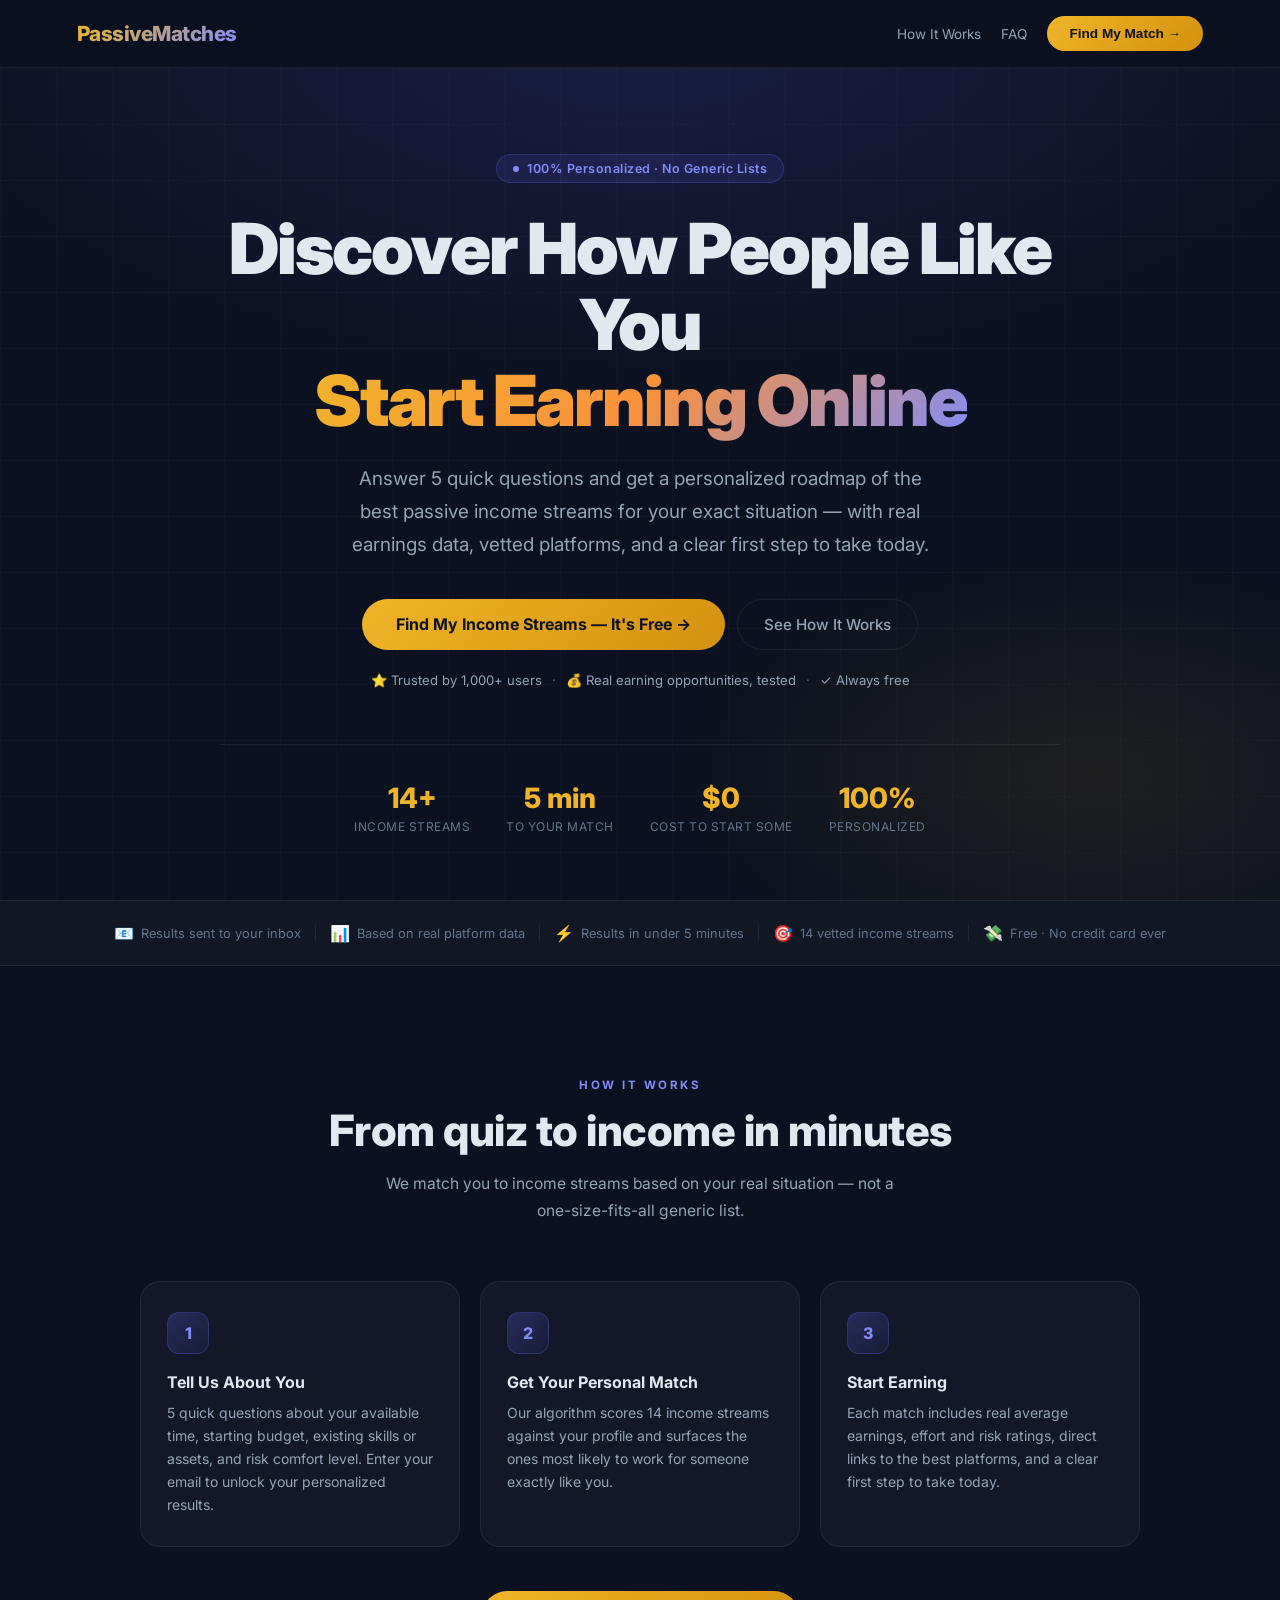
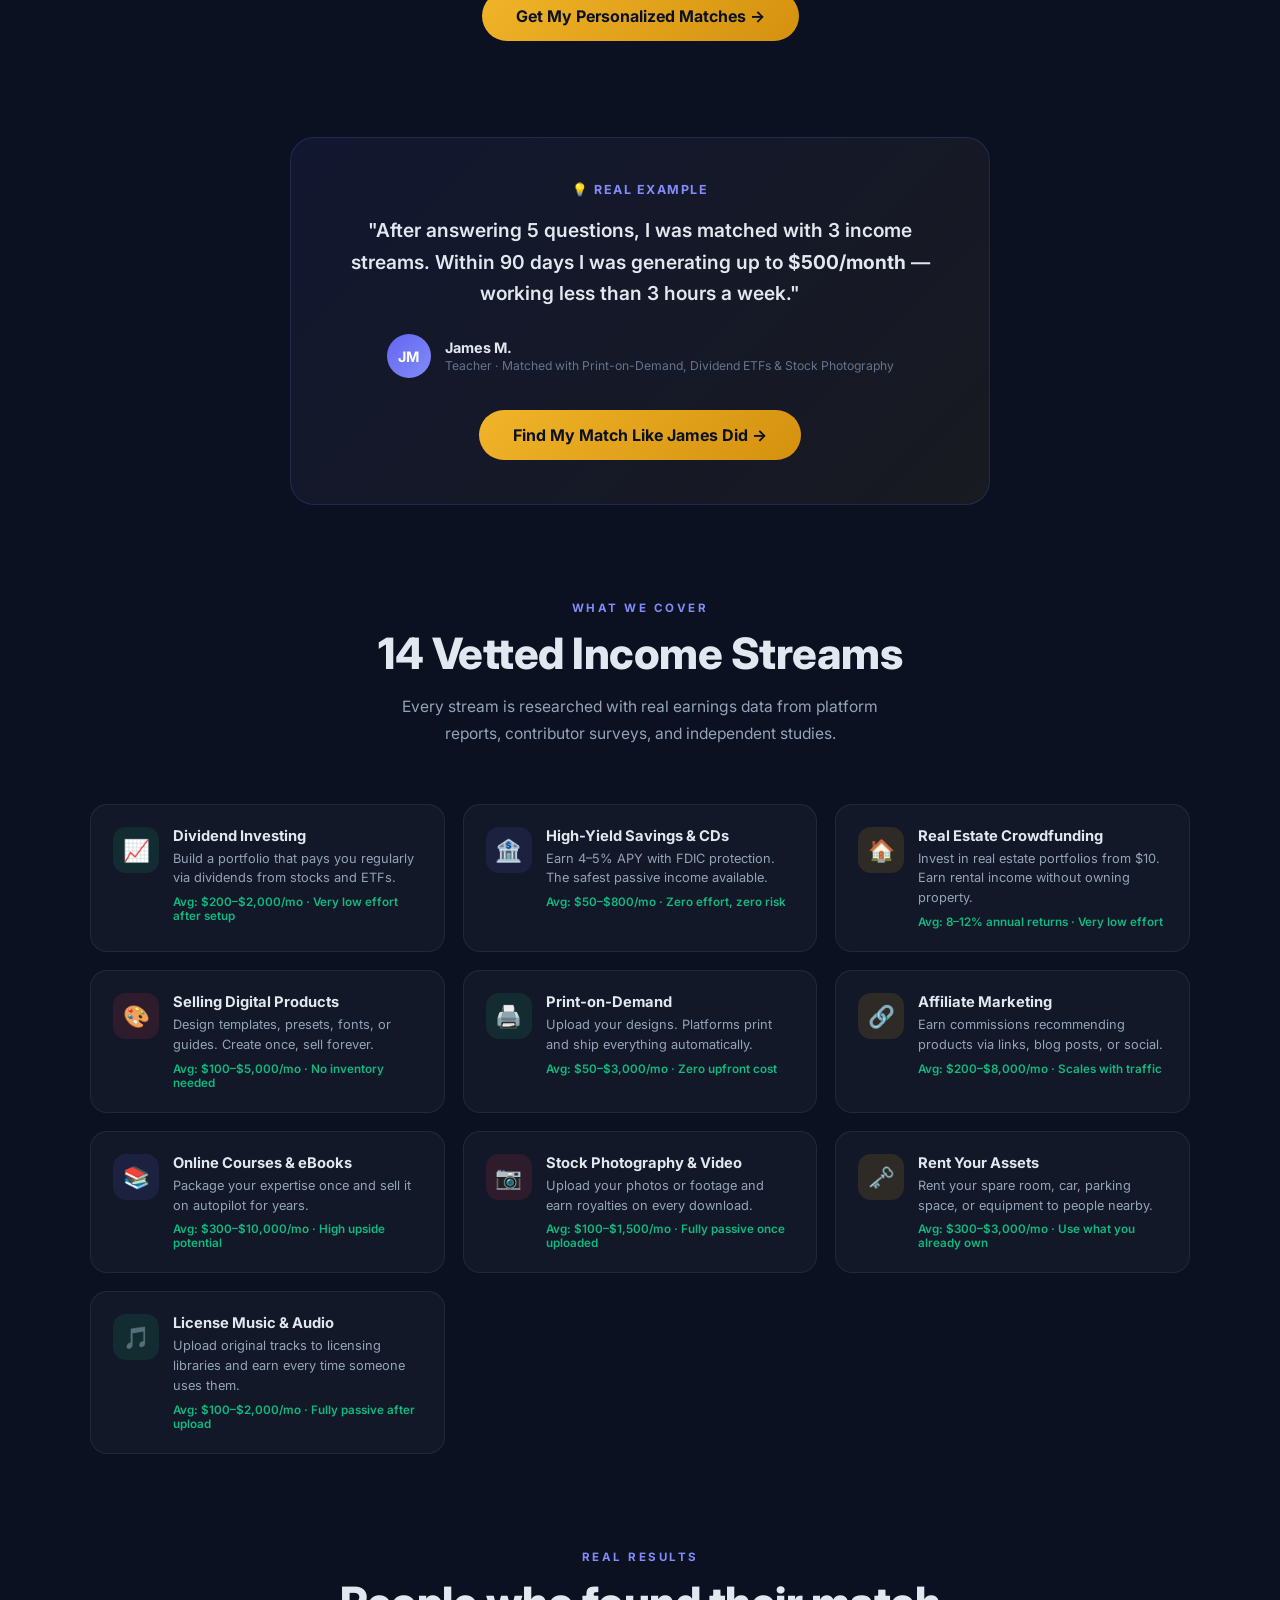
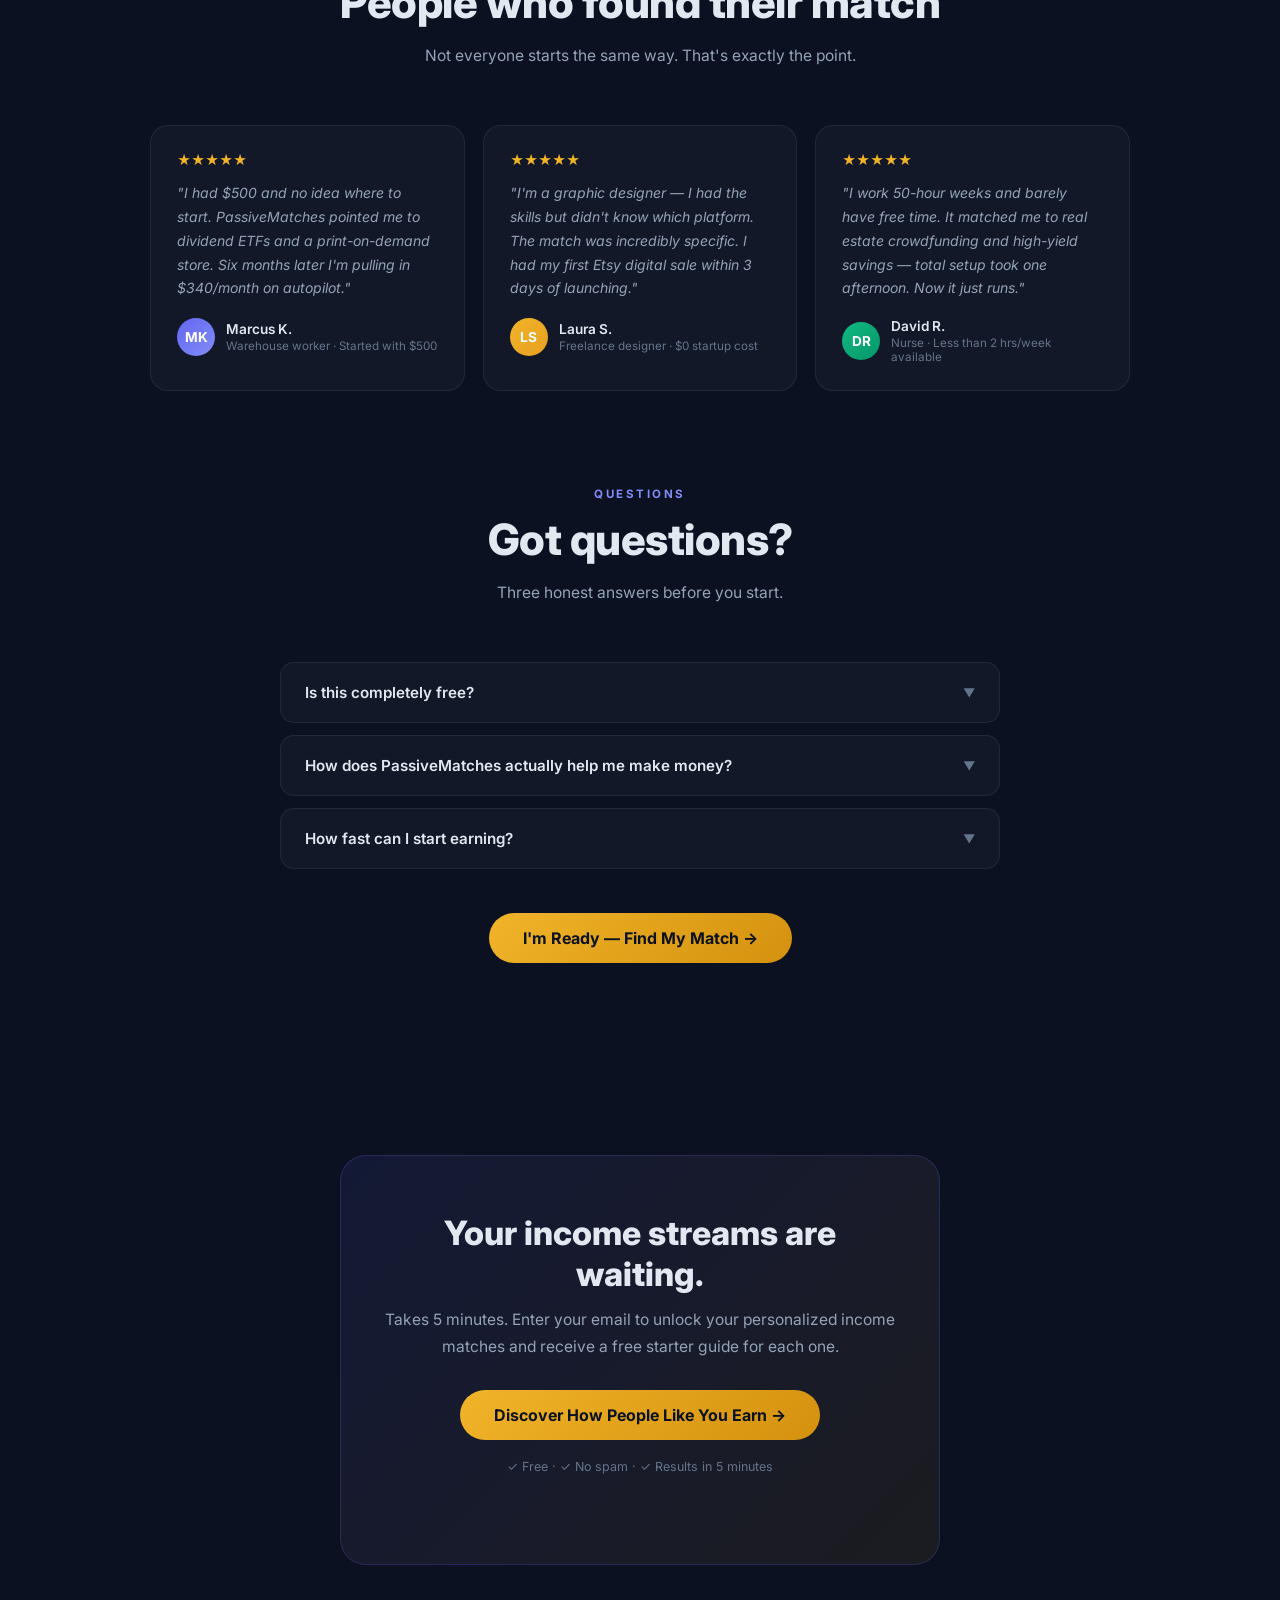
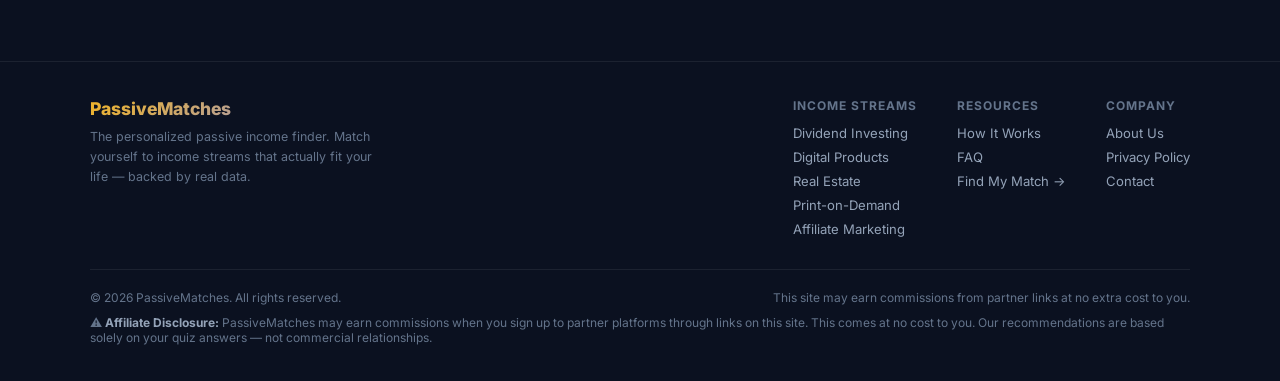
<file: index.html>
<!DOCTYPE html>
<html lang="en">
<!-- MailerLite Universal -->
<script>
    (function(w,d,e,u,f,l,n){w[f]=w[f]||function(){(w[f].q=w[f].q||[])
    .push(arguments);},l=d.createElement(e),l.async=1,l.src=u,
    n=d.getElementsByTagName(e)[0],n.parentNode.insertBefore(l,n);})
    (window,document,'script','https://assets.mailerlite.com/js/universal.js','ml');
    ml('account', '2254203');
</script>
<!-- End MailerLite Universal -->
<head>
  <meta charset="UTF-8" />
  <meta name="viewport" content="width=device-width, initial-scale=1.0"/>
  <title>PassiveMatches — Find Your Perfect Passive Income Stream</title>
  <meta name="description" content="Answer 5 questions and get a personalized roadmap of the best passive income streams for your exact situation — backed by real data.">
  <link rel="preconnect" href="https://fonts.googleapis.com">
  <link rel="preconnect" href="https://fonts.gstatic.com" crossorigin>
  <link href="https://fonts.googleapis.com/css2?family=Inter:wght@300;400;500;600;700;800;900&display=swap" rel="stylesheet">
  <!-- Google AdSense -->
  <script async src="https://pagead2.googlesyndication.com/pagead/js/adsbygoogle.js?client=ca-pub-1755330966455606" crossorigin="anonymous"></script>
  <style>
    *, *::before, *::after { box-sizing: border-box; margin: 0; padding: 0; }
    :root {
      --navy: #0b1120;
      --navy2: #111827;
      --navy3: #1a2540;
      --gold: #f0b429;
      --gold2: #ffd166;
      --accent: #6366f1;
      --accent2: #818cf8;
      --green: #10b981;
      --red: #f43f5e;
      --text: #e2e8f0;
      --text2: #94a3b8;
      --text3: #64748b;
      --border: rgba(255,255,255,0.07);
      --card: rgba(255,255,255,0.03);
    }
    html { scroll-behavior: smooth; }
    body { font-family: 'Inter', sans-serif; background: var(--navy); color: var(--text); min-height: 100vh; overflow-x: hidden; }

    /* ─── NAV ─── */
    nav {
      position: fixed; top: 0; left: 0; right: 0; z-index: 100;
      display: flex; align-items: center; justify-content: space-between;
      padding: 0 6%; height: 68px;
      background: rgba(11,17,32,0.88); backdrop-filter: blur(24px);
      border-bottom: 1px solid var(--border);
    }
    .logo { font-size: 1.3rem; font-weight: 800; letter-spacing: -0.5px; background: linear-gradient(135deg, var(--gold), var(--accent2)); -webkit-background-clip: text; -webkit-text-fill-color: transparent; cursor: pointer; }
    .nav-right { display: flex; align-items: center; gap: 20px; }
    .nav-link { font-size: 0.85rem; color: var(--text2); cursor: pointer; text-decoration: none; transition: color 0.2s; }
    .nav-link:hover { color: var(--text); }
    .nav-cta { background: linear-gradient(135deg, var(--gold), #d4910e); color: #0b1120; font-weight: 700; font-size: 0.85rem; padding: 10px 22px; border-radius: 50px; border: none; cursor: pointer; transition: transform 0.2s, box-shadow 0.2s; }
    .nav-cta:hover { transform: translateY(-1px); box-shadow: 0 8px 24px rgba(240,180,41,0.35); }

    /* ─── PAGE SYSTEM ─── */
    .page { display: none; }
    .page.active { display: block; }
    #quiz-page.active { display: flex; flex-direction: column; }
    #landing { padding-top: 68px; }
    #quiz-page, #results-page { padding-top: 68px; }

    /* ─── HERO ─── */
    .hero { min-height: calc(100vh - 68px); display: flex; flex-direction: column; align-items: center; justify-content: center; text-align: center; padding: 80px 24px 60px; position: relative; overflow: hidden; }
    .hero-bg { position: absolute; inset: 0; z-index: 0; background: radial-gradient(ellipse 90% 65% at 50% -5%, rgba(99,102,241,0.16) 0%, transparent 70%), radial-gradient(ellipse 55% 45% at 85% 85%, rgba(240,180,41,0.09) 0%, transparent 60%); }
    .hero-grid { position: absolute; inset: 0; z-index: 0; background-image: linear-gradient(rgba(255,255,255,0.02) 1px, transparent 1px), linear-gradient(90deg, rgba(255,255,255,0.02) 1px, transparent 1px); background-size: 56px 56px; }
    .hero-content { position: relative; z-index: 1; max-width: 840px; }
    .hero-badge { display: inline-flex; align-items: center; gap: 8px; background: rgba(99,102,241,0.12); border: 1px solid rgba(99,102,241,0.28); color: var(--accent2); font-size: 0.78rem; font-weight: 600; padding: 6px 16px; border-radius: 50px; margin-bottom: 28px; letter-spacing: 0.5px; }
    .badge-dot { width: 6px; height: 6px; border-radius: 50%; background: var(--accent2); animation: pulse 2s infinite; }
    @keyframes pulse { 0%,100%{opacity:1;transform:scale(1)} 50%{opacity:0.4;transform:scale(1.5)} }
    h1 { font-size: clamp(2.4rem, 6vw, 4.4rem); font-weight: 900; line-height: 1.08; letter-spacing: -2px; margin-bottom: 22px; }
    h1 span { background: linear-gradient(135deg, var(--gold) 0%, #fb923c 50%, var(--accent2) 100%); -webkit-background-clip: text; -webkit-text-fill-color: transparent; }
    .hero-sub { font-size: clamp(1rem, 2vw, 1.18rem); color: var(--text2); max-width: 580px; margin: 0 auto 38px; line-height: 1.75; font-weight: 400; }
    .hero-actions { display: flex; gap: 12px; justify-content: center; flex-wrap: wrap; }
    .btn-primary { background: linear-gradient(135deg, var(--gold), #d4910e); color: #0b1120; font-weight: 700; font-size: 1rem; padding: 15px 34px; border-radius: 50px; border: none; cursor: pointer; transition: transform 0.2s, box-shadow 0.2s; display: flex; align-items: center; gap: 8px; font-family: inherit; }
    .btn-primary:hover { transform: translateY(-2px); box-shadow: 0 12px 32px rgba(240,180,41,0.4); }
    .btn-ghost { background: transparent; border: 1px solid var(--border); color: var(--text2); font-size: 0.95rem; font-weight: 500; padding: 15px 26px; border-radius: 50px; cursor: pointer; transition: all 0.2s; font-family: inherit; }
    .btn-ghost:hover { border-color: rgba(255,255,255,0.2); color: var(--text); }
    .hero-stats { display: flex; gap: 36px; justify-content: center; flex-wrap: wrap; margin-top: 56px; padding-top: 36px; border-top: 1px solid var(--border); }
    .stat { text-align: center; }
    .stat-num { font-size: 1.75rem; font-weight: 800; color: var(--gold); }
    .stat-label { font-size: 0.75rem; color: var(--text3); margin-top: 4px; letter-spacing: 0.5px; text-transform: uppercase; }

    /* ─── TRUST BAR ─── */
    .trust-bar { background: rgba(255,255,255,0.025); border-top: 1px solid var(--border); border-bottom: 1px solid var(--border); padding: 22px 6%; display: flex; align-items: center; justify-content: center; gap: 14px; flex-wrap: wrap; }
    .trust-item { display: flex; align-items: center; gap: 7px; font-size: 0.8rem; color: var(--text3); }
    .trust-item span:first-child { font-size: 1rem; }
    .trust-sep { width: 1px; height: 16px; background: var(--border); }

    /* ─── SECTIONS ─── */
    .section { padding: 96px 6%; }
    .section-label { font-size: 0.72rem; font-weight: 700; letter-spacing: 2.5px; text-transform: uppercase; color: var(--accent2); margin-bottom: 12px; text-align: center; }
    .section-title { font-size: clamp(1.8rem, 4vw, 2.7rem); font-weight: 800; letter-spacing: -0.5px; text-align: center; margin-bottom: 14px; }
    .section-sub { text-align: center; color: var(--text2); max-width: 520px; margin: 0 auto 56px; font-size: 0.975rem; line-height: 1.75; }

    /* ─── STEPS ─── */
    .steps { display: grid; grid-template-columns: repeat(auto-fit, minmax(230px, 1fr)); gap: 20px; max-width: 1000px; margin: 0 auto; }
    .step-card { background: var(--card); border: 1px solid var(--border); border-radius: 20px; padding: 30px 26px; transition: transform 0.2s, border-color 0.2s; }
    .step-card:hover { transform: translateY(-4px); border-color: rgba(99,102,241,0.28); }
    .step-num { width: 42px; height: 42px; border-radius: 12px; background: linear-gradient(135deg, rgba(99,102,241,0.25), rgba(99,102,241,0.08)); border: 1px solid rgba(99,102,241,0.25); display: flex; align-items: center; justify-content: center; font-size: 1rem; font-weight: 800; color: var(--accent2); margin-bottom: 18px; }
    .step-card h3 { font-size: 1rem; font-weight: 700; margin-bottom: 9px; }
    .step-card p { font-size: 0.875rem; color: var(--text2); line-height: 1.65; }

    /* ─── STREAM PREVIEW GRID ─── */
    .streams-grid { display: grid; grid-template-columns: repeat(auto-fill, minmax(270px, 1fr)); gap: 18px; max-width: 1100px; margin: 0 auto; }
    .stream-preview { background: var(--card); border: 1px solid var(--border); border-radius: 17px; padding: 22px; display: flex; align-items: flex-start; gap: 14px; transition: transform 0.2s, border-color 0.2s; }
    .stream-preview:hover { transform: translateY(-3px); border-color: rgba(240,180,41,0.18); }
    .stream-icon { width: 46px; height: 46px; border-radius: 13px; flex-shrink: 0; display: flex; align-items: center; justify-content: center; font-size: 1.35rem; }
    .stream-preview h4 { font-size: 0.92rem; font-weight: 700; margin-bottom: 4px; }
    .stream-preview p { font-size: 0.8rem; color: var(--text2); line-height: 1.55; }
    .stream-earnings { font-size: 0.73rem; font-weight: 600; color: var(--green); margin-top: 7px; }

    /* ─── TESTIMONIALS ─── */
    .testimonials { display: grid; grid-template-columns: repeat(auto-fit, minmax(270px, 1fr)); gap: 18px; max-width: 980px; margin: 0 auto; }
    .testimonial { background: var(--card); border: 1px solid var(--border); border-radius: 18px; padding: 26px; }
    .t-stars { color: var(--gold); font-size: 0.85rem; margin-bottom: 13px; }
    .t-text { font-size: 0.875rem; color: var(--text2); line-height: 1.7; margin-bottom: 18px; font-style: italic; }
    .t-author { display: flex; align-items: center; gap: 11px; }
    .t-avatar { width: 38px; height: 38px; border-radius: 50%; display: flex; align-items: center; justify-content: center; font-weight: 700; font-size: 0.85rem; color: #fff; flex-shrink: 0; }
    .t-name { font-size: 0.85rem; font-weight: 600; }
    .t-meta { font-size: 0.73rem; color: var(--text3); margin-top: 2px; }

    /* ─── FAQ ─── */
    .faq-list { max-width: 720px; margin: 0 auto; display: flex; flex-direction: column; gap: 12px; }
    .faq-item { background: var(--card); border: 1px solid var(--border); border-radius: 14px; overflow: hidden; }
    .faq-q { padding: 20px 24px; cursor: pointer; display: flex; justify-content: space-between; align-items: center; gap: 16px; font-size: 0.95rem; font-weight: 600; user-select: none; transition: background 0.2s; }
    .faq-q:hover { background: rgba(255,255,255,0.03); }
    .faq-arrow { font-size: 0.75rem; color: var(--text3); transition: transform 0.3s; flex-shrink: 0; }
    .faq-item.open .faq-arrow { transform: rotate(180deg); }
    .faq-a { max-height: 0; overflow: hidden; transition: max-height 0.35s ease, padding 0.35s ease; }
    .faq-a-inner { padding: 0 24px 20px; font-size: 0.875rem; color: var(--text2); line-height: 1.75; }
    .faq-item.open .faq-a { max-height: 300px; }

    /* ─── CTA SECTION ─── */
    .cta-section { padding: 96px 6%; text-align: center; }
    .cta-box { max-width: 600px; margin: 0 auto; background: linear-gradient(135deg, rgba(99,102,241,0.1), rgba(240,180,41,0.07)); border: 1px solid rgba(99,102,241,0.22); border-radius: 26px; padding: 56px 40px; }
    .cta-box h2 { font-size: clamp(1.6rem, 3vw, 2.1rem); font-weight: 800; margin-bottom: 13px; }
    .cta-box p { color: var(--text2); margin-bottom: 30px; line-height: 1.7; font-size: 0.975rem; }

    /* ─── FOOTER ─── */
    footer { border-top: 1px solid var(--border); padding: 36px 6%; }
    .footer-inner { max-width: 1100px; margin: 0 auto; display: flex; align-items: flex-start; justify-content: space-between; flex-wrap: wrap; gap: 28px; }
    .footer-brand .footer-logo { font-size: 1.1rem; font-weight: 800; background: linear-gradient(135deg, var(--gold), var(--accent2)); -webkit-background-clip: text; -webkit-text-fill-color: transparent; margin-bottom: 8px; }
    .footer-brand p { font-size: 0.78rem; color: var(--text3); max-width: 300px; line-height: 1.6; }
    .footer-links { display: flex; gap: 40px; flex-wrap: wrap; }
    .footer-col h5 { font-size: 0.75rem; font-weight: 700; text-transform: uppercase; letter-spacing: 1px; color: var(--text3); margin-bottom: 12px; }
    .footer-col a { display: block; font-size: 0.82rem; color: var(--text2); text-decoration: none; margin-bottom: 8px; transition: color 0.2s; }
    .footer-col a:hover { color: var(--text); }
    .footer-bottom { max-width: 1100px; margin: 24px auto 0; padding-top: 20px; border-top: 1px solid var(--border); display: flex; justify-content: space-between; align-items: center; flex-wrap: wrap; gap: 10px; }
    .footer-bottom p { font-size: 0.75rem; color: var(--text3); }

    /* ─── QUIZ ─── */
    #quiz-page { min-height: 100vh; }
    .quiz-header { padding: 28px 6% 0; display: flex; flex-direction: column; align-items: center; }
    .quiz-progress-wrap { width: 100%; max-width: 540px; }
    .quiz-progress-label { display: flex; justify-content: space-between; font-size: 0.73rem; color: var(--text3); margin-bottom: 8px; font-weight: 500; }
    .quiz-progress-bar { width: 100%; height: 3px; background: rgba(255,255,255,0.07); border-radius: 50px; overflow: hidden; }
    .quiz-progress-fill { height: 100%; border-radius: 50px; background: linear-gradient(90deg, var(--gold), var(--accent)); transition: width 0.4s ease; }
    .quiz-body { flex: 1; display: flex; align-items: center; justify-content: center; padding: 36px 20px; }
    .quiz-card { width: 100%; max-width: 560px; background: var(--navy2); border: 1px solid var(--border); border-radius: 22px; padding: 42px 38px; }
    .quiz-q-num { font-size: 0.72rem; font-weight: 700; letter-spacing: 2px; color: var(--accent2); text-transform: uppercase; margin-bottom: 12px; }
    .quiz-q { font-size: clamp(1.1rem, 2.5vw, 1.35rem); font-weight: 700; margin-bottom: 28px; line-height: 1.4; }
    .quiz-options { display: flex; flex-direction: column; gap: 10px; }
    .quiz-option { background: rgba(255,255,255,0.025); border: 1.5px solid rgba(255,255,255,0.07); border-radius: 13px; padding: 15px 18px; cursor: pointer; display: flex; align-items: center; gap: 13px; transition: all 0.18s; text-align: left; font-family: inherit; color: var(--text); width: 100%; }
    .quiz-option:hover { background: rgba(99,102,241,0.07); border-color: rgba(99,102,241,0.28); }
    .quiz-option.selected { background: rgba(99,102,241,0.13); border-color: var(--accent); }
    .quiz-option.selected .opt-check { background: var(--accent); border-color: var(--accent); color: white; }
    .opt-check { width: 20px; height: 20px; border-radius: 50%; border: 2px solid rgba(255,255,255,0.18); flex-shrink: 0; display: flex; align-items: center; justify-content: center; font-size: 0.65rem; transition: all 0.18s; }
    .opt-icon { font-size: 1.15rem; flex-shrink: 0; }
    .opt-text { font-size: 0.925rem; font-weight: 600; }
    .opt-sub { font-size: 0.73rem; color: var(--text3); margin-top: 2px; }
    .quiz-nav { display: flex; justify-content: space-between; align-items: center; margin-top: 28px; }
    .btn-back { background: none; border: 1px solid var(--border); color: var(--text2); padding: 11px 22px; border-radius: 50px; cursor: pointer; font-family: inherit; font-size: 0.85rem; transition: all 0.2s; }
    .btn-back:hover { border-color: rgba(255,255,255,0.18); color: var(--text); }
    .btn-next { background: linear-gradient(135deg, var(--gold), #d4910e); color: #0b1120; font-weight: 700; font-size: 0.925rem; padding: 12px 30px; border-radius: 50px; border: none; cursor: pointer; transition: all 0.2s; opacity: 0.4; pointer-events: none; font-family: inherit; }
    .btn-next.enabled { opacity: 1; pointer-events: auto; }
    .btn-next.enabled:hover { transform: translateY(-2px); box-shadow: 0 10px 26px rgba(240,180,41,0.4); }
    .quiz-slide { transition: opacity 0.22s, transform 0.22s; }
    .quiz-slide.exit { opacity: 0; transform: translateX(-28px); }
    .quiz-slide.enter-prep { opacity: 0; transform: translateX(28px); }

    /* ─── RESULTS ─── */
    #results-page { min-height: 100vh; }
    #results-page.active { display: flex; flex-direction: column; }
    #results-page .results-grid { flex: 1; }
    #about-page.active, #privacy-page.active, #contact-page.active { display: flex; flex-direction: column; min-height: 100vh; }
    .results-hero { padding: 56px 6% 36px; text-align: center; background: linear-gradient(180deg, rgba(99,102,241,0.07) 0%, transparent 100%); }
    .results-badge { display: inline-flex; align-items: center; gap: 8px; background: rgba(16,185,129,0.1); border: 1px solid rgba(16,185,129,0.25); color: var(--green); font-size: 0.78rem; font-weight: 600; padding: 5px 14px; border-radius: 50px; margin-bottom: 18px; }
    .results-hero h2 { font-size: clamp(1.8rem, 4vw, 2.5rem); font-weight: 800; margin-bottom: 11px; }
    .results-hero p { color: var(--text2); max-width: 500px; margin: 0 auto; line-height: 1.7; font-size: 0.975rem; }
    .profile-chips { display: flex; gap: 9px; justify-content: center; flex-wrap: wrap; margin-top: 26px; }
    .chip { background: rgba(255,255,255,0.05); border: 1px solid var(--border); border-radius: 50px; padding: 5px 13px; font-size: 0.76rem; color: var(--text2); }
    .chip span { color: var(--text); font-weight: 600; }

    .results-grid { max-width: 1100px; margin: 0 auto; padding: 18px 6% 60px; display: grid; grid-template-columns: repeat(auto-fill, minmax(310px, 1fr)); gap: 22px; }
    .result-card { background: var(--navy2); border: 1px solid var(--border); border-radius: 20px; overflow: hidden; transition: transform 0.2s, box-shadow 0.2s; }
    .result-card:hover { transform: translateY(-4px); box-shadow: 0 22px 48px rgba(0,0,0,0.32); }
    .result-card.top-pick { border-color: rgba(240,180,41,0.32); }
    .result-card-header { padding: 22px 22px 14px; display: flex; align-items: flex-start; justify-content: space-between; gap: 10px; }
    .result-icon-wrap { display: flex; align-items: center; gap: 13px; flex: 1; min-width: 0; }
    .result-icon { width: 50px; height: 50px; border-radius: 15px; flex-shrink: 0; display: flex; align-items: center; justify-content: center; font-size: 1.55rem; }
    .result-title { font-size: 1rem; font-weight: 700; }
    .result-tagline { font-size: 0.77rem; color: var(--text2); margin-top: 2px; }
    .match-badge { background: rgba(16,185,129,0.12); border: 1px solid rgba(16,185,129,0.22); color: var(--green); font-size: 0.75rem; font-weight: 700; padding: 4px 11px; border-radius: 50px; white-space: nowrap; flex-shrink: 0; }
    .top-pick-label { background: linear-gradient(135deg, var(--gold), #d4910e); color: #0b1120; font-size: 0.68rem; font-weight: 800; padding: 4px 10px; border-radius: 50px; white-space: nowrap; flex-shrink: 0; letter-spacing: 0.5px; text-transform: uppercase; }
    .result-divider { height: 1px; background: var(--border); margin: 0 22px; }
    .result-stats { display: grid; grid-template-columns: repeat(3, 1fr); padding: 16px 22px; }
    .r-stat { text-align: center; }
    .r-stat + .r-stat { border-left: 1px solid var(--border); }
    .r-stat-val { font-size: 0.875rem; font-weight: 700; }
    .r-stat-label { font-size: 0.65rem; color: var(--text3); margin-top: 3px; text-transform: uppercase; letter-spacing: 0.5px; }
    .result-body { padding: 4px 22px 20px; }
    .result-desc { font-size: 0.85rem; color: var(--text2); line-height: 1.68; margin-bottom: 16px; margin-top: 14px; }
    .result-sources { margin-bottom: 16px; }
    .result-sources-label { font-size: 0.68rem; font-weight: 700; color: var(--text3); text-transform: uppercase; letter-spacing: 0.5px; margin-bottom: 7px; }
    .source-pills { display: flex; flex-wrap: wrap; gap: 6px; }
    .source-pill { background: rgba(255,255,255,0.04); border: 1px solid rgba(255,255,255,0.07); border-radius: 7px; padding: 4px 10px; font-size: 0.73rem; color: var(--text2); cursor: pointer; text-decoration: none; transition: background 0.2s, border-color 0.2s; display: inline-block; }
    .source-pill:hover { background: rgba(255,255,255,0.08); border-color: rgba(255,255,255,0.15); color: var(--text); }
    .result-bar-wrap { margin-bottom: 14px; }
    .result-bar-label { display: flex; justify-content: space-between; font-size: 0.72rem; color: var(--text3); margin-bottom: 5px; }
    .result-bar { height: 4px; background: rgba(255,255,255,0.05); border-radius: 50px; overflow: hidden; }
    .result-bar-fill { height: 100%; border-radius: 50px; transition: width 1s ease; }
    .result-cta { width: 100%; padding: 12px; border-radius: 11px; border: none; cursor: pointer; font-family: inherit; font-size: 0.86rem; font-weight: 700; background: linear-gradient(135deg, var(--gold), #d4910e); color: #0b1120; transition: transform 0.2s, box-shadow 0.2s; margin-top: 2px; }
    .result-cta:hover { transform: translateY(-1px); box-shadow: 0 8px 20px rgba(240,180,41,0.35); }
    .result-cta.secondary { background: rgba(255,255,255,0.05); color: var(--text); border: 1px solid var(--border); }
    .result-cta.secondary:hover { box-shadow: none; background: rgba(255,255,255,0.08); }

    /* ─── 4-Card Recommendation Section ─── */
    .rec-cards-section { max-width: 1100px; margin: 0 auto; padding: 8px 6% 48px; }
    .rec-cards-intro { text-align: center; margin-bottom: 22px; }
    .rec-cards-intro span {
      display: inline-block;
      background: rgba(99,102,241,0.1);
      border: 1px solid rgba(99,102,241,0.22);
      border-radius: 50px;
      padding: 7px 20px;
      font-size: 0.82rem;
      font-weight: 600;
      color: var(--accent2);
      letter-spacing: 0.2px;
    }
    .rec-cards-grid {
      display: grid;
      grid-template-columns: repeat(auto-fill, minmax(240px, 1fr));
      gap: 18px;
    }
    .rec-card {
      background: var(--navy2);
      border: 1px solid var(--border);
      border-radius: 20px;
      padding: 22px;
      cursor: pointer;
      transition: transform 0.22s, box-shadow 0.22s, border-color 0.22s;
      display: flex;
      flex-direction: column;
      gap: 10px;
    }
    .rec-card:hover { transform: translateY(-4px); }
    .rec-card.rc-accent:hover { border-color: rgba(99,102,241,0.45); box-shadow: 0 22px 48px rgba(99,102,241,0.16); }
    .rec-card.rc-gold:hover   { border-color: rgba(240,180,41,0.4);   box-shadow: 0 22px 48px rgba(240,180,41,0.12); }
    .rec-card.rc-green:hover  { border-color: rgba(16,185,129,0.4);   box-shadow: 0 22px 48px rgba(16,185,129,0.12); }
    .rec-card.rc-orange:hover { border-color: rgba(251,146,60,0.4);   box-shadow: 0 22px 48px rgba(251,146,60,0.12); }
    .rc-header { display: flex; align-items: center; justify-content: space-between; gap: 10px; }
    .rc-icon { width: 46px; height: 46px; border-radius: 13px; display: flex; align-items: center; justify-content: center; font-size: 1.45rem; flex-shrink: 0; }
    .rc-badge { font-size: 0.7rem; font-weight: 800; padding: 4px 10px; border-radius: 50px; white-space: nowrap; text-align: right; }
    .rc-badge.b-accent { background: rgba(99,102,241,0.15); border: 1px solid rgba(99,102,241,0.28); color: var(--accent2); }
    .rc-badge.b-gold   { background: rgba(240,180,41,0.13);  border: 1px solid rgba(240,180,41,0.28);  color: var(--gold); }
    .rc-badge.b-green  { background: rgba(16,185,129,0.12);  border: 1px solid rgba(16,185,129,0.25);  color: var(--green); }
    .rc-badge.b-orange { background: rgba(251,146,60,0.12);  border: 1px solid rgba(251,146,60,0.25);  color: #fb923c; }
    .rc-title { font-size: 0.97rem; font-weight: 700; color: var(--text); line-height: 1.35; }
    .rc-sub   { font-size: 0.82rem; color: var(--text2); line-height: 1.62; flex: 1; }
    .rc-extras { font-size: 0.73rem; color: var(--text3); }
    .rc-btn {
      width: 100%; padding: 12px 14px; border-radius: 11px; border: none;
      cursor: pointer; font-family: inherit; font-size: 0.85rem; font-weight: 700;
      transition: transform 0.2s, box-shadow 0.2s; margin-top: auto;
    }
    .rc-btn:hover { transform: translateY(-1px); }
    .rc-btn.btn-accent { background: linear-gradient(135deg, var(--accent), #4f46e5); color: #fff; }
    .rc-btn.btn-accent:hover { box-shadow: 0 8px 22px rgba(99,102,241,0.42); }
    .rc-btn.btn-gold   { background: linear-gradient(135deg, var(--gold), #d4910e);  color: #0b1120; }
    .rc-btn.btn-gold:hover   { box-shadow: 0 8px 22px rgba(240,180,41,0.4); }
    .rc-btn.btn-green  { background: linear-gradient(135deg, var(--green), #059669); color: #fff; }
    .rc-btn.btn-green:hover  { box-shadow: 0 8px 22px rgba(16,185,129,0.4); }
    .rc-btn.btn-orange { background: linear-gradient(135deg, #fb923c, #ea580c); color: #fff; }
    .rc-btn.btn-orange:hover { box-shadow: 0 8px 22px rgba(251,146,60,0.4); }
    @media(max-width: 560px) { .rec-cards-grid { grid-template-columns: 1fr; } }

    /* email capture */
    .email-section { background: linear-gradient(135deg, rgba(99,102,241,0.1), rgba(240,180,41,0.05)); border-top: 1px solid var(--border); border-bottom: 1px solid var(--border); padding: 56px 6%; text-align: center; }
    .email-section h3 { font-size: 1.45rem; font-weight: 800; margin-bottom: 10px; }
    .email-section p { color: var(--text2); max-width: 420px; margin: 0 auto 26px; font-size: 0.9rem; line-height: 1.65; }
    .email-form { display: flex; gap: 10px; max-width: 420px; margin: 0 auto; flex-wrap: wrap; justify-content: center; }
    .email-input { flex: 1; min-width: 210px; padding: 13px 18px; background: rgba(255,255,255,0.05); border: 1px solid rgba(255,255,255,0.1); border-radius: 50px; color: var(--text); font-family: inherit; font-size: 0.88rem; outline: none; transition: border-color 0.2s; }
    .email-input::placeholder { color: var(--text3); }
    .email-input:focus { border-color: rgba(99,102,241,0.45); }
    .btn-email { padding: 13px 26px; background: linear-gradient(135deg, var(--accent), #4f46e5); color: #fff; border: none; border-radius: 50px; font-family: inherit; font-size: 0.88rem; font-weight: 700; cursor: pointer; white-space: nowrap; transition: transform 0.2s, box-shadow 0.2s; }
    .btn-email:hover { transform: translateY(-1px); box-shadow: 0 8px 20px rgba(99,102,241,0.38); }
    .retake-bar { text-align: center; padding: 22px 6%; display: flex; align-items: center; justify-content: center; gap: 16px; flex-wrap: wrap; }
    .btn-retake { background: none; border: 1px solid var(--border); color: var(--text2); font-family: inherit; font-size: 0.83rem; font-weight: 500; padding: 9px 20px; border-radius: 50px; cursor: pointer; transition: all 0.2s; }
    .btn-retake:hover { border-color: rgba(255,255,255,0.18); color: var(--text); }
    .results-footer-note { text-align: center; padding: 0 6% 52px; color: var(--text3); font-size: 0.76rem; max-width: 580px; margin: 0 auto; line-height: 1.75; }

    /* social proof + example */
    .hero-social-proof { display:flex; align-items:center; justify-content:center; gap:10px; flex-wrap:wrap; margin-top:22px; font-size:0.82rem; color:var(--text2); }
    .proof-sep { color:var(--text3); }
    .example-block { max-width:700px; margin:0 auto; background:linear-gradient(135deg,rgba(99,102,241,0.08),rgba(240,180,41,0.06)); border:1px solid rgba(99,102,241,0.2); border-radius:24px; padding:44px 48px; text-align:center; }
    .example-label { font-size:0.78rem; font-weight:700; letter-spacing:1.5px; text-transform:uppercase; color:var(--accent2); margin-bottom:18px; }
    .example-quote { font-size:clamp(1rem,2.2vw,1.2rem); font-weight:600; line-height:1.65; color:var(--text); margin-bottom:24px; }
    .example-meta { display:flex; align-items:center; justify-content:center; gap:14px; }
    .example-avatar { width:44px; height:44px; border-radius:50%; background:linear-gradient(135deg,#6366f1,#818cf8); display:flex; align-items:center; justify-content:center; font-weight:700; font-size:0.9rem; color:#fff; flex-shrink:0; }
    .example-name { font-size:0.9rem; font-weight:700; text-align:left; }
    .example-role { font-size:0.76rem; color:var(--text3); text-align:left; margin-top:2px; }

    @media(max-width:620px) {
      .example-block { padding: 32px 24px; }
      .example-meta { flex-direction:column; text-align:center; }
      .example-name, .example-role { text-align:center; }
      .quiz-card { padding: 28px 20px; }
      .nav-right .nav-link { display: none; }
      .footer-links { gap: 24px; }
    }

    /* ─── SHARE SECTION ─── */
    .share-section {
      max-width: 780px; margin: 0 auto; padding: 0 6% 40px;
    }
    .share-box {
      background: linear-gradient(135deg, rgba(37,211,102,0.07), rgba(99,102,241,0.07));
      border: 1px solid rgba(37,211,102,0.2);
      border-radius: 22px; padding: 36px 32px; text-align: center;
    }
    .share-box h3 { font-size: 1.15rem; font-weight: 800; margin-bottom: 8px; }
    .share-box p  { font-size: 0.875rem; color: var(--text2); margin-bottom: 22px; line-height: 1.6; }
    .share-buttons { display: flex; gap: 10px; justify-content: center; flex-wrap: wrap; }
    .share-btn {
      display: flex; align-items: center; gap: 8px;
      padding: 12px 22px; border-radius: 50px; border: none;
      font-family: inherit; font-size: 0.88rem; font-weight: 700;
      cursor: pointer; transition: transform 0.2s, box-shadow 0.2s;
    }
    .share-btn:hover { transform: translateY(-2px); }
    .share-wa    { background: #25D366; color: #fff; }
    .share-wa:hover { box-shadow: 0 8px 24px rgba(37,211,102,0.4); }
    .share-tiktok { background: #010101; color: #fff; border: 1px solid rgba(255,255,255,0.1); }
    .share-tiktok:hover { box-shadow: 0 8px 24px rgba(0,0,0,0.4); }
    .share-copy { background: rgba(255,255,255,0.06); color: var(--text); border: 1px solid var(--border); }
    .share-copy:hover { background: rgba(255,255,255,0.1); }

    /* ─── AD SLOTS ─── */
    .ad-slot {
      max-width: 900px; margin: 0 auto; padding: 8px 6%;
      text-align: center;
    }
    .ad-slot-inner {
      min-height: 90px; border-radius: 12px;
      border: 1px dashed rgba(255,255,255,0.07);
      display: flex; align-items: center; justify-content: center;
      color: var(--text3); font-size: 0.72rem; letter-spacing: 1px;
    }

  </style>
</head>
<body>

<!-- ═══ NAV ═══ -->
<nav>
  <div class="logo" onclick="goToLanding()">PassiveMatches</div>
  <div class="nav-right">
    <a class="nav-link" onclick="scrollToSection('how-it-works')">How It Works</a>
    <a class="nav-link" onclick="scrollToSection('faq')">FAQ</a>
    <button class="nav-cta" onclick="goToQuiz()">Find My Match →</button>
  </div>
</nav>

<!-- ═══ LANDING ═══ -->
<div id="landing" class="page active">

  <section class="hero">
    <div class="hero-bg"></div>
    <div class="hero-grid"></div>
    <div class="hero-content">
      <div class="hero-badge"><span class="badge-dot"></span>100% Personalized · No Generic Lists</div>
      <h1>Discover How People Like You<br><span>Start Earning Online</span></h1>
      <p class="hero-sub">Answer 5 quick questions and get a personalized roadmap of the best passive income streams for your exact situation — with real earnings data, vetted platforms, and a clear first step to take today.</p>
      <div class="hero-actions">
        <button class="btn-primary" onclick="goToQuiz()">Find My Income Streams — It's Free →</button>
        <button class="btn-ghost" onclick="scrollToSection('how-it-works')">See How It Works</button>
      </div>
      <div class="hero-social-proof">
        <span>⭐ Trusted by 1,000+ users</span>
        <span class="proof-sep">·</span>
        <span>💰 Real earning opportunities, tested</span>
        <span class="proof-sep">·</span>
        <span>✓ Always free</span>
      </div>
      <div class="hero-stats">
        <div class="stat"><div class="stat-num">14+</div><div class="stat-label">Income Streams</div></div>
        <div class="stat"><div class="stat-num">5 min</div><div class="stat-label">To Your Match</div></div>
        <div class="stat"><div class="stat-num">$0</div><div class="stat-label">Cost to Start Some</div></div>
        <div class="stat"><div class="stat-num">100%</div><div class="stat-label">Personalized</div></div>
      </div>
    </div>
  </section>

  <div class="trust-bar">
    <div class="trust-item"><span>📧</span><span>Results sent to your inbox</span></div>
    <div class="trust-sep"></div>
    <div class="trust-item"><span>📊</span><span>Based on real platform data</span></div>
    <div class="trust-sep"></div>
    <div class="trust-item"><span>⚡</span><span>Results in under 5 minutes</span></div>
    <div class="trust-sep"></div>
    <div class="trust-item"><span>🎯</span><span>14 vetted income streams</span></div>
    <div class="trust-sep"></div>
    <div class="trust-item"><span>💸</span><span>Free · No credit card ever</span></div>
  </div>

  <!-- AD SLOT 3: Landing page — below hero/trust bar -->
  <div class="ad-slot" id="ad-slot-landing">
    <ins class="adsbygoogle"
         style="display:block"
         data-ad-client="ca-pub-1755330966455606"
         data-ad-slot="auto"
         data-ad-format="auto"
         data-full-width-responsive="true"></ins>
    <script>(adsbygoogle = window.adsbygoogle || []).push({});</script>
  </div>

  <!-- HOW IT WORKS -->
  <section class="section" id="how-it-works">
    <div class="section-label">How It Works</div>
    <h2 class="section-title">From quiz to income in minutes</h2>
    <p class="section-sub">We match you to income streams based on your real situation — not a one-size-fits-all generic list.</p>
    <div class="steps">
      <div class="step-card">
        <div class="step-num">1</div>
        <h3>Tell Us About You</h3>
        <p>5 quick questions about your available time, starting budget, existing skills or assets, and risk comfort level. Enter your email to unlock your personalized results.</p>
      </div>
      <div class="step-card">
        <div class="step-num">2</div>
        <h3>Get Your Personal Match</h3>
        <p>Our algorithm scores 14 income streams against your profile and surfaces the ones most likely to work for someone exactly like you.</p>
      </div>
      <div class="step-card">
        <div class="step-num">3</div>
        <h3>Start Earning</h3>
        <p>Each match includes real average earnings, effort and risk ratings, direct links to the best platforms, and a clear first step to take today.</p>
      </div>
    </div>
    <div style="text-align:center;margin-top:44px;">
      <button class="btn-primary" style="margin:0 auto;" onclick="goToQuiz()">Get My Personalized Matches →</button>
    </div>
  </section>

  <!-- REAL EXAMPLE -->
  <section class="section" style="padding-top:0;">
    <div class="example-block">
      <div class="example-label">💡 Real Example</div>
      <div class="example-quote">"After answering 5 questions, I was matched with 3 income streams. Within 90 days I was generating up to <strong>$500/month</strong> — working less than 3 hours a week."</div>
      <div class="example-meta">
        <div class="example-avatar">JM</div>
        <div>
          <div class="example-name">James M.</div>
          <div class="example-role">Teacher · Matched with Print-on-Demand, Dividend ETFs & Stock Photography</div>
        </div>
      </div>
      <button class="btn-primary" style="margin:32px auto 0;" onclick="goToQuiz()">Find My Match Like James Did →</button>
    </div>
  </section>

  <!-- INCOME STREAMS PREVIEW -->
  <section class="section" style="padding-top:0;">
    <div class="section-label">What We Cover</div>
    <h2 class="section-title">14 Vetted Income Streams</h2>
    <p class="section-sub">Every stream is researched with real earnings data from platform reports, contributor surveys, and independent studies.</p>
    <div class="streams-grid">
      <div class="stream-preview">
        <div class="stream-icon" style="background:rgba(16,185,129,0.12);">📈</div>
        <div><h4>Dividend Investing</h4><p>Build a portfolio that pays you regularly via dividends from stocks and ETFs.</p><div class="stream-earnings">Avg: $200–$2,000/mo · Very low effort after setup</div></div>
      </div>
      <div class="stream-preview">
        <div class="stream-icon" style="background:rgba(99,102,241,0.12);">🏦</div>
        <div><h4>High-Yield Savings & CDs</h4><p>Earn 4–5% APY with FDIC protection. The safest passive income available.</p><div class="stream-earnings">Avg: $50–$800/mo · Zero effort, zero risk</div></div>
      </div>
      <div class="stream-preview">
        <div class="stream-icon" style="background:rgba(240,180,41,0.12);">🏠</div>
        <div><h4>Real Estate Crowdfunding</h4><p>Invest in real estate portfolios from $10. Earn rental income without owning property.</p><div class="stream-earnings">Avg: 8–12% annual returns · Very low effort</div></div>
      </div>
      <div class="stream-preview">
        <div class="stream-icon" style="background:rgba(244,63,94,0.12);">🎨</div>
        <div><h4>Selling Digital Products</h4><p>Design templates, presets, fonts, or guides. Create once, sell forever.</p><div class="stream-earnings">Avg: $100–$5,000/mo · No inventory needed</div></div>
      </div>
      <div class="stream-preview">
        <div class="stream-icon" style="background:rgba(16,185,129,0.12);">🖨️</div>
        <div><h4>Print-on-Demand</h4><p>Upload your designs. Platforms print and ship everything automatically.</p><div class="stream-earnings">Avg: $50–$3,000/mo · Zero upfront cost</div></div>
      </div>
      <div class="stream-preview">
        <div class="stream-icon" style="background:rgba(240,180,41,0.12);">🔗</div>
        <div><h4>Affiliate Marketing</h4><p>Earn commissions recommending products via links, blog posts, or social.</p><div class="stream-earnings">Avg: $200–$8,000/mo · Scales with traffic</div></div>
      </div>
      <div class="stream-preview">
        <div class="stream-icon" style="background:rgba(99,102,241,0.12);">📚</div>
        <div><h4>Online Courses & eBooks</h4><p>Package your expertise once and sell it on autopilot for years.</p><div class="stream-earnings">Avg: $300–$10,000/mo · High upside potential</div></div>
      </div>
      <div class="stream-preview">
        <div class="stream-icon" style="background:rgba(244,63,94,0.12);">📷</div>
        <div><h4>Stock Photography & Video</h4><p>Upload your photos or footage and earn royalties on every download.</p><div class="stream-earnings">Avg: $100–$1,500/mo · Fully passive once uploaded</div></div>
      </div>
      <div class="stream-preview">
        <div class="stream-icon" style="background:rgba(240,180,41,0.12);">🗝️</div>
        <div><h4>Rent Your Assets</h4><p>Rent your spare room, car, parking space, or equipment to people nearby.</p><div class="stream-earnings">Avg: $300–$3,000/mo · Use what you already own</div></div>
      </div>
      <div class="stream-preview">
        <div class="stream-icon" style="background:rgba(16,185,129,0.12);">🎵</div>
        <div><h4>License Music & Audio</h4><p>Upload original tracks to licensing libraries and earn every time someone uses them.</p><div class="stream-earnings">Avg: $100–$2,000/mo · Fully passive after upload</div></div>
      </div>
    </div>
  </section>

  <!-- TESTIMONIALS -->
  <section class="section" style="padding-top:0;">
    <div class="section-label">Real Results</div>
    <h2 class="section-title">People who found their match</h2>
    <p class="section-sub">Not everyone starts the same way. That's exactly the point.</p>
    <div class="testimonials">
      <div class="testimonial">
        <div class="t-stars">★★★★★</div>
        <p class="t-text">"I had $500 and no idea where to start. PassiveMatches pointed me to dividend ETFs and a print-on-demand store. Six months later I'm pulling in $340/month on autopilot."</p>
        <div class="t-author">
          <div class="t-avatar" style="background:linear-gradient(135deg,#6366f1,#818cf8);">MK</div>
          <div><div class="t-name">Marcus K.</div><div class="t-meta">Warehouse worker · Started with $500</div></div>
        </div>
      </div>
      <div class="testimonial">
        <div class="t-stars">★★★★★</div>
        <p class="t-text">"I'm a graphic designer — I had the skills but didn't know which platform. The match was incredibly specific. I had my first Etsy digital sale within 3 days of launching."</p>
        <div class="t-author">
          <div class="t-avatar" style="background:linear-gradient(135deg,#f0b429,#e8a020);">LS</div>
          <div><div class="t-name">Laura S.</div><div class="t-meta">Freelance designer · $0 startup cost</div></div>
        </div>
      </div>
      <div class="testimonial">
        <div class="t-stars">★★★★★</div>
        <p class="t-text">"I work 50-hour weeks and barely have free time. It matched me to real estate crowdfunding and high-yield savings — total setup took one afternoon. Now it just runs."</p>
        <div class="t-author">
          <div class="t-avatar" style="background:linear-gradient(135deg,#10b981,#059669);">DR</div>
          <div><div class="t-name">David R.</div><div class="t-meta">Nurse · Less than 2 hrs/week available</div></div>
        </div>
      </div>
    </div>
  </section>

  <!-- FAQ -->
  <section class="section" style="padding-top:0;" id="faq">
    <div class="section-label">Questions</div>
    <h2 class="section-title">Got questions?</h2>
    <p class="section-sub">Three honest answers before you start.</p>
    <div class="faq-list">
      <div class="faq-item">
        <div class="faq-q" onclick="toggleFaq(this)">Is this completely free?<span class="faq-arrow">▼</span></div>
        <div class="faq-a"><div class="faq-a-inner">Yes — 100% free. No credit card, no hidden fees. You answer 5 questions, enter your email to unlock your personalized results, and you're done. PassiveMatches earns small commissions from partner platforms if you choose to sign up with them — at absolutely no cost to you.</div></div>
      </div>
      <div class="faq-item">
        <div class="faq-q" onclick="toggleFaq(this)">How does PassiveMatches actually help me make money?<span class="faq-arrow">▼</span></div>
        <div class="faq-a"><div class="faq-a-inner">We don't make money for you — we find the right path for you to do it yourself. Based on your answers, we match you to real, proven income streams (like dividend investing, digital products, or renting assets) that fit your time, budget, and skills. Each result includes direct links to the platforms you need and clear instructions on how to start.</div></div>
      </div>
      <div class="faq-item">
        <div class="faq-q" onclick="toggleFaq(this)">How fast can I start earning?<span class="faq-arrow">▼</span></div>
        <div class="faq-a"><div class="faq-a-inner">It depends on your match. A high-yield savings account starts paying interest from day one. Print-on-demand and digital products can generate your first sale within days. Dividend investing pays quarterly. The quiz takes 5 minutes — your first income action can happen today.</div></div>
      </div>
    </div>
    <div style="text-align:center;margin-top:44px;">
      <button class="btn-primary" style="margin:0 auto;" onclick="goToQuiz()">I'm Ready — Find My Match →</button>
    </div>
  </section>

  <!-- CTA -->
  <section class="cta-section">
    <div class="cta-box">
      <h2>Your income streams are waiting.</h2>
      <p>Takes 5 minutes. Enter your email to unlock your personalized income matches and receive a free starter guide for each one.</p>
      <button class="btn-primary" style="margin:0 auto;" onclick="goToQuiz()">Discover How People Like You Earn →</button>
      <p style="margin-top:16px;font-size:0.78rem;color:var(--text3);">✓ Free · ✓ No spam · ✓ Results in 5 minutes</p>
    </div>
  </section>

  <footer>
    <div class="footer-inner">
      <div class="footer-brand">
        <div class="footer-logo">PassiveMatches</div>
        <p>The personalized passive income finder. Match yourself to income streams that actually fit your life — backed by real data.</p>
      </div>
      <div class="footer-links">
        <div class="footer-col">
          <h5>Income Streams</h5>
          <a onclick="goToQuiz()">Dividend Investing</a>
          <a onclick="goToQuiz()">Digital Products</a>
          <a onclick="goToQuiz()">Real Estate</a>
          <a onclick="goToQuiz()">Print-on-Demand</a>
          <a onclick="goToQuiz()">Affiliate Marketing</a>
        </div>
        <div class="footer-col">
          <h5>Resources</h5>
          <a onclick="scrollToSection('how-it-works')">How It Works</a>
          <a onclick="scrollToSection('faq')">FAQ</a>
          <a onclick="goToQuiz()">Find My Match →</a>
        </div>
        <div class="footer-col">
          <h5>Company</h5>
          <a href="/about">About Us</a>
          <a href="/privacy">Privacy Policy</a>
          <a href="/contact">Contact</a>
        </div>
      </div>
    </div>
    <div class="footer-bottom">
      <p>© 2026 PassiveMatches. All rights reserved.</p>
      <p>This site may earn commissions from partner links at no extra cost to you.</p>
      <p>⚠️ <strong style="color:var(--text2);">Affiliate Disclosure:</strong> PassiveMatches may earn commissions when you sign up to partner platforms through links on this site. This comes at no cost to you. Our recommendations are based solely on your quiz answers — not commercial relationships.</p>
    </div>
  </footer>

</div><!-- /landing -->


<!-- ═══ QUIZ ═══ -->
<div id="quiz-page" class="page">
  <div class="quiz-header">
    <div class="quiz-progress-wrap">
      <div class="quiz-progress-label">
        <span id="q-label">Question 1 of 5</span>
        <span id="q-pct">20%</span>
      </div>
      <div class="quiz-progress-bar">
        <div class="quiz-progress-fill" id="q-fill" style="width:20%"></div>
      </div>
    </div>
  </div>
  <div class="quiz-body">
    <div class="quiz-card quiz-slide" id="quiz-card">
      <div class="quiz-q-num" id="q-num">Question 1 of 5</div>
      <div class="quiz-q" id="q-text"></div>
      <div class="quiz-options" id="q-options"></div>
      <div class="quiz-nav">
        <button class="btn-back" id="q-back" onclick="prevQ()">← Back</button>
        <button class="btn-next" id="q-next" onclick="nextQ()">Next →</button>
      </div>
    </div>
  </div>
</div>


<!-- ═══ EMAIL GATE ═══ -->
<div id="email-gate" class="page">
  <div class="quiz-body" style="min-height:calc(100vh - 68px);">
    <div class="quiz-card" style="text-align:center;max-width:500px;">
      <div style="font-size:2.5rem;margin-bottom:14px;">🎯</div>
      <div style="font-size:0.72rem;font-weight:700;letter-spacing:2px;color:var(--green);text-transform:uppercase;margin-bottom:10px;">✓ Analysis Complete</div>
      <h2 style="font-size:1.5rem;font-weight:800;margin-bottom:10px;line-height:1.3;">Your personalized income matches are ready.</h2>
      <p style="font-size:0.88rem;color:var(--text2);line-height:1.65;margin-bottom:6px;">Enter your email to unlock your results + receive a free step-by-step starter guide for your top matches.</p>
      <p style="font-size:0.78rem;color:var(--text3);margin-bottom:22px;">No spam. Unsubscribe any time. Takes 5 seconds.</p>
      <div style="display:flex;flex-direction:column;gap:10px;">
        <div class="ml-embedded" data-form="7afQih"></div>
      </div>
      <p style="font-size:0.72rem;color:var(--text3);margin-top:14px;">🔒 We respect your privacy. Your data is never sold.</p>
    </div>
  </div>
</div>

<!-- ═══ RESULTS ═══ -->
<div id="results-page" class="page">
  <div class="results-hero">
    <div class="results-badge">✓ Analysis Complete</div>
    <h2 id="results-title">Your Top Income Matches</h2>
    <p id="results-sub">Based on your profile, here are the passive income streams most likely to work for you — ranked by fit score, with real data and direct links.</p>
    <div class="profile-chips" id="profile-chips"></div>
  </div>

  <!-- AD SLOT 1: Leaderboard — above results grid (728×90 or responsive) -->
  <div class="ad-slot" id="ad-slot-results-top">
    <ins class="adsbygoogle"
         style="display:block"
         data-ad-client="ca-pub-1755330966455606"
         data-ad-slot="auto"
         data-ad-format="auto"
         data-full-width-responsive="true"></ins>
    <script>(adsbygoogle = window.adsbygoogle || []).push({});</script>
  </div>

  <div class="results-grid" id="results-grid"></div>

  <!-- AD SLOT 2: Mid-page — between results and recommendations -->
  <div class="ad-slot" id="ad-slot-results-mid">
    <ins class="adsbygoogle"
         style="display:block"
         data-ad-client="ca-pub-1755330966455606"
         data-ad-slot="auto"
         data-ad-format="auto"
         data-full-width-responsive="true"></ins>
    <script>(adsbygoogle = window.adsbygoogle || []).push({});</script>
  </div>

  <!-- ═══ 4-CARD RECOMMENDATIONS ═══ -->
  <div class="rec-cards-section">
    <div class="rec-cards-intro">
      <span>💡 Based on your answers, these are the best next steps for you</span>
    </div>
    <div class="rec-cards-grid">

      <!-- Card 1: Smart Money Management -->
      <div class="rec-card rc-accent" role="link" tabindex="0"
           onclick="window.open('https://www.digital-planning-studio.com/#aff=supportd7dc','_blank','noopener')"
           onkeydown="if(event.key==='Enter'||event.key===' ')window.open('https://www.digital-planning-studio.com/#aff=supportd7dc','_blank','noopener')">
        <div class="rc-header">
          <div class="rc-icon" style="background:linear-gradient(135deg,rgba(99,102,241,0.28),rgba(99,102,241,0.1))">💰</div>
          <span class="rc-badge b-accent">Recommended for you</span>
        </div>
        <div class="rc-title">Smart Money Management</div>
        <div class="rc-sub">Take control of your finances with a simple system that actually works.</div>
        <div class="rc-extras">Beginner friendly · Simple system</div>
        <button class="rc-btn btn-accent"
          onclick="event.stopPropagation();window.open('https://www.digital-planning-studio.com/#aff=supportd7dc','_blank','noopener')">
          Start Managing Money →
        </button>
      </div>

      <!-- Card 2: Build Real Cashflow -->
      <div class="rec-card rc-gold" role="link" tabindex="0"
           onclick="window.open('https://www.digistore24.com/redir/489118/supportd7dc/','_blank','noopener')"
           onkeydown="if(event.key==='Enter'||event.key===' ')window.open('https://www.digistore24.com/redir/489118/supportd7dc/','_blank','noopener')">
        <div class="rc-header">
          <div class="rc-icon" style="background:linear-gradient(135deg,rgba(240,180,41,0.28),rgba(240,180,41,0.1))">📈</div>
          <span class="rc-badge b-gold">Strong income potential</span>
        </div>
        <div class="rc-title">Build Real Cashflow</div>
        <div class="rc-sub">Learn how to create consistent income streams and stop living paycheck to paycheck.</div>
        <div class="rc-extras">Proven strategies · Long-term income</div>
        <button class="rc-btn btn-gold"
          onclick="event.stopPropagation();window.open('https://www.digistore24.com/redir/489118/supportd7dc/','_blank','noopener')">
          See How It Works →
        </button>
      </div>

      <!-- Card 3: Print-on-Demand -->
      <div class="rec-card rc-green" role="link" tabindex="0"
           onclick="window.open('https://www.checkout-ds24.com/redir/606273/supportd7dc/','_blank','noopener')"
           onkeydown="if(event.key==='Enter'||event.key===' ')window.open('https://www.checkout-ds24.com/redir/606273/supportd7dc/','_blank','noopener')">
        <div class="rc-header">
          <div class="rc-icon" style="background:linear-gradient(135deg,rgba(16,185,129,0.28),rgba(16,185,129,0.1))">🛍️</div>
          <span class="rc-badge b-green">Beginner friendly</span>
        </div>
        <div class="rc-title">Start a Print-on-Demand Business</div>
        <div class="rc-sub">Launch your own online store with zero inventory and start selling today.</div>
        <div class="rc-extras">No experience needed · Start today</div>
        <button class="rc-btn btn-green"
          onclick="event.stopPropagation();window.open('https://www.checkout-ds24.com/redir/606273/supportd7dc/','_blank','noopener')">
          Get Started Now →
        </button>
      </div>

      <!-- Card 4: Etsy Business -->
      <div class="rec-card rc-orange" role="link" tabindex="0"
           onclick="window.open('https://www.digistore24.com/redir/538173/supportd7dc/','_blank','noopener')"
           onkeydown="if(event.key==='Enter'||event.key===' ')window.open('https://www.digistore24.com/redir/538173/supportd7dc/','_blank','noopener')">
        <div class="rc-header">
          <div class="rc-icon" style="background:linear-gradient(135deg,rgba(251,146,60,0.28),rgba(251,146,60,0.1))">🏪</div>
          <span class="rc-badge b-orange">Low startup cost</span>
        </div>
        <div class="rc-title">Start an Etsy Business</div>
        <div class="rc-sub">Sell handmade or digital products and build your own online shop.</div>
        <div class="rc-extras">Beginner friendly · Low startup cost</div>
        <button class="rc-btn btn-orange"
          onclick="event.stopPropagation();window.open('https://www.digistore24.com/redir/538173/supportd7dc/','_blank','noopener')">
          Start Selling on Etsy →
        </button>
      </div>

    </div>
  </div>
  <!-- ═══ / 4-CARD RECOMMENDATIONS ═══ -->

  <div class="email-section">
    <h3>Get Your Full Starter Guide</h3>
    <p>We'll send a step-by-step PDF for your top 3 matches, plus vetted tools, income tips, and weekly ideas. Free, no spam.</p>
    <div class="email-form">
<p style="margin-top:10px;font-size:1rem;color:#ccc;">
You're in! We're preparing your personalized recommendations 📩
</p>

<button class="btn-primary" style="margin-top:15px;">
View Recommended Platforms
</button>
  </div>

  <!-- ═══ SHARE SECTION ═══ -->
  <div class="share-section">
    <div class="share-box">
      <div style="font-size:1.8rem;margin-bottom:10px;">🔥</div>
      <h3>Know someone who's trying to make money online?</h3>
      <p>Send them their free personalized match — it takes 5 minutes and costs nothing.</p>
      <div class="share-buttons">
        <button class="share-btn share-wa" onclick="shareWhatsApp()">
          <svg width="18" height="18" viewBox="0 0 24 24" fill="currentColor"><path d="M17.472 14.382c-.297-.149-1.758-.867-2.03-.967-.273-.099-.471-.148-.67.15-.197.297-.767.966-.94 1.164-.173.199-.347.223-.644.075-.297-.15-1.255-.463-2.39-1.475-.883-.788-1.48-1.761-1.653-2.059-.173-.297-.018-.458.13-.606.134-.133.298-.347.446-.52.149-.174.198-.298.298-.497.099-.198.05-.371-.025-.52-.075-.149-.669-1.612-.916-2.207-.242-.579-.487-.5-.669-.51-.173-.008-.371-.01-.57-.01-.198 0-.52.074-.792.372-.272.297-1.04 1.016-1.04 2.479 0 1.462 1.065 2.875 1.213 3.074.149.198 2.096 3.2 5.077 4.487.709.306 1.262.489 1.694.625.712.227 1.36.195 1.871.118.571-.085 1.758-.719 2.006-1.413.248-.694.248-1.289.173-1.413-.074-.124-.272-.198-.57-.347m-5.421 7.403h-.004a9.87 9.87 0 01-5.031-1.378l-.361-.214-3.741.982.998-3.648-.235-.374a9.86 9.86 0 01-1.51-5.26c.001-5.45 4.436-9.884 9.888-9.884 2.64 0 5.122 1.03 6.988 2.898a9.825 9.825 0 012.893 6.994c-.003 5.45-4.437 9.884-9.885 9.884m8.413-18.297A11.815 11.815 0 0012.05 0C5.495 0 .16 5.335.157 11.892c0 2.096.547 4.142 1.588 5.945L.057 24l6.305-1.654a11.882 11.882 0 005.683 1.448h.005c6.554 0 11.89-5.335 11.893-11.893a11.821 11.821 0 00-3.48-8.413z"/></svg>
          Share on WhatsApp
        </button>
        <button class="share-btn share-tiktok" id="tiktok-btn" onclick="shareTikTok()">
          <svg width="16" height="16" viewBox="0 0 24 24" fill="currentColor"><path d="M19.59 6.69a4.83 4.83 0 01-3.77-4.25V2h-3.45v13.67a2.89 2.89 0 01-2.88 2.5 2.89 2.89 0 01-2.89-2.89 2.89 2.89 0 012.89-2.89c.28 0 .54.04.79.1V9.01a6.33 6.33 0 00-.79-.05 6.34 6.34 0 00-6.34 6.34 6.34 6.34 0 006.34 6.34 6.34 6.34 0 006.33-6.34V8.79a8.18 8.18 0 004.78 1.52V6.86a4.85 4.85 0 01-1.01-.17z"/></svg>
          Share on TikTok
        </button>
        <button class="share-btn share-copy" id="copy-btn" onclick="copyLink()">
          🔗 Copy Link
        </button>
      </div>
    </div>
  </div>
  <!-- ═══ / SHARE SECTION ═══ -->

  <div class="retake-bar">
    <span style="color:var(--text3);font-size:0.85rem;">Want different results?</span>
    <button class="btn-retake" onclick="retakeQuiz()">← Retake the Quiz</button>
    <button class="btn-retake" onclick="goToLanding()">← Back to Home</button>
  </div>

  <div class="results-footer-note">
    Earnings figures are averages drawn from platform-published data, independent creator surveys, and publicly reported contributor statistics. Results vary based on effort, consistency, and individual circumstances. PassiveMatches may earn affiliate commissions on referrals to recommended platforms at no cost to you. Affiliate relationships never influence how streams are ranked — scoring is based entirely on quiz answers.
  </div>
</div>


<script>
/* ═══════════════════════════════════════════════════════════
   QUIZ DATA
═══════════════════════════════════════════════════════════ */
const questions = [
  {
    text: "How much time can you realistically dedicate per week?",
    key: "time",
    options: [
      { icon: "⚡", text: "Under 2 hours", sub: "Set it and forget it", val: "minimal" },
      { icon: "🕐", text: "2–5 hours", sub: "A few evenings a week", val: "low" },
      { icon: "🕔", text: "5–10 hours", sub: "A solid side project", val: "medium" },
      { icon: "🔥", text: "10+ hours", sub: "I'm fully committed to this", val: "high" }
    ]
  },
  {
    text: "How much money can you start with?",
    key: "budget",
    options: [
      { icon: "🪙", text: "$0 — Start for free", sub: "No upfront investment", val: "zero" },
      { icon: "💵", text: "Under $500", sub: "Small starting budget", val: "small" },
      { icon: "💰", text: "$500 – $5,000", sub: "Meaningful starting capital", val: "medium" },
      { icon: "🏦", text: "$5,000+", sub: "Ready to invest seriously", val: "large" }
    ]
  },
  {
    text: "What skills or assets do you already have?",
    key: "skills",
    options: [
      { icon: "🎨", text: "Creative skills", sub: "Design, art, photography, music, video", val: "creative" },
      { icon: "💻", text: "Tech or coding skills", sub: "Development, software, data analysis", val: "tech" },
      { icon: "✍️", text: "Writing or teaching", sub: "Content creation, coaching, expertise", val: "writing" },
      { icon: "🗝️", text: "Physical assets", sub: "Spare room, car, parking, equipment", val: "assets" },
      { icon: "✨", text: "Nothing specific yet", sub: "Starting completely from scratch", val: "none" }
    ]
  },
  {
    text: "How comfortable are you with financial risk?",
    key: "risk",
    options: [
      { icon: "🛡️", text: "No risk at all", sub: "I want guaranteed or near-guaranteed returns", val: "none" },
      { icon: "📊", text: "Low risk", sub: "Some fluctuation is fine", val: "low" },
      { icon: "📈", text: "Medium risk", sub: "I'll accept risk for higher returns", val: "medium" },
      { icon: "🚀", text: "High risk", sub: "I'm chasing significant upside", val: "high" }
    ]
  },
  {
    text: "What's your main goal with passive income?",
    key: "goal",
    options: [
      { icon: "📅", text: "Steady monthly cash flow", sub: "Predictable income every month", val: "steady" },
      { icon: "🌱", text: "Long-term wealth building", sub: "Grow my net worth over years", val: "longterm" },
      { icon: "⚡", text: "Earn my first dollar fast", sub: "I want to see results quickly", val: "quick" },
      { icon: "🎯", text: "A diversified income portfolio", sub: "Multiple streams working together", val: "all" }
    ]
  }
];

/* ═══════════════════════════════════════════════════════════
   INCOME STREAMS — all # replaced with real platform URLs
   NOTE: Replace URLs with your personal affiliate links
   after signing up to each program.
═══════════════════════════════════════════════════════════ */
const streams = [
  {
    id: "dividend",
    icon: "📈", iconBg: "rgba(16,185,129,0.12)",
    title: "Dividend Investing",
    tagline: "Build a portfolio that pays you quarterly",
    desc: "Invest in dividend-paying ETFs or individual stocks. A $10,000 position in SCHD yields roughly $350–$400/year in dividends — and the portfolio grows over time. Once set up, your only job is reinvesting dividends. Fidelity and Schwab are free to use with no minimums.",
    avgEarnings: "$200–$2,000/mo", startupTime: "1–2 hrs setup", effortLevel: "Very Low", riskLevel: "Low–Medium",
    effortPct: 18, riskPct: 38, matchPct: 0,
    platforms: ["Fidelity", "Vanguard", "Schwab", "M1 Finance"],
    affiliates: {
      "Fidelity": "https://www.fidelity.com/open-account/overview",
      "M1 Finance": "https://m1.com",
      "Vanguard": "https://investor.vanguard.com/accounts-plans/iras",
      "Schwab": "https://www.schwab.com/open-an-account"
    },
    fitKeys: { budget: ["medium","large"], time: ["minimal","low"], risk: ["low","medium","high"], goal: ["steady","longterm","all"] }
  },
  {
    id: "hysa",
    icon: "🏦", iconBg: "rgba(99,102,241,0.12)",
    title: "High-Yield Savings & CDs",
    tagline: "Earn 4–5% APY with zero effort",
    desc: "Move your savings to a high-yield account or CD. At current rates, $10,000 earns $400–$500/year with full FDIC protection and zero market risk. Setup takes 30 minutes. This is the single easiest passive income stream — money earns while you sleep from day one.",
    avgEarnings: "$50–$800/mo", startupTime: "30 min setup", effortLevel: "Zero", riskLevel: "Zero",
    effortPct: 4, riskPct: 4, matchPct: 0,
    platforms: ["Ally Bank", "SoFi", "Marcus by Goldman", "Discover"],
    affiliates: {
      "Ally Bank": "https://www.ally.com/bank/online-savings-account/",
      "SoFi": "https://www.sofi.com/banking/",
      "Marcus by Goldman": "https://www.marcus.com/us/en/savings/high-yield-savings",
      "Discover": "https://www.discover.com/online-banking/savings-account/"
    },
    fitKeys: { budget: ["small","medium","large"], time: ["minimal","low"], risk: ["none","low"], goal: ["steady","longterm","all"] }
  },
  {
    id: "reit",
    icon: "🏠", iconBg: "rgba(240,180,41,0.12)",
    title: "Real Estate Crowdfunding",
    tagline: "Be a landlord without the headaches",
    desc: "Platforms like Fundrise pool investor money into commercial and residential real estate portfolios. You earn quarterly distributions from rental income plus potential appreciation. Start with as little as $10. Fundrise has historically reported 8–12% annual returns for long-term investors.",
    avgEarnings: "8–12% annually", startupTime: "1 hr setup", effortLevel: "Very Low", riskLevel: "Low–Medium",
    effortPct: 14, riskPct: 38, matchPct: 0,
    platforms: ["Fundrise", "Arrived Homes", "RealtyMogul", "Streitwise"],
    affiliates: {
      "Fundrise": "https://fundrise.com",
      "Arrived Homes": "https://arrivedhomes.com",
      "RealtyMogul": "https://www.realtymogul.com",
      "Streitwise": "https://streitwise.com"
    },
    fitKeys: { budget: ["small","medium","large"], time: ["minimal","low"], risk: ["low","medium"], goal: ["steady","longterm","all"] }
  },
  {
    id: "digital",
    icon: "🎨", iconBg: "rgba(244,63,94,0.12)",
    title: "Selling Digital Products",
    tagline: "Create once, sell forever",
    desc: "Design and sell templates, Canva graphics, Lightroom presets, Notion dashboards, fonts, icons, or pattern files. Etsy's digital marketplace has over 90 million active buyers. A single popular template pack can generate $500–$5,000/month with zero ongoing work after creation.",
    avgEarnings: "$100–$5,000/mo", startupTime: "5–20 hrs to create", effortLevel: "Low (after creation)", riskLevel: "Very Low",
    effortPct: 38, riskPct: 9, matchPct: 0,
    platforms: ["Etsy", "Gumroad", "Creative Market", "Payhip"],
    affiliates: {
      "Etsy": "https://www.etsy.com/sell",
      "Gumroad": "https://gumroad.com",
      "Creative Market": "https://creativemarket.com/sell",
      "Payhip": "https://payhip.com"
    },
    fitKeys: { skills: ["creative","tech","writing"], time: ["medium","high"], risk: ["none","low","medium"], goal: ["quick","steady","all"] }
  },
  {
    id: "pod",
    icon: "🖨️", iconBg: "rgba(16,185,129,0.12)",
    title: "Print-on-Demand",
    tagline: "Your designs on 200+ products — zero inventory",
    desc: "Upload artwork to Redbubble, Merch by Amazon, or Printful. When someone orders, the platform prints and ships everything — you earn a royalty. No upfront cost, no stock, no fulfillment. A portfolio of 100+ designs can generate consistent monthly passive income.",
    avgEarnings: "$50–$3,000/mo", startupTime: "2–10 hrs to start", effortLevel: "Low", riskLevel: "Zero",
    effortPct: 28, riskPct: 4, matchPct: 0,
    platforms: ["Redbubble", "Merch by Amazon", "Printful", "TeePublic"],
    affiliates: {
      "Redbubble": "https://www.redbubble.com/sell-your-art",
      "Merch by Amazon": "https://merch.amazon.com",
      "Printful": "https://www.printful.com",
      "TeePublic": "https://www.teepublic.com/sell-your-art"
    },
    fitKeys: { budget: ["zero","small"], skills: ["creative","none"], time: ["low","medium"], risk: ["none","low"], goal: ["quick","steady","all"] }
  },
  {
    id: "course",
    icon: "📚", iconBg: "rgba(99,102,241,0.12)",
    title: "Online Courses & eBooks",
    tagline: "Teach what you know — earn while you sleep",
    desc: "Package your expertise into a course on Udemy or Teachable, or write an eBook and sell it on Gumroad. A well-positioned course sells for years after creation. Top Udemy instructors earn $50,000–$300,000/year. Even a simple $19 eBook on a specific topic can generate consistent passive income.",
    avgEarnings: "$200–$10,000/mo", startupTime: "20–60 hrs to create", effortLevel: "Medium (upfront)", riskLevel: "Low",
    effortPct: 62, riskPct: 14, matchPct: 0,
    platforms: ["Udemy", "Teachable", "Gumroad", "Skillshare"],
    affiliates: {
      "Udemy": "https://www.udemy.com/teaching/",
      "Teachable": "https://teachable.com",
      "Gumroad": "https://gumroad.com",
      "Skillshare": "https://www.skillshare.com/teach"
    },
    fitKeys: { skills: ["writing","tech","creative"], time: ["medium","high"], risk: ["none","low","medium"], goal: ["steady","longterm","all"] }
  },
  {
    id: "affiliate",
    icon: "🔗", iconBg: "rgba(240,180,41,0.12)",
    title: "Affiliate Marketing",
    tagline: "Recommend products and earn commissions",
    desc: "Share unique tracking links to products you use and recommend. When someone buys through your link, you earn 5–50% commission. Works via a blog, YouTube, newsletter, or social media. Amazon Associates and ShareASale are the best starting points. Income grows as your audience grows.",
    avgEarnings: "$100–$8,000/mo", startupTime: "Ongoing content creation", effortLevel: "Medium", riskLevel: "Very Low",
    effortPct: 54, riskPct: 9, matchPct: 0,
    platforms: ["Amazon Associates", "ShareASale", "ClickBank", "Impact"],
    affiliates: {
      "Amazon Associates": "https://affiliate-program.amazon.com",
      "ShareASale": "https://www.shareasale.com",
      "ClickBank": "https://www.clickbank.com",
      "Impact": "https://impact.com/publishers/"
    },
    fitKeys: { skills: ["writing","tech","none"], time: ["medium","high"], risk: ["none","low","medium"], goal: ["steady","longterm","all"] }
  },
  {
    id: "stock-photo",
    icon: "📷", iconBg: "rgba(244,63,94,0.12)",
    title: "Stock Photography & Video",
    tagline: "Upload once, earn royalties forever",
    desc: "Upload photos, videos, or vector illustrations to stock platforms. Every download earns you a royalty — automatically. Contributors with 500–1,000 images commonly report $300–$800/month. Video clips typically earn 10–50× more per download than photos. Adobe Stock pays 33% royalties per sale.",
    avgEarnings: "$100–$1,500/mo", startupTime: "5–15 hrs to upload", effortLevel: "Low", riskLevel: "Zero",
    effortPct: 24, riskPct: 4, matchPct: 0,
    platforms: ["Shutterstock", "Adobe Stock", "Getty Images", "Alamy"],
    affiliates: {
      "Shutterstock": "https://www.shutterstock.com/become-a-contributor",
      "Adobe Stock": "https://contributor.stock.adobe.com",
      "Getty Images": "https://www.gettyimages.com/workwithus/creative",
      "Alamy": "https://www.alamy.com/contributor/"
    },
    fitKeys: { skills: ["creative"], time: ["low","medium"], risk: ["none","low"], goal: ["steady","quick","all"] }
  },
  {
    id: "youtube",
    icon: "▶️", iconBg: "rgba(244,63,94,0.12)",
    title: "YouTube Ad Revenue",
    tagline: "Your videos earn around the clock forever",
    desc: "Once you reach 1,000 subscribers and 4,000 watch hours, YouTube monetizes your videos with ads. Older videos keep earning indefinitely. Finance, tech, and education channels typically earn $5–$15 per 1,000 views (RPM). Building to 10,000 subscribers generally takes 6–18 months of consistent effort.",
    avgEarnings: "$200–$10,000/mo", startupTime: "High upfront commitment", effortLevel: "High (upfront)", riskLevel: "Low",
    effortPct: 80, riskPct: 14, matchPct: 0,
    platforms: ["YouTube Studio"],
    affiliates: {
      "YouTube Studio": "https://studio.youtube.com"
    },
    fitKeys: { skills: ["creative","writing","tech"], time: ["high"], risk: ["low","medium","high"], goal: ["longterm","all"] }
  },
  {
    id: "bonds",
    icon: "💵", iconBg: "rgba(16,185,129,0.12)",
    title: "Treasury Bonds & Bond Funds",
    tagline: "Predictable monthly interest from US government bonds",
    desc: "Invest in US Treasury bonds, I-Bonds, or bond ETFs for consistent monthly interest payments. I-Bonds are inflation-protected and backed by the federal government. Bond ETFs like BND or AGG pay monthly dividends. A $20,000 bond position can yield $80–$160/month in interest income with very low volatility.",
    avgEarnings: "$80–$800/mo", startupTime: "1 hr setup", effortLevel: "Very Low", riskLevel: "Very Low",
    effortPct: 9, riskPct: 14, matchPct: 0,
    platforms: ["TreasuryDirect", "Fidelity", "Vanguard", "iShares"],
    affiliates: {
      "TreasuryDirect": "https://www.treasurydirect.gov",
      "Fidelity": "https://www.fidelity.com/open-account/overview",
      "Vanguard": "https://investor.vanguard.com/accounts-plans/iras",
      "iShares": "https://www.ishares.com/us/products/etf-investments"
    },
    fitKeys: { budget: ["medium","large"], time: ["minimal","low"], risk: ["none","low"], goal: ["steady","longterm","all"] }
  },
  {
    id: "assets",
    icon: "🗝️", iconBg: "rgba(240,180,41,0.12)",
    title: "Rent Your Assets",
    tagline: "Monetize what you already own",
    desc: "If you have a spare room, car, parking space, driveway, storage unit, or equipment, you can rent it out for consistent monthly income. Airbnb hosts earn an average of $924/month. Turo car hosts report $500–$1,500/month per vehicle. Neighbor (storage rental) averages $100–$400/month for a spare room or garage.",
    avgEarnings: "$300–$3,000/mo", startupTime: "2–4 hrs to list", effortLevel: "Low", riskLevel: "Low",
    effortPct: 30, riskPct: 20, matchPct: 0,
    platforms: ["Airbnb", "Turo", "Neighbor", "Fat Llama"],
    affiliates: {
      "Airbnb": "https://www.airbnb.com/host/homes",
      "Turo": "https://turo.com/us/en/list-your-car",
      "Neighbor": "https://www.neighbor.com/storage-hosting",
      "Fat Llama": "https://fatllama.com/lend"
    },
    fitKeys: { skills: ["assets"], time: ["minimal","low","medium"], risk: ["none","low","medium"], goal: ["steady","quick","all"] }
  },
  {
    id: "music",
    icon: "🎵", iconBg: "rgba(99,102,241,0.12)",
    title: "License Music & Audio",
    tagline: "Upload original tracks — earn every time someone uses them",
    desc: "Compose original music, sound effects, or audio loops and upload them to licensing libraries. Every time a YouTuber, filmmaker, or brand uses your track, you earn a licensing fee. Pond5 and AudioJungle have millions of active buyers. Productive composers with 50+ tracks report $500–$2,000/month in passive royalties.",
    avgEarnings: "$100–$2,000/mo", startupTime: "Variable (per track)", effortLevel: "Low (after creation)", riskLevel: "Zero",
    effortPct: 40, riskPct: 4, matchPct: 0,
    platforms: ["Pond5", "AudioJungle", "Musicbed", "Artlist"],
    affiliates: {
      "Pond5": "https://www.pond5.com/sell",
      "AudioJungle": "https://audiojungle.net/sell",
      "Musicbed": "https://www.musicbed.com/artists",
      "Artlist": "https://artlist.io/artist"
    },
    fitKeys: { skills: ["creative"], time: ["low","medium","high"], risk: ["none","low"], goal: ["steady","quick","all"] }
  }
];

/* ═══════════════════════════════════════════════════════════
   STATE
═══════════════════════════════════════════════════════════ */
let currentQ = 0;
let answers = {};
const totalQ = questions.length;

/* ═══════════════════════════════════════════════════════════
   NAVIGATION
═══════════════════════════════════════════════════════════ */
function showPage(id) {
  document.querySelectorAll('.page').forEach(p => p.classList.remove('active'));
  document.getElementById(id).classList.add('active');
  window.scrollTo({ top: 0, behavior: 'instant' });
}
function goToQuiz()        { renderQuestion(0); showPage('quiz-page'); }
function goToLanding()     { showPage('landing'); }
function goToAbout()       { window.location.href = '/about'; }
function goToPrivacy()     { window.location.href = '/privacy'; }
function goToContact()     { showPage('contact-page'); }
function retakeQuiz()      { answers = {}; goToQuiz(); }
function scrollToSection(id) {
  const landing = document.getElementById('landing');
  const onLanding = landing.classList.contains('active');

  if (onLanding) {
    // Already on landing — just scroll
    document.getElementById(id)?.scrollIntoView({ behavior: 'smooth' });
  } else {
    // Off landing (quiz, results, email-gate, etc.)
    // Switch pages WITHOUT the scroll-to-top so we can target the section directly
    document.querySelectorAll('.page').forEach(p => p.classList.remove('active'));
    landing.classList.add('active');
    // Wait two animation frames so the browser has painted the visible layout
    // before we call scrollIntoView — avoids a scroll-to-top flash
    requestAnimationFrame(function () {
      requestAnimationFrame(function () {
        document.getElementById(id)?.scrollIntoView({ behavior: 'smooth' });
      });
    });
  }
}

// Deep-link: auto-launch quiz when URL contains #start-quiz
// Used by external pages (about, privacy, contact) CTA buttons
if (window.location.hash === '#start-quiz') {
  window.addEventListener('DOMContentLoaded', function () {
    goToQuiz();
    // Clean the hash from the URL without a page reload
    history.replaceState(null, '', window.location.pathname);
  });
}

/* ═══════════════════════════════════════════════════════════
   QUIZ
═══════════════════════════════════════════════════════════ */
function renderQuestion(n) {
  currentQ = n;
  const q = questions[n];
  const pct = Math.round(((n + 1) / totalQ) * 100);

  document.getElementById('q-label').textContent = `Question ${n+1} of ${totalQ}`;
  document.getElementById('q-pct').textContent = pct + '%';
  document.getElementById('q-fill').style.width = pct + '%';
  document.getElementById('q-num').textContent = `Question ${n+1} of ${totalQ}`;
  document.getElementById('q-text').textContent = q.text;
  document.getElementById('q-back').style.visibility = n === 0 ? 'hidden' : 'visible';

  const nextBtn = document.getElementById('q-next');
  nextBtn.textContent = n === totalQ - 1 ? 'See My Results →' : 'Next →';
  nextBtn.classList.remove('enabled');

  const optContainer = document.getElementById('q-options');
  optContainer.innerHTML = '';
  q.options.forEach(opt => {
    const btn = document.createElement('button');
    btn.className = 'quiz-option' + (answers[q.key] === opt.val ? ' selected' : '');
    btn.innerHTML = `
      <div class="opt-check">${answers[q.key] === opt.val ? '✓' : ''}</div>
      <div class="opt-icon">${opt.icon}</div>
      <div>
        <div class="opt-text">${opt.text}</div>
        <div class="opt-sub">${opt.sub}</div>
      </div>`;
    if (answers[q.key] === opt.val) nextBtn.classList.add('enabled');
    btn.onclick = () => selectOption(q.key, opt.val, btn);
    optContainer.appendChild(btn);
  });
}

function selectOption(key, val, btn) {
  answers[key] = val;
  document.querySelectorAll('.quiz-option').forEach(b => {
    b.classList.remove('selected');
    b.querySelector('.opt-check').textContent = '';
  });
  btn.classList.add('selected');
  btn.querySelector('.opt-check').textContent = '✓';
  document.getElementById('q-next').classList.add('enabled');
}

function nextQ() {
  if (!answers[questions[currentQ].key]) return;
  if (currentQ < totalQ - 1) {
    animateSlide('forward', () => renderQuestion(currentQ + 1));
  } else {
    showPage('email-gate');
  }
}

function submitGate() {
  const val = document.getElementById('gate-email') ? document.getElementById('gate-email').value.trim() : '';
  if (val && val.includes('@') && val.includes('.')) {
    localStorage.setItem('pm_email', val);
  }
  showResults();
}

/* ── MailerLite: auto-advance to results after successful form submit ── */
// Method 1: MailerLite universal event
document.addEventListener('ml:form:subscribe', function() {
  setTimeout(showResults, 2000);
});

// Method 2: MailerLite named callback (fires on form ID 7afQih success)
window.mlFormSuccess_7afQih = function() {
  setTimeout(showResults, 2000);
};

// Method 3: MutationObserver fallback — watches for MailerLite success state
(function() {
  var _gateObserverActive = false;
  function watchGate() {
    if (_gateObserverActive) return;
    var gate = document.getElementById('email-gate');
    if (!gate) return;
    _gateObserverActive = true;
    var obs = new MutationObserver(function() {
      var success = gate.querySelector('.ml-form-successBody[style*="display: block"]') ||
                    gate.querySelector('.ml-form-successBody[style*="display:block"]') ||
                    gate.querySelector('.ml-subscribe-form .ml-success');
      if (success) {
        obs.disconnect();
        setTimeout(showResults, 2200);
      }
    });
    obs.observe(gate, { childList: true, subtree: true, attributes: true, attributeFilter: ['style', 'class'] });
  }
  document.addEventListener('DOMContentLoaded', watchGate);
  // Also hook into showPage so observer starts when gate becomes visible
  var _origShowPage = window.showPage;
})();

/* ── Social Share Functions ── */
function shareWhatsApp() {
  var text = encodeURIComponent(
    '💸 I just found my passive income match — takes 5 minutes and it\'s 100% free!\n' +
    'It shows you exactly which income stream fits YOUR life (time, budget & skills).\n' +
    'Try it → https://passivematches.com'
  );
  window.open('https://wa.me/?text=' + text, '_blank', 'noopener');
}

function shareTikTok() {
  var shareText = '💸 Found my passive income match for free at PassiveMatches.com — takes 5 minutes! Check it out 👇';
  var shareUrl  = 'https://passivematches.com';
  if (navigator.share) {
    // Native share sheet (mobile) — user can pick TikTok from the list
    navigator.share({ title: 'PassiveMatches', text: shareText, url: shareUrl })
      .catch(function() {});
  } else {
    // Desktop fallback — copy text to clipboard
    copyToClipboard(shareText + '\n' + shareUrl, 'tiktok-btn', '✅ Copied! Paste into TikTok');
  }
}

function copyLink() {
  copyToClipboard('https://passivematches.com', 'copy-btn', '✅ Link copied!');
}

function copyToClipboard(text, btnId, successMsg) {
  var btn = document.getElementById(btnId);
  navigator.clipboard.writeText(text).then(function() {
    if (btn) {
      var orig = btn.textContent;
      btn.textContent = successMsg;
      setTimeout(function() { btn.textContent = orig; }, 2500);
    }
  }).catch(function() {
    // fallback
    var ta = document.createElement('textarea');
    ta.value = text; ta.style.position = 'fixed'; ta.style.opacity = '0';
    document.body.appendChild(ta); ta.select();
    document.execCommand('copy');
    document.body.removeChild(ta);
    if (btn) {
      var orig = btn.textContent;
      btn.textContent = successMsg;
      setTimeout(function() { btn.textContent = orig; }, 2500);
    }
  });
}

function prevQ() {
  if (currentQ > 0) animateSlide('back', () => renderQuestion(currentQ - 1));
}

function animateSlide(dir, cb) {
  const card = document.getElementById('quiz-card');
  card.style.opacity = '0';
  card.style.transform = dir === 'forward' ? 'translateX(-24px)' : 'translateX(24px)';
  setTimeout(() => {
    cb();
    card.style.transform = dir === 'forward' ? 'translateX(24px)' : 'translateX(-24px)';
    requestAnimationFrame(() => {
      card.style.transition = 'opacity 0.22s, transform 0.22s';
      card.style.opacity = '1';
      card.style.transform = 'translateX(0)';
      setTimeout(() => { card.style.transition = ''; }, 240);
    });
  }, 200);
}

/* ═══════════════════════════════════════════════════════════
   SCORING ALGORITHM
═══════════════════════════════════════════════════════════ */
function scoreStream(s) {
  let score = 50;
  const { time, budget, skills, risk, goal } = answers;
  const fk = s.fitKeys;

  if (fk.time   && fk.time.includes(time))     score += 18;
  if (fk.budget && fk.budget.includes(budget)) score += 18;
  if (fk.skills && fk.skills.includes(skills)) score += 16;
  if (fk.risk   && fk.risk.includes(risk))     score += 10;
  if (fk.goal   && fk.goal.includes(goal))     score += 10;

  // Budget mismatch penalties
  if (budget === 'zero' && ['dividend','hysa','reit','bonds'].includes(s.id)) score -= 35;
  if (budget === 'small' && ['dividend','bonds'].includes(s.id)) score -= 12;

  // Time mismatch penalties
  if (time === 'minimal' && ['youtube','course'].includes(s.id)) score -= 30;
  if (time === 'low'     && ['youtube'].includes(s.id)) score -= 20;

  // Skill boosts
  if (skills === 'creative' && ['digital','pod','stock-photo','music'].includes(s.id)) score += 16;
  if (skills === 'writing'  && ['course','affiliate'].includes(s.id)) score += 16;
  if (skills === 'tech'     && ['course','affiliate','digital'].includes(s.id)) score += 12;
  if (skills === 'assets'   && s.id === 'assets') score += 28;
  if (skills === 'assets'   && ['digital','pod','stock-photo','music','course','youtube'].includes(s.id)) score -= 18;
  if (skills === 'none'     && ['dividend','hysa','reit','bonds','pod'].includes(s.id)) score += 10;

  // Goal boosts
  if (goal === 'quick'    && ['hysa','pod','digital','stock-photo','assets'].includes(s.id)) score += 10;
  if (goal === 'longterm' && ['dividend','reit','bonds','youtube','course'].includes(s.id)) score += 12;
  if (goal === 'steady'   && ['hysa','assets','dividend','bonds'].includes(s.id)) score += 10;

  // Risk alignment
  if (risk === 'none' && ['hysa','bonds'].includes(s.id)) score += 14;
  if (risk === 'none' && ['dividend','reit'].includes(s.id)) score -= 8;
  if (risk === 'high' && ['youtube','course'].includes(s.id)) score += 8;

  return Math.min(99, Math.max(38, score));
}

/* ═══════════════════════════════════════════════════════════
   RESULTS
═══════════════════════════════════════════════════════════ */
function showResults() {
  const scored = streams.map(s => ({ ...s, matchPct: scoreStream(s) }));
  scored.sort((a, b) => b.matchPct - a.matchPct);
  const top = scored.slice(0, 6);

  const chipLabels = {
    time:   { minimal:'< 2 hrs/week', low:'2–5 hrs/week', medium:'5–10 hrs/week', high:'10+ hrs/week' },
    budget: { zero:'$0 budget', small:'Under $500', medium:'$500–$5k', large:'$5k+' },
    skills: { creative:'Creative skills', tech:'Tech skills', writing:'Writing/teaching', assets:'Has physical assets', none:'Starting fresh' },
    risk:   { none:'Zero risk', low:'Low risk', medium:'Medium risk', high:'High risk' },
    goal:   { steady:'Monthly cash flow', longterm:'Long-term wealth', quick:'Quick first dollar', all:'Diversified portfolio' }
  };

  document.getElementById('profile-chips').innerHTML =
    Object.entries(answers).map(([k,v]) => `<div class="chip">${chipLabels[k][v]}</div>`).join('');

  const grid = document.getElementById('results-grid');
  grid.innerHTML = '';

  top.forEach((s, i) => {
    const isTop = i === 0;
    const card = document.createElement('div');
    card.className = 'result-card' + (isTop ? ' top-pick' : '');

    const platformLinks = Object.entries(s.affiliates).map(([name, url]) =>
      `<a class="source-pill" href="${url}" target="_blank" rel="noopener">${name} ↗</a>`
    ).join('');

    card.innerHTML = `
      <div class="result-card-header">
        <div class="result-icon-wrap">
          <div class="result-icon" style="background:${s.iconBg}">${s.icon}</div>
          <div>
            <div class="result-title">${s.title}</div>
            <div class="result-tagline">${s.tagline}</div>
          </div>
        </div>
        ${isTop
          ? '<div class="top-pick-label">★ Best Match</div>'
          : `<div class="match-badge">${s.matchPct}% match</div>`}
      </div>
      <div class="result-divider"></div>
      <div class="result-stats">
        <div class="r-stat"><div class="r-stat-val">${s.avgEarnings}</div><div class="r-stat-label">Avg Earnings</div></div>
        <div class="r-stat"><div class="r-stat-val">${s.effortLevel}</div><div class="r-stat-label">Effort</div></div>
        <div class="r-stat"><div class="r-stat-val">${s.riskLevel}</div><div class="r-stat-label">Risk</div></div>
      </div>
      <div class="result-divider"></div>
      <div class="result-body">
        <p class="result-desc">${s.desc}</p>
        <div class="result-sources">
          <div class="result-sources-label">Get started on</div>
          <div class="source-pills">${platformLinks}</div>
        </div>
        <div class="result-bar-wrap">
          <div class="result-bar-label"><span>Effort required</span><span>${s.effortPct}%</span></div>
          <div class="result-bar"><div class="result-bar-fill" style="width:${s.effortPct}%;background:linear-gradient(90deg,#6366f1,#818cf8)"></div></div>
        </div>
        <div class="result-bar-wrap">
          <div class="result-bar-label"><span>Risk level</span><span>${s.riskPct}%</span></div>
          <div class="result-bar"><div class="result-bar-fill" style="width:${s.riskPct}%;background:linear-gradient(90deg,#f43f5e,#fb7185)"></div></div>
        </div>
        <button class="result-cta${isTop ? '' : ' secondary'}"
          onclick="window.open('${Object.values(s.affiliates)[0]}','_blank')">
          ${isTop ? '🚀 Get Started — ' + Object.keys(s.affiliates)[0] + ' ↗' : 'Explore Platforms →'}
        </button>
      </div>`;
    grid.appendChild(card);
  });

  showPage('results-page');
}

/* ═══════════════════════════════════════════════════════════
   MISC
═══════════════════════════════════════════════════════════ */
function handleEmail() {
  const val = document.getElementById('email-input').value.trim();
  if (!val || !val.includes('@') || !val.includes('.')) {
    alert('Please enter a valid email address.');
    return;
  }
  document.getElementById('email-confirm').style.display = 'block';
  document.querySelector('.email-form').style.display = 'none';
}

function toggleFaq(el) {
  const item = el.parentElement;
  const isOpen = item.classList.contains('open');
  document.querySelectorAll('.faq-item').forEach(f => f.classList.remove('open'));
  if (!isOpen) item.classList.add('open');
}
</script>

<!-- ═══ ABOUT US ═══ -->
<div id="about-page" class="page">
  <div style="max-width:780px;margin:0 auto;padding:80px 6% 100px;">
    <button onclick="goToLanding()" style="background:none;border:none;color:var(--text2);font-family:inherit;font-size:0.85rem;cursor:pointer;margin-bottom:36px;display:flex;align-items:center;gap:6px;padding:0;">← Back to Home</button>

    <div style="font-size:0.72rem;font-weight:700;letter-spacing:2.5px;text-transform:uppercase;color:var(--accent2);margin-bottom:14px;">About Us</div>
    <h1 style="font-size:clamp(2rem,5vw,3rem);font-weight:900;letter-spacing:-1px;line-height:1.1;margin-bottom:22px;">We help real people find<br><span style="background:linear-gradient(135deg,var(--gold),var(--accent2));-webkit-background-clip:text;-webkit-text-fill-color:transparent;">real income streams.</span></h1>
    <p style="font-size:1.05rem;color:var(--text2);line-height:1.8;margin-bottom:48px;max-width:600px;">PassiveMatches was built on one simple belief: the right passive income stream exists for every person — most people just haven't found theirs yet.</p>

    <div style="display:grid;gap:32px;">

      <div style="background:var(--card);border:1px solid var(--border);border-radius:20px;padding:32px 36px;">
        <div style="font-size:1.6rem;margin-bottom:14px;">💡</div>
        <h3 style="font-size:1.1rem;font-weight:700;margin-bottom:10px;">Why We Built This</h3>
        <p style="font-size:0.9rem;color:var(--text2);line-height:1.75;">Most passive income content is generic. "Start a blog." "Buy index funds." "Open a Shopify store." None of it accounts for who you actually are — your available time, your budget, your skills, or your goals. We built PassiveMatches to fix that. A 5-minute quiz that produces a genuinely personalized roadmap, backed by real earnings data from real platforms.</p>
      </div>

      <div style="background:var(--card);border:1px solid var(--border);border-radius:20px;padding:32px 36px;">
        <div style="font-size:1.6rem;margin-bottom:14px;">🎯</div>
        <h3 style="font-size:1.1rem;font-weight:700;margin-bottom:10px;">How It Works</h3>
        <p style="font-size:0.9rem;color:var(--text2);line-height:1.75;">Our matching algorithm scores 14 income streams against your quiz answers — weighing your time availability, starting budget, existing skills, risk tolerance, and financial goals. The result is a ranked list of streams most likely to work for someone exactly like you, with direct links to get started on each one.</p>
      </div>

      <div style="background:var(--card);border:1px solid var(--border);border-radius:20px;padding:32px 36px;">
        <div style="font-size:1.6rem;margin-bottom:14px;">🤝</div>
        <h3 style="font-size:1.1rem;font-weight:700;margin-bottom:10px;">How We Make Money</h3>
        <p style="font-size:0.9rem;color:var(--text2);line-height:1.75;">PassiveMatches is free to use. We earn small affiliate commissions from partner platforms when you sign up through a link on our results page. This comes at no cost to you — the platforms pay us a referral fee. Importantly, affiliate relationships never influence our rankings. Every recommendation is driven entirely by how well it fits your quiz profile.</p>
      </div>

      <div style="background:var(--card);border:1px solid var(--border);border-radius:20px;padding:32px 36px;">
        <div style="font-size:1.6rem;margin-bottom:14px;">📊</div>
        <h3 style="font-size:1.1rem;font-weight:700;margin-bottom:10px;">Our Data Policy</h3>
        <p style="font-size:0.9rem;color:var(--text2);line-height:1.75;">All earnings figures shown on the site are averages drawn from platform-published data, independent creator surveys, and publicly reported contributor statistics. They represent what active, consistent participants earn — not cherry-picked outliers. We always display a range, never a guarantee. Results depend on your effort, consistency, and individual circumstances.</p>
      </div>

    </div>

    <div style="margin-top:56px;text-align:center;">
      <p style="color:var(--text2);font-size:0.9rem;margin-bottom:22px;">Ready to find your match?</p>
      <button class="btn-primary" style="margin:0 auto;" onclick="goToQuiz()">Take the Free Quiz →</button>
    </div>
  </div>
</div>

<!-- ═══ PRIVACY POLICY ═══ -->
<div id="privacy-page" class="page">
  <div style="max-width:780px;margin:0 auto;padding:80px 6% 100px;">
    <button onclick="goToLanding()" style="background:none;border:none;color:var(--text2);font-family:inherit;font-size:0.85rem;cursor:pointer;margin-bottom:36px;display:flex;align-items:center;gap:6px;padding:0;">← Back to Home</button>

    <div style="font-size:0.72rem;font-weight:700;letter-spacing:2.5px;text-transform:uppercase;color:var(--accent2);margin-bottom:14px;">Legal</div>
    <h1 style="font-size:clamp(1.8rem,4vw,2.6rem);font-weight:900;letter-spacing:-0.5px;margin-bottom:10px;">Privacy Policy</h1>
    <p style="font-size:0.82rem;color:var(--text3);margin-bottom:48px;">Last updated: April 2026</p>

    <div style="display:flex;flex-direction:column;gap:36px;font-size:0.9rem;color:var(--text2);line-height:1.8;">

      <div>
        <h2 style="font-size:1rem;font-weight:700;color:var(--text);margin-bottom:10px;">1. Who We Are</h2>
        <p>PassiveMatches ("we", "us", "our") operates the website at passivematches.com. This Privacy Policy explains how we collect, use, and protect your personal information when you use our site.</p>
      </div>

      <div>
        <h2 style="font-size:1rem;font-weight:700;color:var(--text);margin-bottom:10px;">2. Information We Collect</h2>
        <p><strong style="color:var(--text);">Quiz answers:</strong> When you take the quiz, we collect your anonymous responses (time availability, budget, skills, risk tolerance, and goals). These answers are not linked to any personal identity and are used solely to generate your personalized results.</p>
        <br>
        <p><strong style="color:var(--text);">Email address (optional):</strong> If you choose to enter your email address on the email capture screen, we store it to send you your personalized starter guide and optional newsletter. Providing your email is entirely voluntary — you can skip this step and still see your results.</p>
      </div>

      <div>
        <h2 style="font-size:1rem;font-weight:700;color:var(--text);margin-bottom:10px;">3. How We Use Your Information</h2>
        <p>We use your information only to: (a) generate and display your personalized income stream results; (b) send your requested starter guide and relevant income tips if you opted in by email; (c) improve the accuracy of our matching algorithm using aggregated, anonymized quiz data.</p>
        <br>
        <p>We do not sell, rent, or share your personal information with third parties for their marketing purposes.</p>
      </div>

      <div>
        <h2 style="font-size:1rem;font-weight:700;color:var(--text);margin-bottom:10px;">4. Affiliate Disclosure</h2>
        <p>PassiveMatches participates in affiliate programs. When you click a link to a partner platform (such as Fundrise, M1 Finance, Printful, Amazon Associates, etc.) and complete a registration or purchase, we may earn a commission. This comes at no additional cost to you.</p>
        <br>
        <p>Affiliate relationships do not influence our recommendations. All income streams are ranked solely based on your quiz answers. We only link to platforms we believe are legitimate and relevant to your matched income stream.</p>
      </div>

      <div>
        <h2 style="font-size:1rem;font-weight:700;color:var(--text);margin-bottom:10px;">5. Cookies</h2>
        <p>Our site uses minimal cookies to ensure basic functionality (such as remembering your quiz progress during a session). We do not use advertising cookies or tracking cookies to follow you across other websites. Third-party platforms linked from our results page may use their own cookies in accordance with their privacy policies.</p>
      </div>

      <div>
        <h2 style="font-size:1rem;font-weight:700;color:var(--text);margin-bottom:10px;">6. Third-Party Links</h2>
        <p>Our results page contains links to external platforms (e.g., Fundrise, Ally Bank, Etsy, etc.). Once you leave our site, we are not responsible for the privacy practices of those platforms. We encourage you to read the privacy policy of any third-party site you visit.</p>
      </div>

      <div>
        <h2 style="font-size:1rem;font-weight:700;color:var(--text);margin-bottom:10px;">7. Data Security</h2>
        <p>We take reasonable measures to protect any personal information you provide. Email addresses collected via our opt-in form are stored securely. However, no method of transmission over the internet is 100% secure, and we cannot guarantee absolute security.</p>
      </div>

      <div>
        <h2 style="font-size:1rem;font-weight:700;color:var(--text);margin-bottom:10px;">8. Your Rights</h2>
        <p>You have the right to request deletion of any personal data we hold about you, including your email address. To exercise this right, contact us at the email address below. You may also unsubscribe from any emails we send at any time using the unsubscribe link in the email footer.</p>
      </div>

      <div>
        <h2 style="font-size:1rem;font-weight:700;color:var(--text);margin-bottom:10px;">9. Children's Privacy</h2>
        <p>PassiveMatches is not intended for users under the age of 18. We do not knowingly collect personal information from children. If you believe a child has provided us with personal data, please contact us and we will delete it promptly.</p>
      </div>

      <div>
        <h2 style="font-size:1rem;font-weight:700;color:var(--text);margin-bottom:10px;">10. Changes to This Policy</h2>
        <p>We may update this Privacy Policy from time to time. Changes will be posted on this page with an updated date at the top. Continued use of the site after changes are posted constitutes your acceptance of the updated policy.</p>
      </div>

      <div>
        <h2 style="font-size:1rem;font-weight:700;color:var(--text);margin-bottom:10px;">11. Contact Us</h2>
        <p>If you have any questions about this Privacy Policy, please contact us at: <strong style="color:var(--text);">support@passivematches.com</strong></p>
      </div>

    </div>

    <div style="margin-top:56px;padding-top:32px;border-top:1px solid var(--border);display:flex;gap:16px;flex-wrap:wrap;">
      <button onclick="goToLanding()" class="btn-ghost">← Back to Home</button>
      <a href="/about" class="btn-ghost" style="text-decoration:none;display:inline-block;">About Us</a>
    </div>
  </div>
</div>
<script>
document.addEventListener("click", function(e) {
  if (e.target && e.target.innerText.includes("Get My Results")) {
    setTimeout(function() {
      const gate = document.getElementById("email-gate");
      const results = document.getElementById("results-page");
      if (gate) gate.style.display = "none";
      if (results) results.style.display = "block";
      window.scrollTo({ top: 0, behavior: "smooth" });
    }, 2000);
  }
});
</script>

<!-- ═══ CONTACT ═══ -->
<div id="contact-page" class="page">
  <div style="max-width:620px;margin:0 auto;padding:80px 6% 100px;flex:1;">
    <button onclick="goToLanding()" style="background:none;border:none;color:var(--text2);font-family:inherit;font-size:0.85rem;cursor:pointer;margin-bottom:36px;display:flex;align-items:center;gap:6px;padding:0;">← Back to Home</button>

    <div style="font-size:0.72rem;font-weight:700;letter-spacing:2.5px;text-transform:uppercase;color:var(--accent2);margin-bottom:14px;">Get In Touch</div>
    <h1 style="font-size:clamp(2rem,5vw,2.8rem);font-weight:900;letter-spacing:-1px;line-height:1.1;margin-bottom:22px;">Contact Us</h1>

    <div style="background:var(--card);border:1px solid var(--border);border-radius:20px;padding:40px 36px;text-align:center;">
      <div style="font-size:2.4rem;margin-bottom:20px;">✉️</div>
      <p style="font-size:1rem;color:var(--text2);line-height:1.75;margin-bottom:10px;">Have questions or feedback?</p>
      <p style="font-size:1rem;color:var(--text2);line-height:1.75;margin-bottom:24px;">Contact us at:</p>
      <a href="mailto:support@passivematches.com" style="font-size:1.15rem;font-weight:700;color:var(--gold);text-decoration:none;border-bottom:1px solid rgba(240,180,41,0.3);padding-bottom:2px;">support@passivematches.com</a>
      <p style="font-size:0.85rem;color:var(--text3);margin-top:22px;">We usually respond within 24 hours.</p>
    </div>

    <div style="margin-top:36px;display:flex;gap:12px;flex-wrap:wrap;">
      <button onclick="goToLanding()" class="btn-ghost">← Back to Home</button>
      <a href="/about" class="btn-ghost" style="text-decoration:none;display:inline-block;">About Us</a>
      <a href="/privacy" class="btn-ghost" style="text-decoration:none;display:inline-block;">Privacy Policy</a>
    </div>
  </div>
</div>

</body>
</html>
</file>
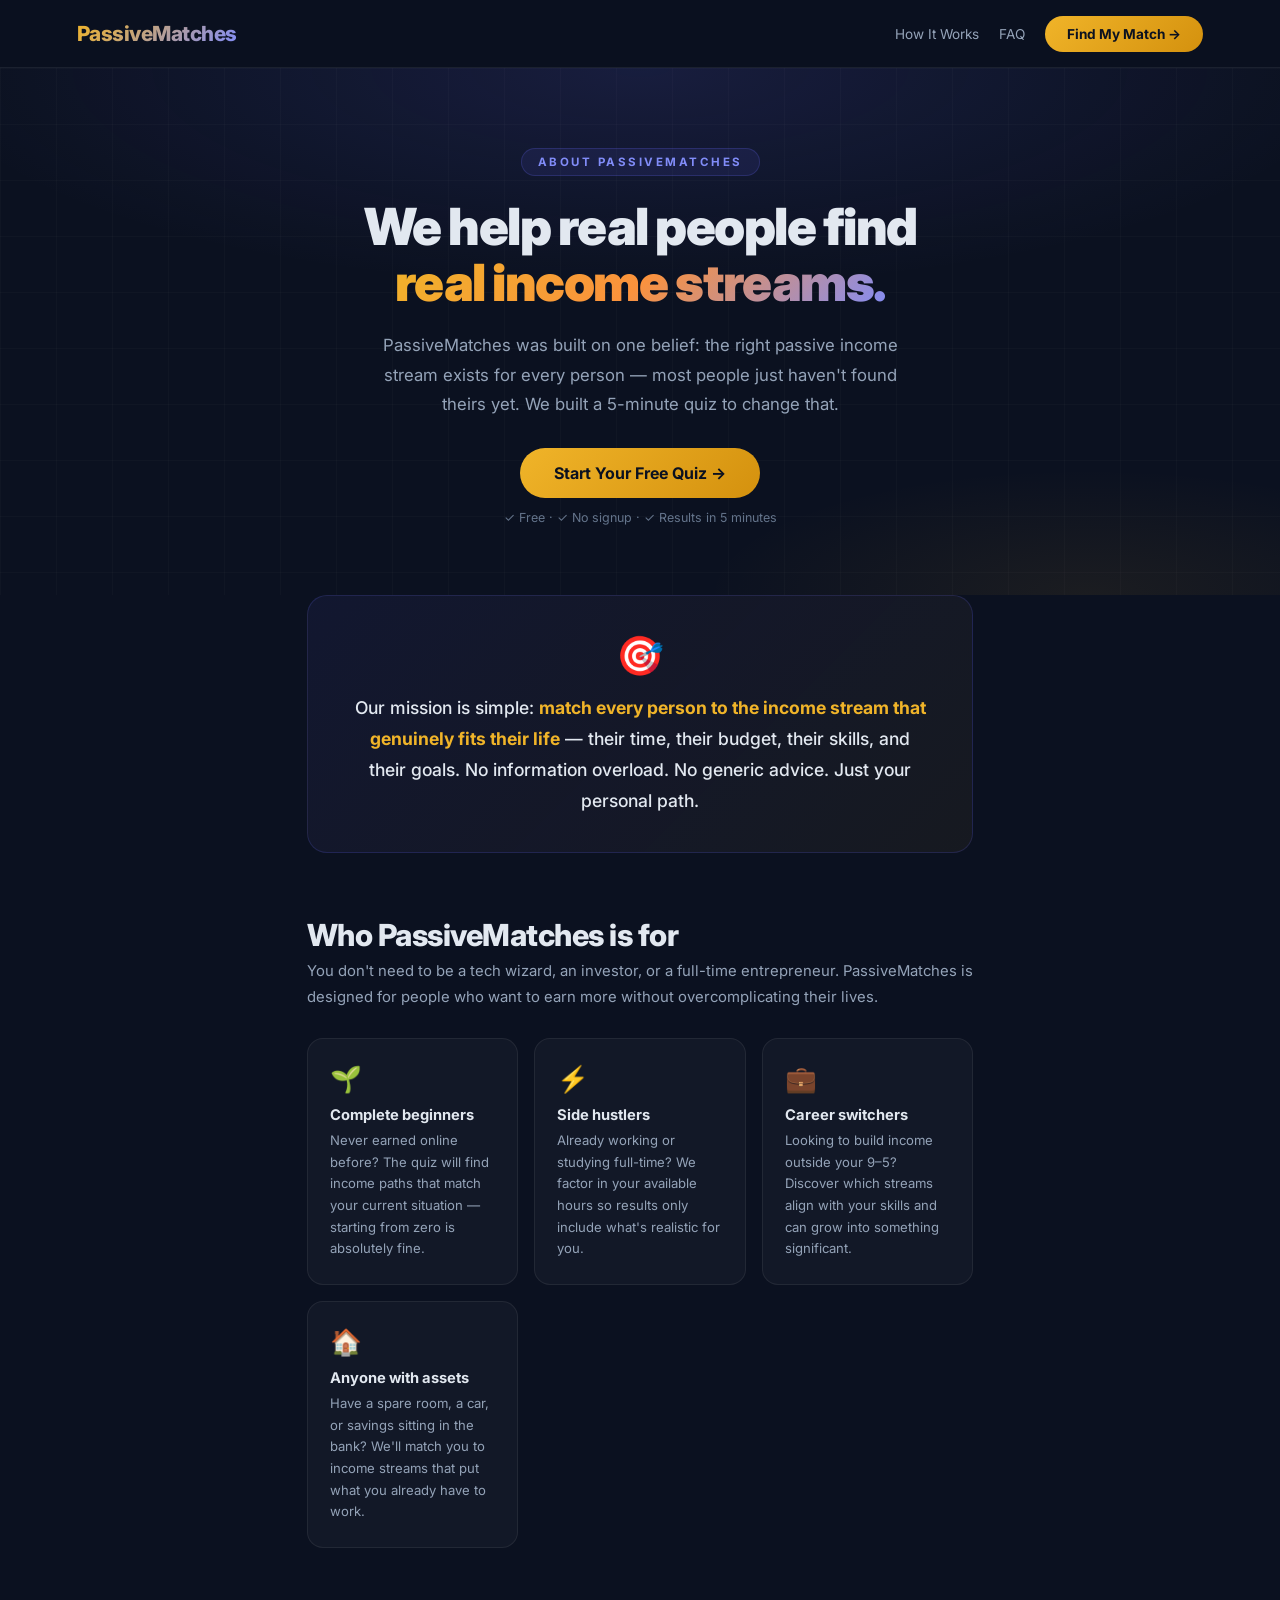
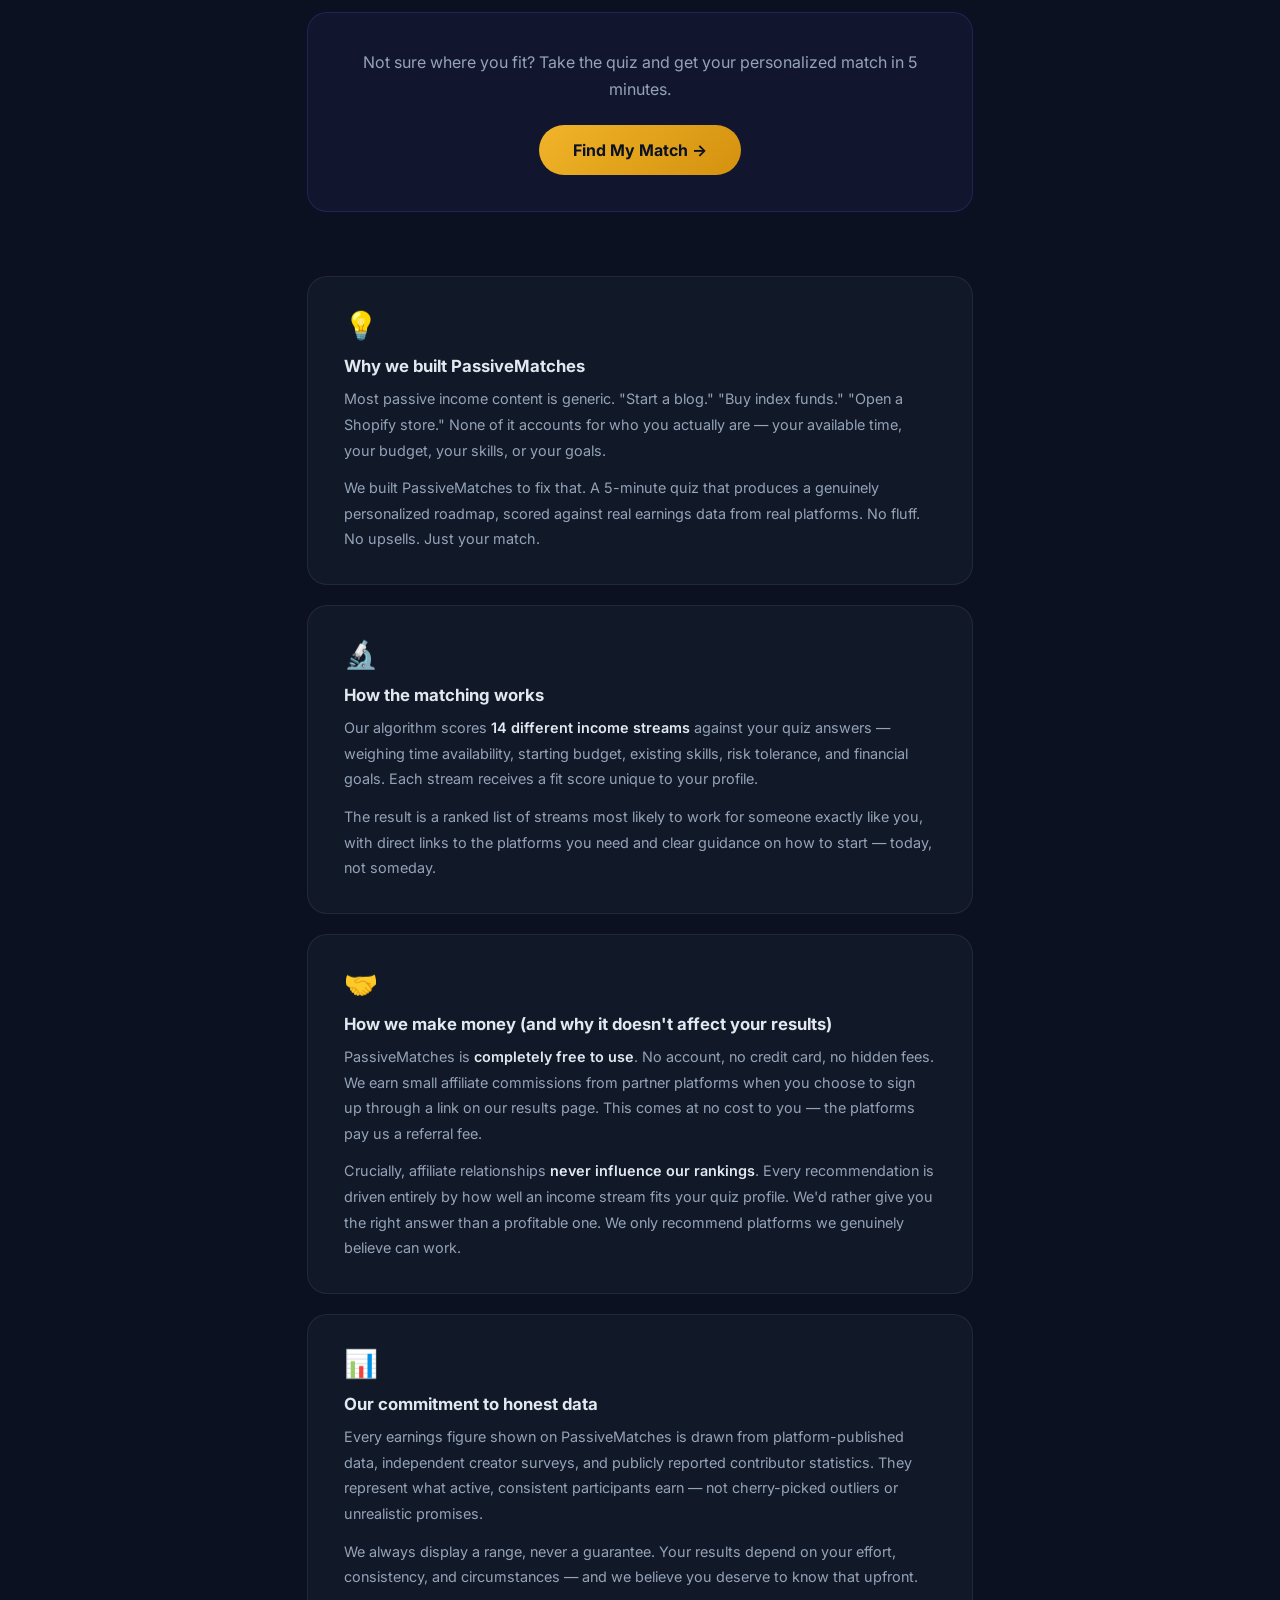
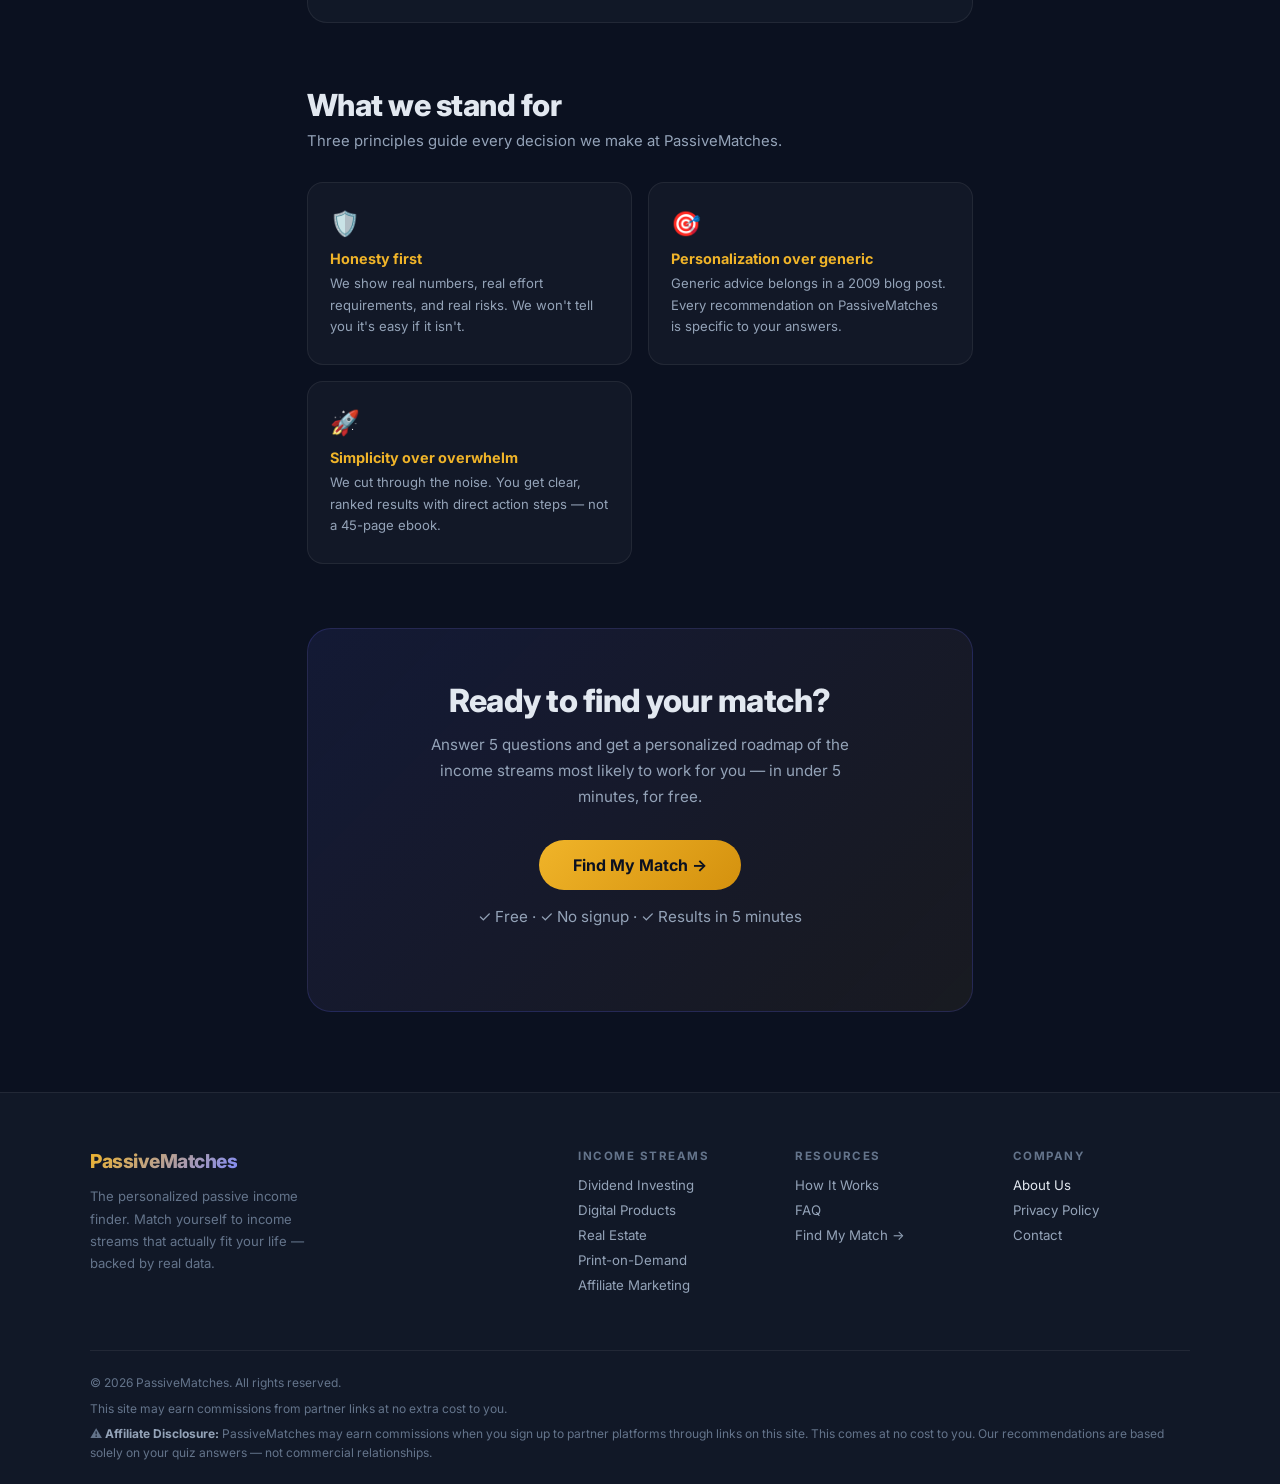
<file: about.html>
<!DOCTYPE html>
<html lang="en">
<head>
  <meta charset="UTF-8" />
  <meta name="viewport" content="width=device-width, initial-scale=1.0"/>
  <title>About Us — PassiveMatches</title>
  <meta name="description" content="PassiveMatches helps beginners and side hustlers find the right passive income stream for their exact situation. No fluff, just your personalized match.">
  <link rel="preconnect" href="https://fonts.googleapis.com">
  <link rel="preconnect" href="https://fonts.gstatic.com" crossorigin>
  <link href="https://fonts.googleapis.com/css2?family=Inter:wght@300;400;500;600;700;800;900&display=swap" rel="stylesheet">
  <style>
    *, *::before, *::after { box-sizing: border-box; margin: 0; padding: 0; }
    :root {
      --navy:    #0b1120;
      --navy2:   #111827;
      --navy3:   #1a2540;
      --gold:    #f0b429;
      --gold2:   #ffd166;
      --accent:  #6366f1;
      --accent2: #818cf8;
      --green:   #10b981;
      --text:    #e2e8f0;
      --text2:   #94a3b8;
      --text3:   #64748b;
      --border:  rgba(255,255,255,0.07);
      --card:    rgba(255,255,255,0.03);
    }
    html { scroll-behavior: smooth; }
    body { font-family: 'Inter', sans-serif; background: var(--navy); color: var(--text); min-height: 100vh; overflow-x: hidden; display: flex; flex-direction: column; }

    /* ─── NAV ─── */
    nav {
      position: fixed; top: 0; left: 0; right: 0; z-index: 100;
      display: flex; align-items: center; justify-content: space-between;
      padding: 0 6%; height: 68px;
      background: rgba(11,17,32,0.92); backdrop-filter: blur(24px);
      border-bottom: 1px solid var(--border);
    }
    .logo { font-size: 1.3rem; font-weight: 800; letter-spacing: -0.5px;
      background: linear-gradient(135deg, var(--gold), var(--accent2));
      -webkit-background-clip: text; -webkit-text-fill-color: transparent;
      text-decoration: none; }
    .nav-right { display: flex; align-items: center; gap: 20px; }
    .nav-link { font-size: 0.85rem; color: var(--text2); text-decoration: none; transition: color 0.2s; }
    .nav-link:hover { color: var(--text); }
    .nav-cta {
      background: linear-gradient(135deg, var(--gold), #d4910e);
      color: #0b1120; font-weight: 700; font-size: 0.85rem;
      padding: 10px 22px; border-radius: 50px; border: none; cursor: pointer;
      transition: transform 0.2s, box-shadow 0.2s; text-decoration: none;
      display: inline-block;
    }
    .nav-cta:hover { transform: translateY(-1px); box-shadow: 0 8px 24px rgba(240,180,41,0.35); }

    /* ─── MAIN ─── */
    main { flex: 1; padding-top: 68px; }

    /* ─── HERO BANNER ─── */
    .page-hero {
      position: relative; overflow: hidden;
      padding: 80px 6% 70px; text-align: center;
    }
    .page-hero-bg {
      position: absolute; inset: 0; z-index: 0;
      background: radial-gradient(ellipse 80% 60% at 50% 0%, rgba(99,102,241,0.14) 0%, transparent 70%),
                  radial-gradient(ellipse 50% 40% at 85% 100%, rgba(240,180,41,0.07) 0%, transparent 60%);
    }
    .page-hero-grid {
      position: absolute; inset: 0; z-index: 0;
      background-image: linear-gradient(rgba(255,255,255,0.018) 1px, transparent 1px),
                        linear-gradient(90deg, rgba(255,255,255,0.018) 1px, transparent 1px);
      background-size: 56px 56px;
    }
    .page-hero-content { position: relative; z-index: 1; max-width: 700px; margin: 0 auto; }
    .page-label {
      display: inline-block; font-size: 0.72rem; font-weight: 700;
      letter-spacing: 2.5px; text-transform: uppercase; color: var(--accent2);
      background: rgba(99,102,241,0.1); border: 1px solid rgba(99,102,241,0.22);
      border-radius: 50px; padding: 6px 16px; margin-bottom: 22px;
    }
    .page-hero h1 {
      font-size: clamp(2rem, 5vw, 3.2rem); font-weight: 900;
      letter-spacing: -1.5px; line-height: 1.1; margin-bottom: 20px;
    }
    .page-hero h1 span {
      background: linear-gradient(135deg, var(--gold) 0%, #fb923c 50%, var(--accent2) 100%);
      -webkit-background-clip: text; -webkit-text-fill-color: transparent;
    }
    .page-hero-sub {
      font-size: 1.05rem; color: var(--text2); line-height: 1.78;
      max-width: 560px; margin: 0 auto;
    }

    /* ─── CONTENT ─── */
    .content-wrap { max-width: 820px; margin: 0 auto; padding: 0 6% 80px; }

    /* ─── MISSION STRIP ─── */
    .mission-strip {
      background: linear-gradient(135deg, rgba(99,102,241,0.08), rgba(240,180,41,0.05));
      border: 1px solid rgba(99,102,241,0.18);
      border-radius: 20px; padding: 36px 40px; margin-bottom: 64px;
      text-align: center;
    }
    .mission-strip .mission-icon { font-size: 2.4rem; margin-bottom: 14px; }
    .mission-strip p {
      font-size: 1.1rem; font-weight: 500; color: var(--text);
      line-height: 1.75; max-width: 580px; margin: 0 auto;
    }
    .mission-strip p strong { color: var(--gold); }

    /* ─── FOR YOU STRIP ─── */
    .for-you-section { margin-bottom: 64px; }
    .for-you-section h2 {
      font-size: clamp(1.4rem, 3vw, 1.9rem); font-weight: 800;
      letter-spacing: -0.5px; margin-bottom: 6px;
    }
    .for-you-section .section-intro {
      color: var(--text2); font-size: 0.93rem; line-height: 1.7;
      margin-bottom: 28px;
    }
    .for-you-grid { display: grid; grid-template-columns: repeat(auto-fit, minmax(200px, 1fr)); gap: 16px; }
    .for-you-card {
      background: var(--card); border: 1px solid var(--border);
      border-radius: 16px; padding: 24px 22px;
      transition: transform 0.2s, border-color 0.2s;
    }
    .for-you-card:hover { transform: translateY(-3px); border-color: rgba(99,102,241,0.28); }
    .for-you-icon { font-size: 1.6rem; margin-bottom: 12px; }
    .for-you-card h4 { font-size: 0.92rem; font-weight: 700; margin-bottom: 6px; }
    .for-you-card p { font-size: 0.82rem; color: var(--text2); line-height: 1.65; }

    /* ─── CONTENT CARDS ─── */
    .content-cards { display: grid; gap: 20px; margin-bottom: 64px; }
    .content-card {
      background: var(--navy2); border: 1px solid var(--border);
      border-radius: 20px; padding: 32px 36px;
      transition: transform 0.2s, border-color 0.2s;
    }
    .content-card:hover { transform: translateY(-3px); border-color: rgba(99,102,241,0.22); }
    .content-card .card-icon { font-size: 1.7rem; margin-bottom: 14px; }
    .content-card h3 { font-size: 1.05rem; font-weight: 700; margin-bottom: 10px; }
    .content-card p { font-size: 0.9rem; color: var(--text2); line-height: 1.78; }
    .content-card p + p { margin-top: 12px; }
    .content-card .highlight { color: var(--text); font-weight: 600; }

    /* ─── VALUES ROW ─── */
    .values-section { margin-bottom: 64px; }
    .values-section h2 {
      font-size: clamp(1.4rem, 3vw, 1.9rem); font-weight: 800;
      letter-spacing: -0.5px; margin-bottom: 6px;
    }
    .values-section .section-intro {
      color: var(--text2); font-size: 0.93rem; line-height: 1.7; margin-bottom: 28px;
    }
    .values-grid { display: grid; grid-template-columns: repeat(auto-fit, minmax(220px, 1fr)); gap: 16px; }
    .value-card {
      background: var(--card); border: 1px solid var(--border);
      border-radius: 16px; padding: 26px 22px;
      transition: transform 0.2s, border-color 0.2s;
    }
    .value-card:hover { transform: translateY(-3px); border-color: rgba(240,180,41,0.28); }
    .value-icon { font-size: 1.5rem; margin-bottom: 12px; }
    .value-card h4 { font-size: 0.9rem; font-weight: 700; margin-bottom: 6px; color: var(--gold); }
    .value-card p { font-size: 0.82rem; color: var(--text2); line-height: 1.65; }

    /* ─── CTA BLOCK ─── */
    .cta-block {
      background: linear-gradient(135deg, rgba(99,102,241,0.1), rgba(240,180,41,0.06));
      border: 1px solid rgba(99,102,241,0.2); border-radius: 24px;
      padding: 52px 40px; text-align: center;
    }
    .cta-block h2 { font-size: clamp(1.5rem, 3vw, 2rem); font-weight: 800; letter-spacing: -0.5px; margin-bottom: 12px; }
    .cta-block p { color: var(--text2); font-size: 0.95rem; line-height: 1.7; margin-bottom: 30px; max-width: 420px; margin-left: auto; margin-right: auto; }
    .btn-primary {
      background: linear-gradient(135deg, var(--gold), #d4910e);
      color: #0b1120; font-weight: 700; font-size: 1rem;
      padding: 15px 34px; border-radius: 50px; border: none;
      cursor: pointer; transition: transform 0.2s, box-shadow 0.2s;
      display: inline-flex; align-items: center; gap: 8px;
      font-family: inherit; text-decoration: none;
    }
    .btn-primary:hover { transform: translateY(-2px); box-shadow: 0 12px 32px rgba(240,180,41,0.4); }
    .cta-note { font-size: 0.78rem; color: var(--text3); margin-top: 14px; }

    /* ─── FOOTER ─── */
    footer {
      background: var(--navy2); border-top: 1px solid var(--border);
      padding: 56px 6% 0;
    }
    .footer-inner { max-width: 1100px; margin: 0 auto; display: flex; gap: 60px; flex-wrap: wrap; padding-bottom: 48px; }
    .footer-brand { flex: 1.4; min-width: 200px; }
    .footer-logo {
      font-size: 1.2rem; font-weight: 800; letter-spacing: -0.5px; margin-bottom: 12px;
      background: linear-gradient(135deg, var(--gold), var(--accent2));
      -webkit-background-clip: text; -webkit-text-fill-color: transparent;
      display: inline-block;
    }
    .footer-brand p { font-size: 0.82rem; color: var(--text3); line-height: 1.7; max-width: 240px; }
    .footer-links { flex: 2; display: flex; gap: 40px; flex-wrap: wrap; }
    .footer-col { flex: 1; min-width: 110px; }
    .footer-col h5 { font-size: 0.72rem; font-weight: 700; text-transform: uppercase; letter-spacing: 1.5px; color: var(--text3); margin-bottom: 14px; }
    .footer-col a { display: block; font-size: 0.83rem; color: var(--text2); text-decoration: none; margin-bottom: 9px; transition: color 0.2s; cursor: pointer; }
    .footer-col a:hover { color: var(--text); }
    .footer-bottom {
      border-top: 1px solid var(--border); padding: 22px 0;
      max-width: 1100px; margin: 0 auto; display: flex; flex-direction: column; gap: 6px;
    }
    .footer-bottom p { font-size: 0.75rem; color: var(--text3); line-height: 1.6; }

    /* ─── RESPONSIVE ─── */
    @media(max-width: 640px) {
      .page-hero { padding: 60px 5% 50px; }
      .content-wrap { padding: 0 5% 60px; }
      .mission-strip { padding: 28px 24px; }
      .content-card { padding: 24px 22px; }
      .cta-block { padding: 40px 24px; }
      .footer-inner { gap: 36px; }
      .footer-links { gap: 24px; }
      nav { padding: 0 5%; }
      .nav-right .nav-link { display: none; }
    }
  </style>
</head>
<body>

  <!-- ── NAV ── -->
  <nav>
    <a class="logo" href="/">PassiveMatches</a>
    <div class="nav-right">
      <a class="nav-link" href="/#how-it-works">How It Works</a>
      <a class="nav-link" href="/#faq">FAQ</a>
      <a class="nav-cta" href="/#start-quiz">Find My Match →</a>
    </div>
  </nav>

  <main>

    <!-- ── HERO ── -->
    <div class="page-hero">
      <div class="page-hero-bg"></div>
      <div class="page-hero-grid"></div>
      <div class="page-hero-content">
        <div class="page-label">About PassiveMatches</div>
        <h1>We help real people find<br><span>real income streams.</span></h1>
        <p class="page-hero-sub">PassiveMatches was built on one belief: the right passive income stream exists for every person — most people just haven't found theirs yet. We built a 5-minute quiz to change that.</p>
        <div style="margin-top:28px;">
          <a class="btn-primary" href="/#start-quiz" style="margin:0 auto;text-decoration:none;">Start Your Free Quiz →</a>
          <p style="font-size:0.78rem;color:var(--text3);margin-top:12px;">✓ Free · ✓ No signup · ✓ Results in 5 minutes</p>
        </div>
      </div>
    </div>

    <div class="content-wrap">

      <!-- ── MISSION ── -->
      <div class="mission-strip">
        <div class="mission-icon">🎯</div>
        <p>Our mission is simple: <strong>match every person to the income stream that genuinely fits their life</strong> — their time, their budget, their skills, and their goals. No information overload. No generic advice. Just your personal path.</p>
      </div>

      <!-- ── WHO IT'S FOR ── -->
      <div class="for-you-section">
        <h2>Who PassiveMatches is for</h2>
        <p class="section-intro">You don't need to be a tech wizard, an investor, or a full-time entrepreneur. PassiveMatches is designed for people who want to earn more without overcomplicating their lives.</p>
        <div class="for-you-grid">
          <div class="for-you-card">
            <div class="for-you-icon">🌱</div>
            <h4>Complete beginners</h4>
            <p>Never earned online before? The quiz will find income paths that match your current situation — starting from zero is absolutely fine.</p>
          </div>
          <div class="for-you-card">
            <div class="for-you-icon">⚡</div>
            <h4>Side hustlers</h4>
            <p>Already working or studying full-time? We factor in your available hours so results only include what's realistic for you.</p>
          </div>
          <div class="for-you-card">
            <div class="for-you-icon">💼</div>
            <h4>Career switchers</h4>
            <p>Looking to build income outside your 9–5? Discover which streams align with your skills and can grow into something significant.</p>
          </div>
          <div class="for-you-card">
            <div class="for-you-icon">🏠</div>
            <h4>Anyone with assets</h4>
            <p>Have a spare room, a car, or savings sitting in the bank? We'll match you to income streams that put what you already have to work.</p>
          </div>
        </div>
      </div>

      <!-- ── MID-PAGE CTA ── -->
      <div style="background:rgba(99,102,241,0.07);border:1px solid rgba(99,102,241,0.18);border-radius:20px;padding:36px 40px;margin-bottom:64px;text-align:center;">
        <p style="font-size:1rem;color:var(--text2);line-height:1.7;margin-bottom:22px;">Not sure where you fit? Take the quiz and get your personalized match in 5 minutes.</p>
        <a class="btn-primary" href="/#start-quiz" style="margin:0 auto;text-decoration:none;">Find My Match →</a>
      </div>

      <!-- ── HOW IT WORKS / WHY / MONEY / DATA ── -->
      <div class="content-cards">

        <div class="content-card">
          <div class="card-icon">💡</div>
          <h3>Why we built PassiveMatches</h3>
          <p>Most passive income content is generic. "Start a blog." "Buy index funds." "Open a Shopify store." None of it accounts for who you actually are — your available time, your budget, your skills, or your goals.</p>
          <p>We built PassiveMatches to fix that. A 5-minute quiz that produces a genuinely personalized roadmap, scored against real earnings data from real platforms. No fluff. No upsells. Just your match.</p>
        </div>

        <div class="content-card">
          <div class="card-icon">🔬</div>
          <h3>How the matching works</h3>
          <p>Our algorithm scores <span class="highlight">14 different income streams</span> against your quiz answers — weighing time availability, starting budget, existing skills, risk tolerance, and financial goals. Each stream receives a fit score unique to your profile.</p>
          <p>The result is a ranked list of streams most likely to work for someone exactly like you, with direct links to the platforms you need and clear guidance on how to start — today, not someday.</p>
        </div>

        <div class="content-card">
          <div class="card-icon">🤝</div>
          <h3>How we make money (and why it doesn't affect your results)</h3>
          <p>PassiveMatches is <span class="highlight">completely free to use</span>. No account, no credit card, no hidden fees. We earn small affiliate commissions from partner platforms when you choose to sign up through a link on our results page. This comes at no cost to you — the platforms pay us a referral fee.</p>
          <p>Crucially, affiliate relationships <span class="highlight">never influence our rankings</span>. Every recommendation is driven entirely by how well an income stream fits your quiz profile. We'd rather give you the right answer than a profitable one. We only recommend platforms we genuinely believe can work.</p>
        </div>

        <div class="content-card">
          <div class="card-icon">📊</div>
          <h3>Our commitment to honest data</h3>
          <p>Every earnings figure shown on PassiveMatches is drawn from platform-published data, independent creator surveys, and publicly reported contributor statistics. They represent what active, consistent participants earn — not cherry-picked outliers or unrealistic promises.</p>
          <p>We always display a range, never a guarantee. Your results depend on your effort, consistency, and circumstances — and we believe you deserve to know that upfront.</p>
        </div>

      </div>

      <!-- ── VALUES ── -->
      <div class="values-section">
        <h2>What we stand for</h2>
        <p class="section-intro">Three principles guide every decision we make at PassiveMatches.</p>
        <div class="values-grid">
          <div class="value-card">
            <div class="value-icon">🛡️</div>
            <h4>Honesty first</h4>
            <p>We show real numbers, real effort requirements, and real risks. We won't tell you it's easy if it isn't.</p>
          </div>
          <div class="value-card">
            <div class="value-icon">🎯</div>
            <h4>Personalization over generic</h4>
            <p>Generic advice belongs in a 2009 blog post. Every recommendation on PassiveMatches is specific to your answers.</p>
          </div>
          <div class="value-card">
            <div class="value-icon">🚀</div>
            <h4>Simplicity over overwhelm</h4>
            <p>We cut through the noise. You get clear, ranked results with direct action steps — not a 45-page ebook.</p>
          </div>
        </div>
      </div>

      <!-- ── CTA ── -->
      <div class="cta-block">
        <h2>Ready to find your match?</h2>
        <p>Answer 5 questions and get a personalized roadmap of the income streams most likely to work for you — in under 5 minutes, for free.</p>
        <a class="btn-primary" href="/#start-quiz" style="text-decoration:none;margin:0 auto;">Find My Match →</a>
        <p class="cta-note">✓ Free · ✓ No signup · ✓ Results in 5 minutes</p>
      </div>

    </div>
  </main>

  <!-- ── FOOTER ── -->
  <footer>
    <div class="footer-inner">
      <div class="footer-brand">
        <div class="footer-logo">PassiveMatches</div>
        <p>The personalized passive income finder. Match yourself to income streams that actually fit your life — backed by real data.</p>
      </div>
      <div class="footer-links">
        <div class="footer-col">
          <h5>Income Streams</h5>
          <a href="/">Dividend Investing</a>
          <a href="/">Digital Products</a>
          <a href="/">Real Estate</a>
          <a href="/">Print-on-Demand</a>
          <a href="/">Affiliate Marketing</a>
        </div>
        <div class="footer-col">
          <h5>Resources</h5>
          <a href="/">How It Works</a>
          <a href="/">FAQ</a>
          <a href="/">Find My Match →</a>
        </div>
        <div class="footer-col">
          <h5>Company</h5>
          <a href="/about" style="color:var(--text);">About Us</a>
          <a href="/privacy">Privacy Policy</a>
          <a href="/contact">Contact</a>
        </div>
      </div>
    </div>
    <div class="footer-bottom">
      <p>© 2026 PassiveMatches. All rights reserved.</p>
      <p>This site may earn commissions from partner links at no extra cost to you.</p>
      <p>⚠️ <strong style="color:var(--text2);">Affiliate Disclosure:</strong> PassiveMatches may earn commissions when you sign up to partner platforms through links on this site. This comes at no cost to you. Our recommendations are based solely on your quiz answers — not commercial relationships.</p>
    </div>
  </footer>

</body>
</html>
</file>
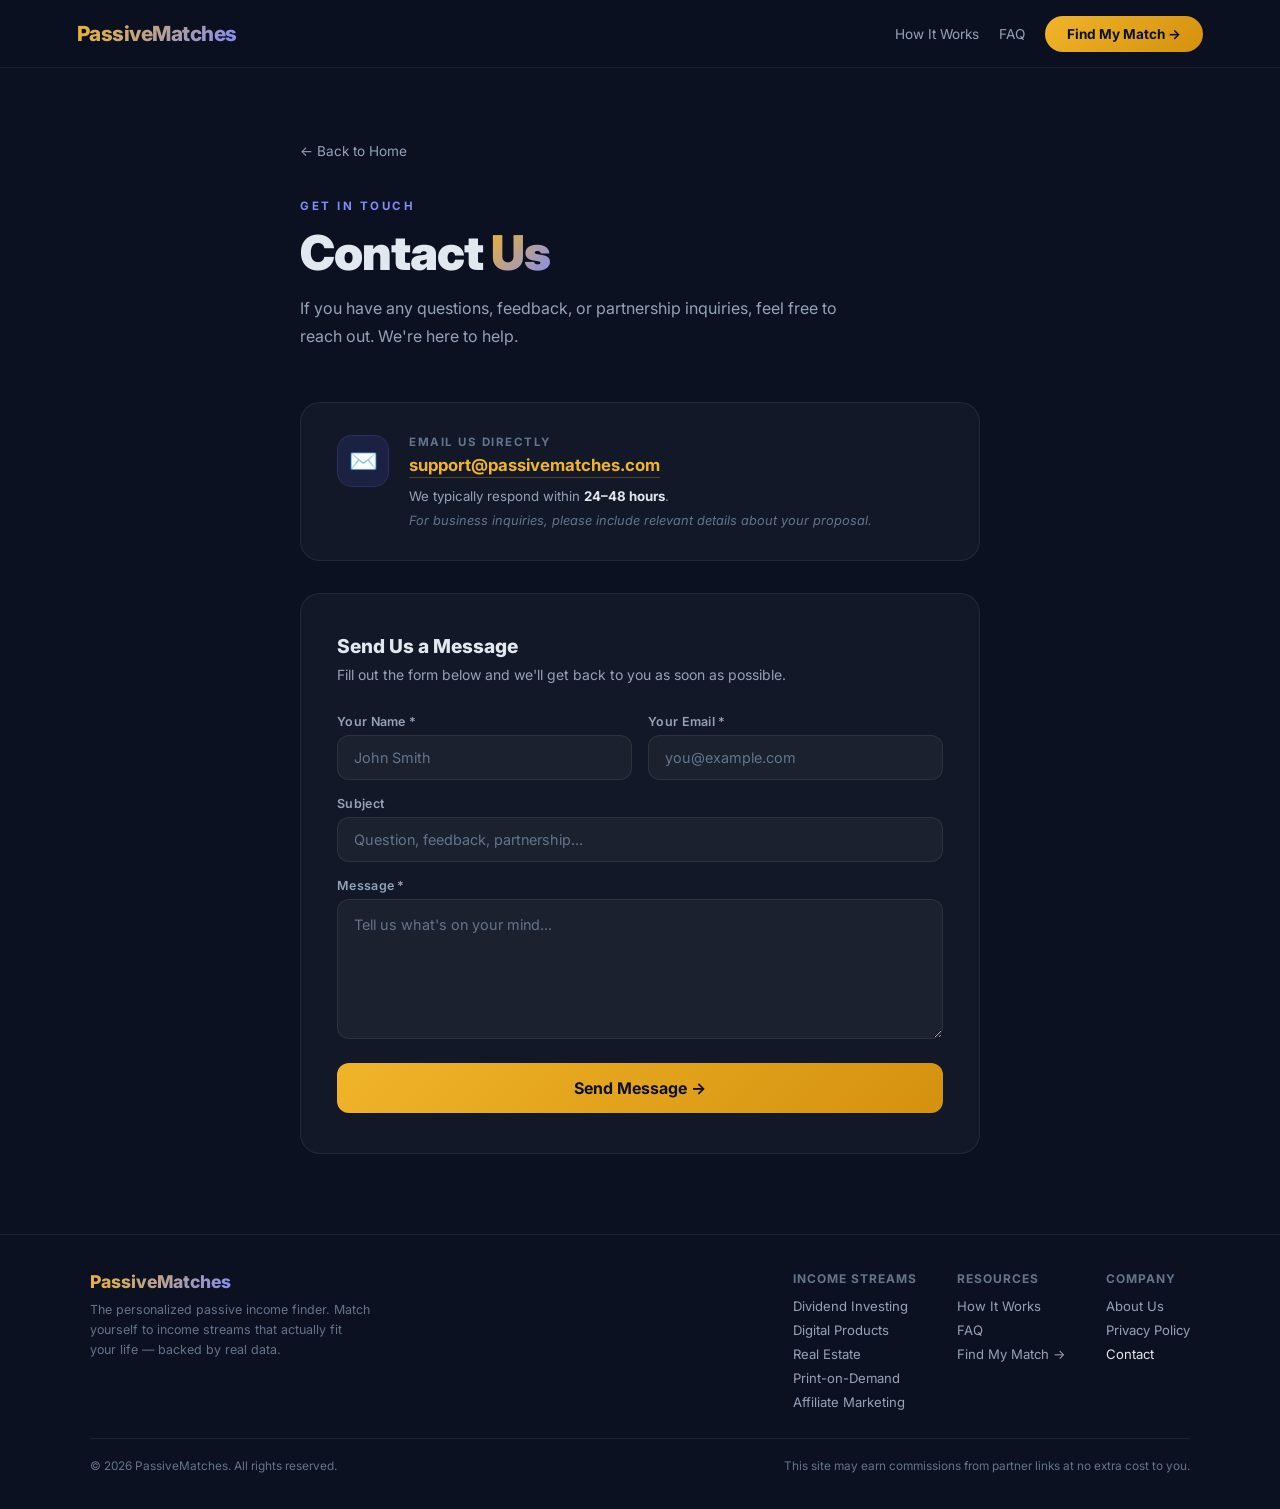
<file: contact.html>
<!DOCTYPE html>
<html lang="en">
<head>
  <meta charset="UTF-8"/>
  <meta name="viewport" content="width=device-width, initial-scale=1.0"/>
  <title>Contact Us — PassiveMatches</title>
  <meta name="description" content="Get in touch with the PassiveMatches team. Questions, feedback, or partnership inquiries — we're here.">
  <link rel="preconnect" href="https://fonts.googleapis.com">
  <link rel="preconnect" href="https://fonts.gstatic.com" crossorigin>
  <link href="https://fonts.googleapis.com/css2?family=Inter:wght@300;400;500;600;700;800;900&display=swap" rel="stylesheet">
  <style>
    *, *::before, *::after { box-sizing: border-box; margin: 0; padding: 0; }
    :root {
      --navy:    #0b1120;
      --navy2:   #111827;
      --gold:    #f0b429;
      --accent:  #6366f1;
      --accent2: #818cf8;
      --green:   #10b981;
      --text:    #e2e8f0;
      --text2:   #94a3b8;
      --text3:   #64748b;
      --border:  rgba(255,255,255,0.07);
      --card:    rgba(255,255,255,0.03);
    }

    html, body {
      height: 100%;
    }
    body {
      font-family: 'Inter', sans-serif;
      background: var(--navy);
      color: var(--text);
      min-height: 100vh;
      display: flex;
      flex-direction: column;
      overflow-x: hidden;
    }

    /* ── NAV ── */
    nav {
      position: sticky; top: 0; z-index: 100;
      display: flex; align-items: center; justify-content: space-between;
      padding: 0 6%; height: 68px;
      background: rgba(11,17,32,0.92);
      backdrop-filter: blur(24px);
      border-bottom: 1px solid var(--border);
      flex-shrink: 0;
    }
    .logo {
      font-size: 1.3rem; font-weight: 800; letter-spacing: -0.5px;
      background: linear-gradient(135deg, var(--gold), var(--accent2));
      -webkit-background-clip: text; -webkit-text-fill-color: transparent;
      text-decoration: none;
    }
    .nav-right { display: flex; align-items: center; gap: 20px; }
    .nav-link {
      font-size: 0.85rem; color: var(--text2); text-decoration: none;
      transition: color 0.2s;
    }
    .nav-link:hover { color: var(--text); }
    .nav-cta {
      background: linear-gradient(135deg, var(--gold), #d4910e);
      color: #0b1120; font-weight: 700; font-size: 0.85rem;
      padding: 10px 22px; border-radius: 50px; border: none;
      cursor: pointer; text-decoration: none; display: inline-block;
      transition: transform 0.2s, box-shadow 0.2s;
    }
    .nav-cta:hover { transform: translateY(-1px); box-shadow: 0 8px 24px rgba(240,180,41,0.35); }

    /* ── MAIN ── */
    main {
      flex: 1;
      display: flex;
      align-items: flex-start;
      justify-content: center;
      padding: 72px 24px 80px;
    }

    .contact-wrap {
      width: 100%;
      max-width: 680px;
    }

    .back-btn {
      display: inline-flex; align-items: center; gap: 6px;
      background: none; border: none; color: var(--text2);
      font-family: inherit; font-size: 0.85rem; cursor: pointer;
      padding: 0; margin-bottom: 40px; text-decoration: none;
      transition: color 0.2s;
    }
    .back-btn:hover { color: var(--text); }

    .page-label {
      font-size: 0.72rem; font-weight: 700; letter-spacing: 2.5px;
      text-transform: uppercase; color: var(--accent2); margin-bottom: 14px;
    }
    .page-title {
      font-size: clamp(2rem, 5vw, 3rem); font-weight: 900;
      letter-spacing: -1px; line-height: 1.1; margin-bottom: 14px;
    }
    .page-title span {
      background: linear-gradient(135deg, var(--gold), var(--accent2));
      -webkit-background-clip: text; -webkit-text-fill-color: transparent;
    }
    .page-intro {
      font-size: 1rem; color: var(--text2); line-height: 1.75;
      margin-bottom: 52px; max-width: 540px;
    }

    /* ── CONTACT INFO CARD ── */
    .info-card {
      background: var(--card); border: 1px solid var(--border);
      border-radius: 20px; padding: 32px 36px;
      display: flex; align-items: flex-start; gap: 20px;
      margin-bottom: 32px;
    }
    .info-icon {
      width: 52px; height: 52px; border-radius: 15px; flex-shrink: 0;
      background: rgba(99,102,241,0.12); border: 1px solid rgba(99,102,241,0.2);
      display: flex; align-items: center; justify-content: center;
      font-size: 1.45rem;
    }
    .info-label {
      font-size: 0.72rem; font-weight: 700; letter-spacing: 1.5px;
      text-transform: uppercase; color: var(--text3); margin-bottom: 6px;
    }
    .info-email {
      font-size: 1.05rem; font-weight: 700; color: var(--gold);
      text-decoration: none; display: inline-block;
      border-bottom: 1px solid rgba(240,180,41,0.28);
      padding-bottom: 2px; transition: border-color 0.2s;
    }
    .info-email:hover { border-color: var(--gold); }
    .info-note { font-size: 0.83rem; color: var(--text2); margin-top: 8px; line-height: 1.6; }
    .info-trust { font-size: 0.8rem; color: var(--text3); margin-top: 6px; font-style: italic; }

    /* ── FORM CARD ── */
    .form-card {
      background: var(--card); border: 1px solid var(--border);
      border-radius: 20px; padding: 40px 36px;
    }
    .form-card h2 {
      font-size: 1.2rem; font-weight: 800; margin-bottom: 6px;
    }
    .form-card p {
      font-size: 0.875rem; color: var(--text2); margin-bottom: 28px; line-height: 1.6;
    }

    .form-row { display: grid; grid-template-columns: 1fr 1fr; gap: 16px; margin-bottom: 16px; }
    .form-group { display: flex; flex-direction: column; gap: 6px; margin-bottom: 16px; }
    .form-label { font-size: 0.78rem; font-weight: 600; color: var(--text2); letter-spacing: 0.3px; }

    .form-input, .form-textarea {
      background: rgba(255,255,255,0.04);
      border: 1.5px solid rgba(255,255,255,0.08);
      border-radius: 12px; padding: 13px 16px;
      color: var(--text); font-family: inherit; font-size: 0.9rem;
      outline: none; width: 100%;
      transition: border-color 0.2s, background 0.2s;
    }
    .form-input::placeholder, .form-textarea::placeholder { color: var(--text3); }
    .form-input:focus, .form-textarea:focus {
      border-color: rgba(99,102,241,0.5);
      background: rgba(99,102,241,0.04);
    }
    .form-textarea { resize: vertical; min-height: 140px; line-height: 1.6; }

    .form-submit {
      width: 100%; padding: 15px;
      background: linear-gradient(135deg, var(--gold), #d4910e);
      color: #0b1120; font-weight: 700; font-size: 1rem;
      border: none; border-radius: 12px; cursor: pointer;
      font-family: inherit; margin-top: 8px;
      transition: transform 0.2s, box-shadow 0.2s;
    }
    .form-submit:hover { transform: translateY(-2px); box-shadow: 0 10px 28px rgba(240,180,41,0.38); }
    .form-submit:active { transform: translateY(0); }

    /* ── FIELD ERRORS ── */
    .field-error {
      display: none; font-size: 0.76rem; color: #f87171;
      margin-top: 5px; font-weight: 500;
    }
    .field-error.visible { display: block; }
    .form-input.invalid, .form-textarea.invalid {
      border-color: #f87171 !important;
      background: rgba(248,113,113,0.04) !important;
    }

    /* ── SUCCESS STATE ── */
    .success-state {
      display: none; text-align: center; padding: 20px 0;
    }
    .success-icon { font-size: 3rem; margin-bottom: 16px; }
    .success-state h3 { font-size: 1.4rem; font-weight: 800; margin-bottom: 10px; }
    .success-state p { font-size: 0.9rem; color: var(--text2); line-height: 1.7; }

    /* ── ERROR BANNER ── */
    .error-banner {
      display: none; background: rgba(248,113,113,0.1);
      border: 1px solid rgba(248,113,113,0.3);
      border-radius: 12px; padding: 14px 18px; margin-top: 16px;
      font-size: 0.875rem; color: #fca5a5; line-height: 1.6;
    }
    .error-banner.visible { display: block; }

    /* ── LOADING STATE ── */
    .form-submit:disabled {
      opacity: 0.65; cursor: not-allowed; transform: none !important; box-shadow: none !important;
    }
    .spinner {
      display: inline-block; width: 14px; height: 14px;
      border: 2px solid rgba(11,17,32,0.3); border-top-color: #0b1120;
      border-radius: 50%; animation: spin 0.7s linear infinite;
      vertical-align: middle; margin-right: 7px;
    }
    @keyframes spin { to { transform: rotate(360deg); } }

    /* ── HONEYPOT ── */
    .hp-field { position: absolute; left: -9999px; opacity: 0; height: 0; overflow: hidden; }

    /* ── FOOTER ── */
    footer {
      border-top: 1px solid var(--border);
      padding: 36px 6%;
      flex-shrink: 0;
    }
    .footer-inner {
      max-width: 1100px; margin: 0 auto;
      display: flex; align-items: flex-start; justify-content: space-between;
      flex-wrap: wrap; gap: 28px;
    }
    .footer-logo {
      font-size: 1.1rem; font-weight: 800;
      background: linear-gradient(135deg, var(--gold), var(--accent2));
      -webkit-background-clip: text; -webkit-text-fill-color: transparent;
      margin-bottom: 8px; display: inline-block;
    }
    .footer-brand p { font-size: 0.78rem; color: var(--text3); max-width: 280px; line-height: 1.6; }
    .footer-links { display: flex; gap: 40px; flex-wrap: wrap; }
    .footer-col h5 {
      font-size: 0.75rem; font-weight: 700; text-transform: uppercase;
      letter-spacing: 1px; color: var(--text3); margin-bottom: 12px;
    }
    .footer-col a {
      display: block; font-size: 0.82rem; color: var(--text2);
      text-decoration: none; margin-bottom: 8px; transition: color 0.2s; cursor: pointer;
    }
    .footer-col a:hover { color: var(--text); }
    .footer-bottom {
      max-width: 1100px; margin: 20px auto 0; padding-top: 20px;
      border-top: 1px solid var(--border);
      display: flex; justify-content: space-between; align-items: center;
      flex-wrap: wrap; gap: 10px;
    }
    .footer-bottom p { font-size: 0.74rem; color: var(--text3); }

    /* ── RESPONSIVE ── */
    @media (max-width: 640px) {
      .form-row { grid-template-columns: 1fr; }
      .form-card, .info-card { padding: 28px 22px; }
      .info-card { flex-direction: column; }
      .nav-link { display: none; }
      main { padding: 48px 20px 60px; }
      .footer-links { gap: 24px; }
    }
  </style>
</head>
<body>

  <!-- ── NAV ── -->
  <nav>
    <a class="logo" href="/">PassiveMatches</a>
    <div class="nav-right">
      <a class="nav-link" href="/#how-it-works">How It Works</a>
      <a class="nav-link" href="/#faq">FAQ</a>
      <a class="nav-cta" href="/#start-quiz">Find My Match →</a>
    </div>
  </nav>

  <!-- ── MAIN ── -->
  <main>
    <div class="contact-wrap">

      <a class="back-btn" href="/">← Back to Home</a>

      <div class="page-label">Get In Touch</div>
      <h1 class="page-title">Contact <span>Us</span></h1>
      <p class="page-intro">If you have any questions, feedback, or partnership inquiries, feel free to reach out. We're here to help.</p>

      <!-- Email Info Card -->
      <div class="info-card">
        <div class="info-icon">✉️</div>
        <div>
          <div class="info-label">Email Us Directly</div>
          <a class="info-email" href="mailto:support@passivematches.com">support@passivematches.com</a>
          <p class="info-note">We typically respond within <strong style="color:var(--text);">24–48 hours</strong>.</p>
          <p class="info-trust">For business inquiries, please include relevant details about your proposal.</p>
        </div>
      </div>

      <!-- Contact Form -->
      <div class="form-card">
        <h2>Send Us a Message</h2>
        <p>Fill out the form below and we'll get back to you as soon as possible.</p>

        <form id="contact-form" onsubmit="handleSubmit(event)" novalidate>

          <!-- Honeypot — invisible to humans, bots fill it in -->
          <div class="hp-field" aria-hidden="true">
            <label for="website">Website</label>
            <input type="text" id="website" name="website" tabindex="-1" autocomplete="off"/>
          </div>

          <div class="form-row">
            <div class="form-group" style="margin-bottom:0;">
              <label class="form-label" for="name">Your Name *</label>
              <input class="form-input" type="text" id="name" name="name" placeholder="John Smith" required autocomplete="name"/>
              <span class="field-error" id="name-error">Please enter your name.</span>
            </div>
            <div class="form-group" style="margin-bottom:0;">
              <label class="form-label" for="email">Your Email *</label>
              <input class="form-input" type="email" id="email" name="email" placeholder="you@example.com" required autocomplete="email"/>
              <span class="field-error" id="email-error">Please enter a valid email address.</span>
            </div>
          </div>

          <div class="form-group">
            <label class="form-label" for="subject">Subject</label>
            <input class="form-input" type="text" id="subject" name="subject" placeholder="Question, feedback, partnership..."/>
          </div>

          <div class="form-group">
            <label class="form-label" for="message">Message *</label>
            <textarea class="form-textarea" id="message" name="message" placeholder="Tell us what's on your mind..." required></textarea>
            <span class="field-error" id="message-error">Please enter a message.</span>
          </div>

          <button class="form-submit" type="submit" id="submit-btn">Send Message →</button>

          <!-- Error banner (shown on send failure) -->
          <div class="error-banner" id="error-banner">
            Something went wrong. Please try again or email us directly at
            <a href="mailto:support@passivematches.com" style="color:#fca5a5;font-weight:600;">support@passivematches.com</a>
          </div>
        </form>

        <!-- Success State -->
        <div class="success-state" id="success-state">
          <div class="success-icon">✅</div>
          <h3>Message Sent!</h3>
          <p>Your message has been sent successfully. We usually respond within <strong style="color:var(--text);">24–48 hours</strong>.</p>
        </div>
      </div>

    </div>
  </main>

  <!-- ── FOOTER ── -->
  <footer>
    <div class="footer-inner">
      <div class="footer-brand">
        <div class="footer-logo">PassiveMatches</div>
        <p>The personalized passive income finder. Match yourself to income streams that actually fit your life — backed by real data.</p>
      </div>
      <div class="footer-links">
        <div class="footer-col">
          <h5>Income Streams</h5>
          <a href="/">Dividend Investing</a>
          <a href="/">Digital Products</a>
          <a href="/">Real Estate</a>
          <a href="/">Print-on-Demand</a>
          <a href="/">Affiliate Marketing</a>
        </div>
        <div class="footer-col">
          <h5>Resources</h5>
          <a href="/">How It Works</a>
          <a href="/">FAQ</a>
          <a href="/">Find My Match →</a>
        </div>
        <div class="footer-col">
          <h5>Company</h5>
          <a href="/about">About Us</a>
          <a href="/privacy">Privacy Policy</a>
          <a href="/contact" style="color:var(--text);">Contact</a>
        </div>
      </div>
    </div>
    <div class="footer-bottom">
      <p>© 2026 PassiveMatches. All rights reserved.</p>
      <p>This site may earn commissions from partner links at no extra cost to you.</p>
    </div>
  </footer>

  <script>
    // Formspree endpoint — delivers to support@passivematches.com
    const FORMSPREE_ID = 'xwvwddno';

    // Track form start time for bot detection (bots submit instantly)
    const formStartTime = Date.now();

    let isSubmitting = false;

    // ── Helpers ──────────────────────────────────────────
    function setError(fieldId, errorId, show) {
      const field = document.getElementById(fieldId);
      const error = document.getElementById(errorId);
      if (show) {
        field.classList.add('invalid');
        error.classList.add('visible');
      } else {
        field.classList.remove('invalid');
        error.classList.remove('visible');
      }
      return show;
    }

    function isValidEmail(email) {
      return /^[^\s@]+@[^\s@]+\.[^\s@]{2,}$/.test(email);
    }

    function clearErrors() {
      ['name','email','message'].forEach(id => {
        document.getElementById(id).classList.remove('invalid');
      });
      document.querySelectorAll('.field-error').forEach(el => el.classList.remove('visible'));
      document.getElementById('error-banner').classList.remove('visible');
    }

    // Clear error styling on input
    ['name','email','message'].forEach(id => {
      document.getElementById(id).addEventListener('input', () => {
        document.getElementById(id).classList.remove('invalid');
        const errEl = document.getElementById(id + '-error');
        if (errEl) errEl.classList.remove('visible');
      });
    });

    // ── Submit handler ────────────────────────────────────
    async function handleSubmit(e) {
      e.preventDefault();

      if (isSubmitting) return; // prevent duplicate submissions

      clearErrors();

      const name     = document.getElementById('name').value.trim();
      const email    = document.getElementById('email').value.trim();
      const subject  = document.getElementById('subject').value.trim();
      const message  = document.getElementById('message').value.trim();
      const honeypot = document.getElementById('website').value;

      // ── Validation ──
      let hasError = false;
      if (!name)               hasError = setError('name', 'name-error', true)       || true;
      if (!isValidEmail(email)) hasError = setError('email', 'email-error', true)    || true;
      if (!message)            hasError = setError('message', 'message-error', true) || true;
      if (hasError) return;

      // ── Spam protection ──
      if (honeypot) return; // honeypot triggered — silent discard
      if (Date.now() - formStartTime < 2000) return; // submitted too fast — bot

      // ── Loading state ──
      isSubmitting = true;
      const btn = document.getElementById('submit-btn');
      btn.disabled = true;
      btn.innerHTML = '<span class="spinner"></span>Sending…';

      // ── Send via Formspree ──
      try {
        const response = await fetch(`https://formspree.io/f/${FORMSPREE_ID}`, {
          method: 'POST',
          headers: {
            'Content-Type': 'application/json',
            'Accept': 'application/json'
          },
          body: JSON.stringify({
            name,
            email,
            subject: subject || '(No subject)',
            message,
            _replyto: email,
            _subject: `PassiveMatches Contact: ${subject || name}`
          })
        });

        if (response.ok) {
          // ── Success ──
          document.getElementById('contact-form').style.display = 'none';
          document.getElementById('success-state').style.display = 'block';
        } else {
          throw new Error('Server error');
        }
      } catch (err) {
        // ── Failure ──
        document.getElementById('error-banner').classList.add('visible');
        btn.disabled = false;
        btn.innerHTML = 'Send Message →';
        isSubmitting = false;
      }
    }
  </script>

</body>
</ht
</file>
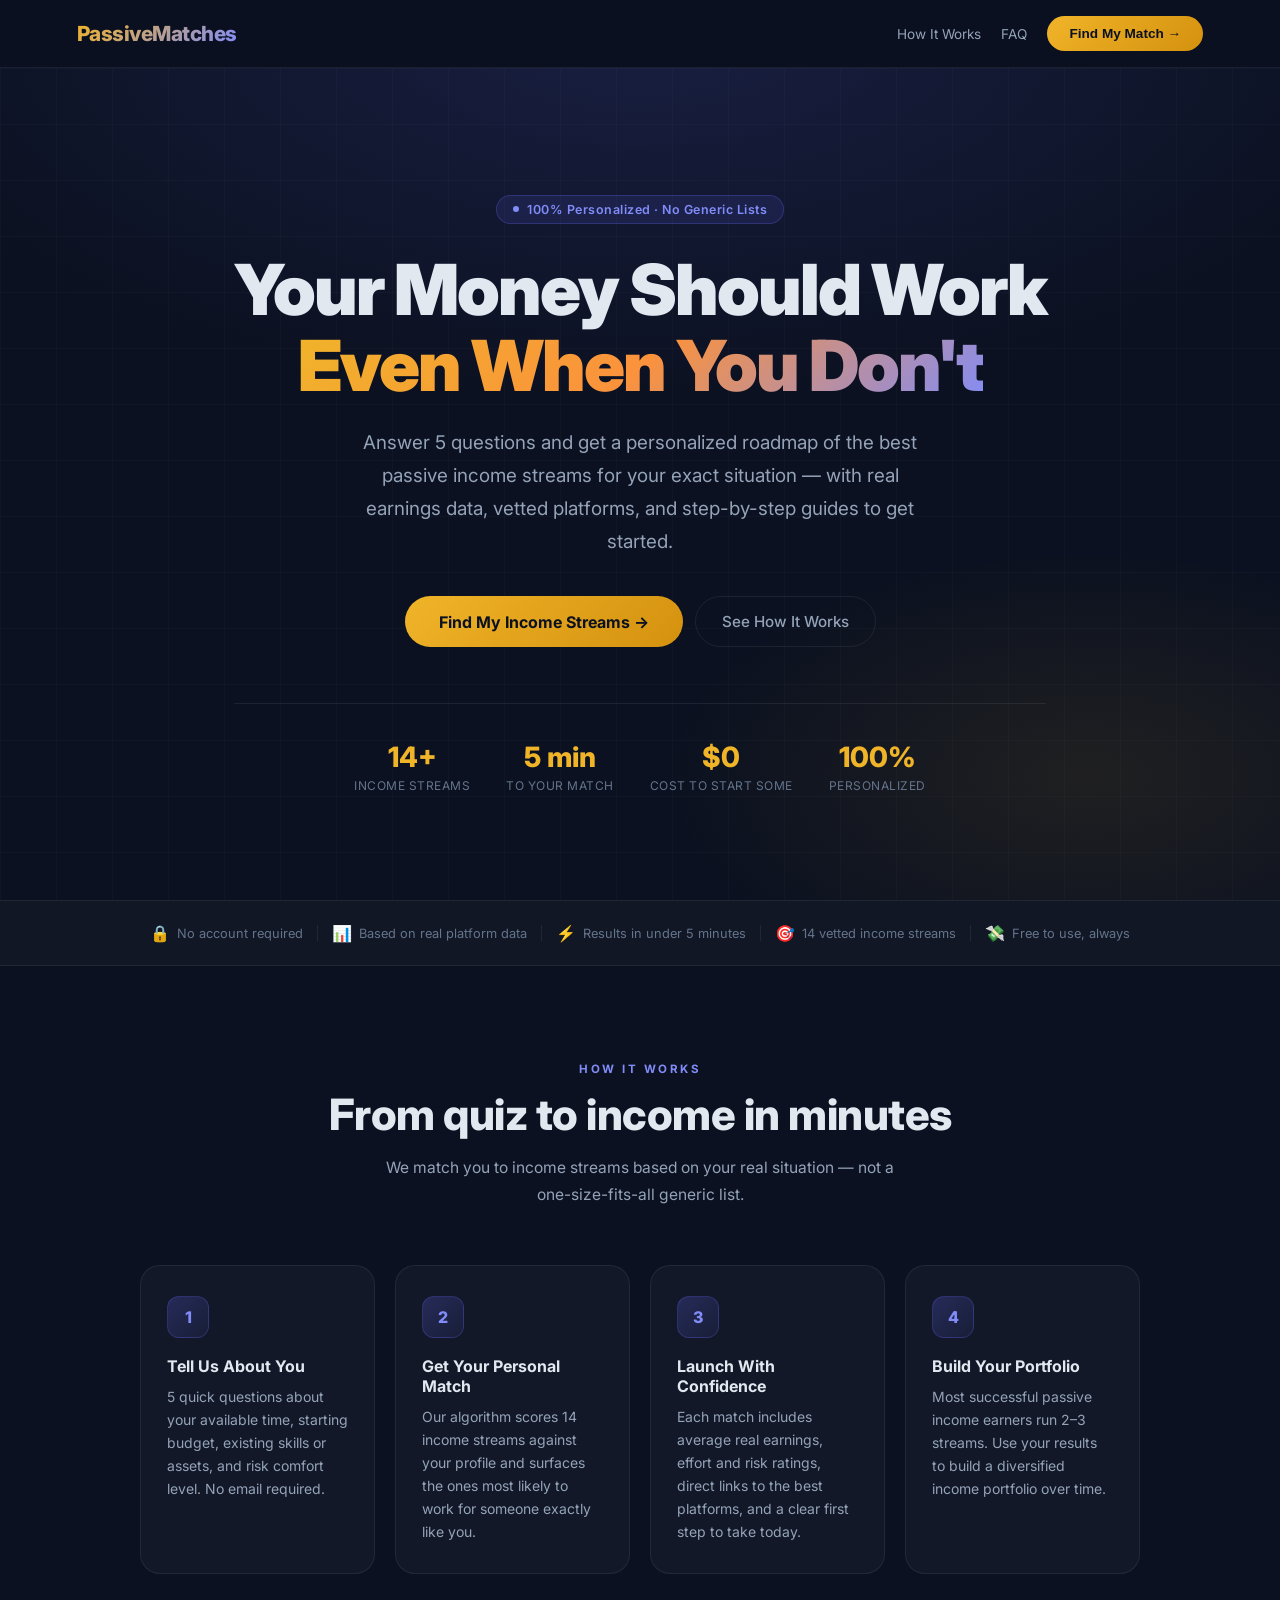
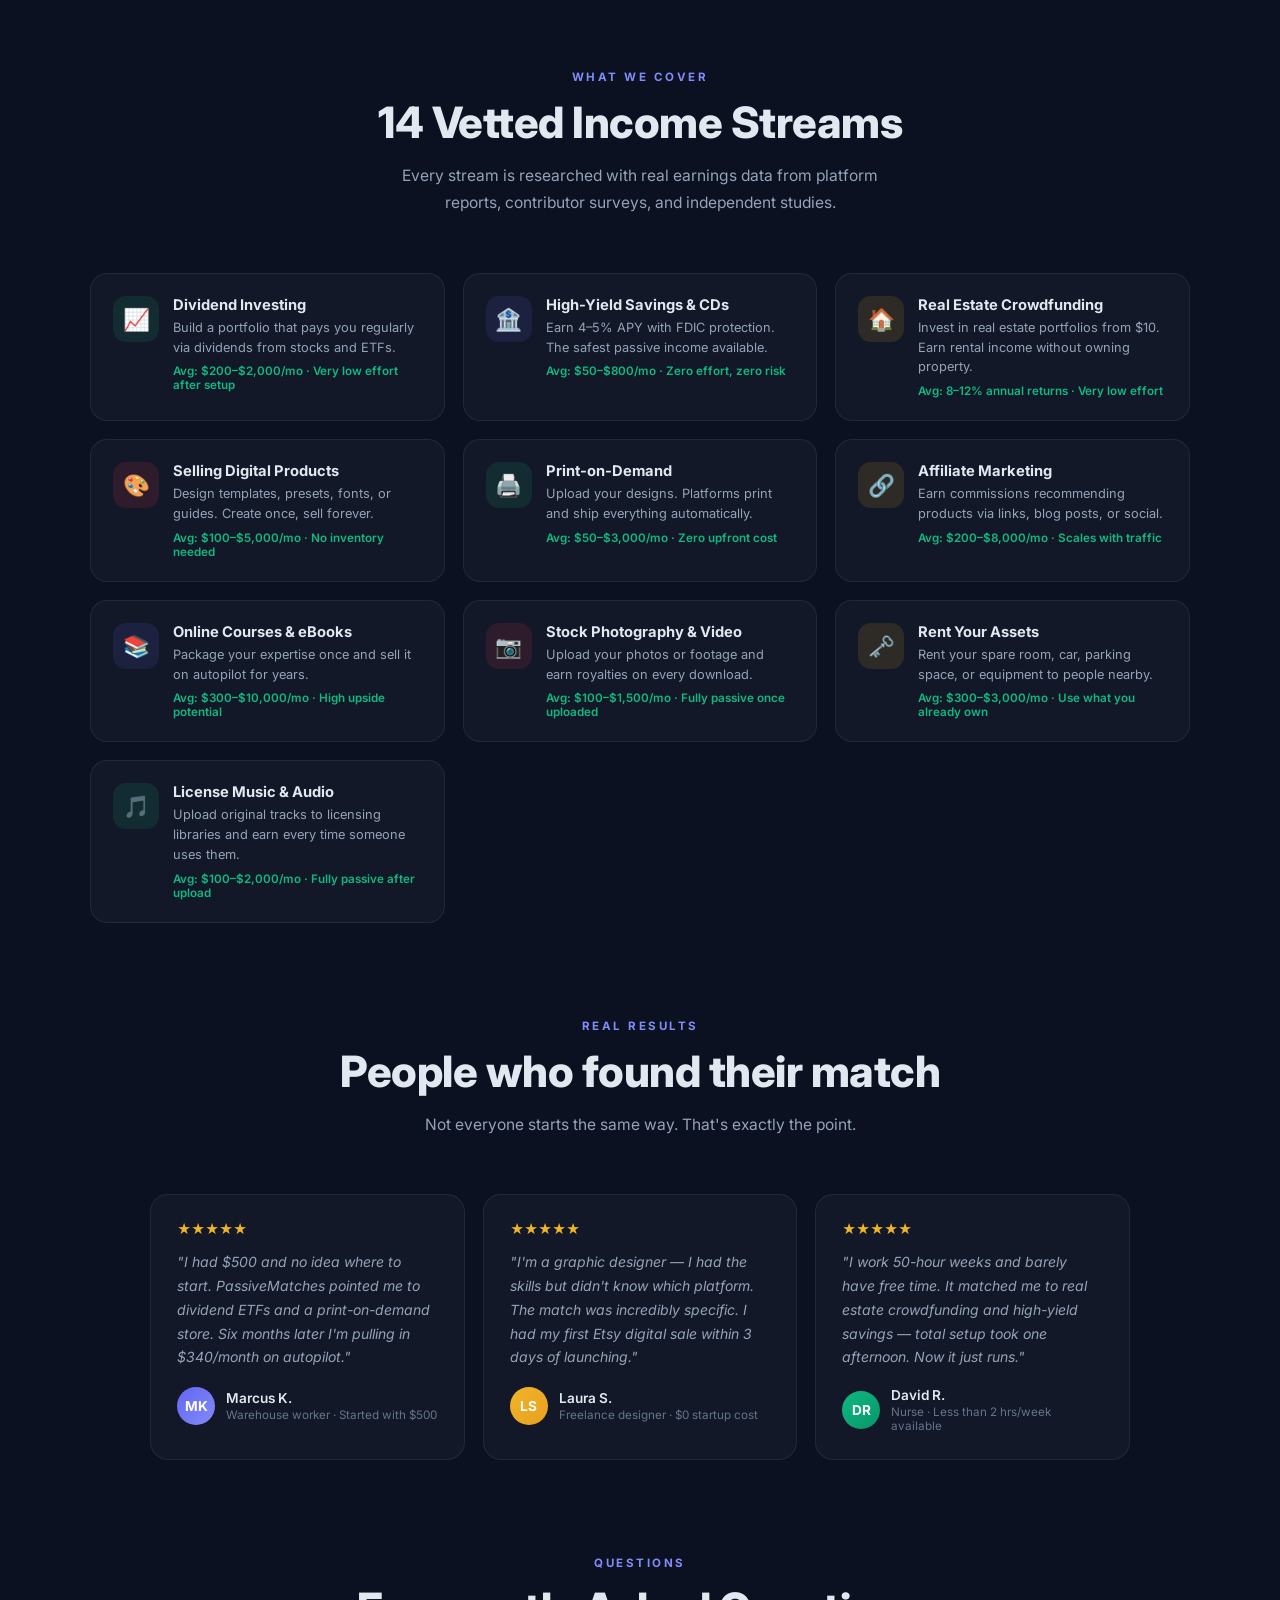
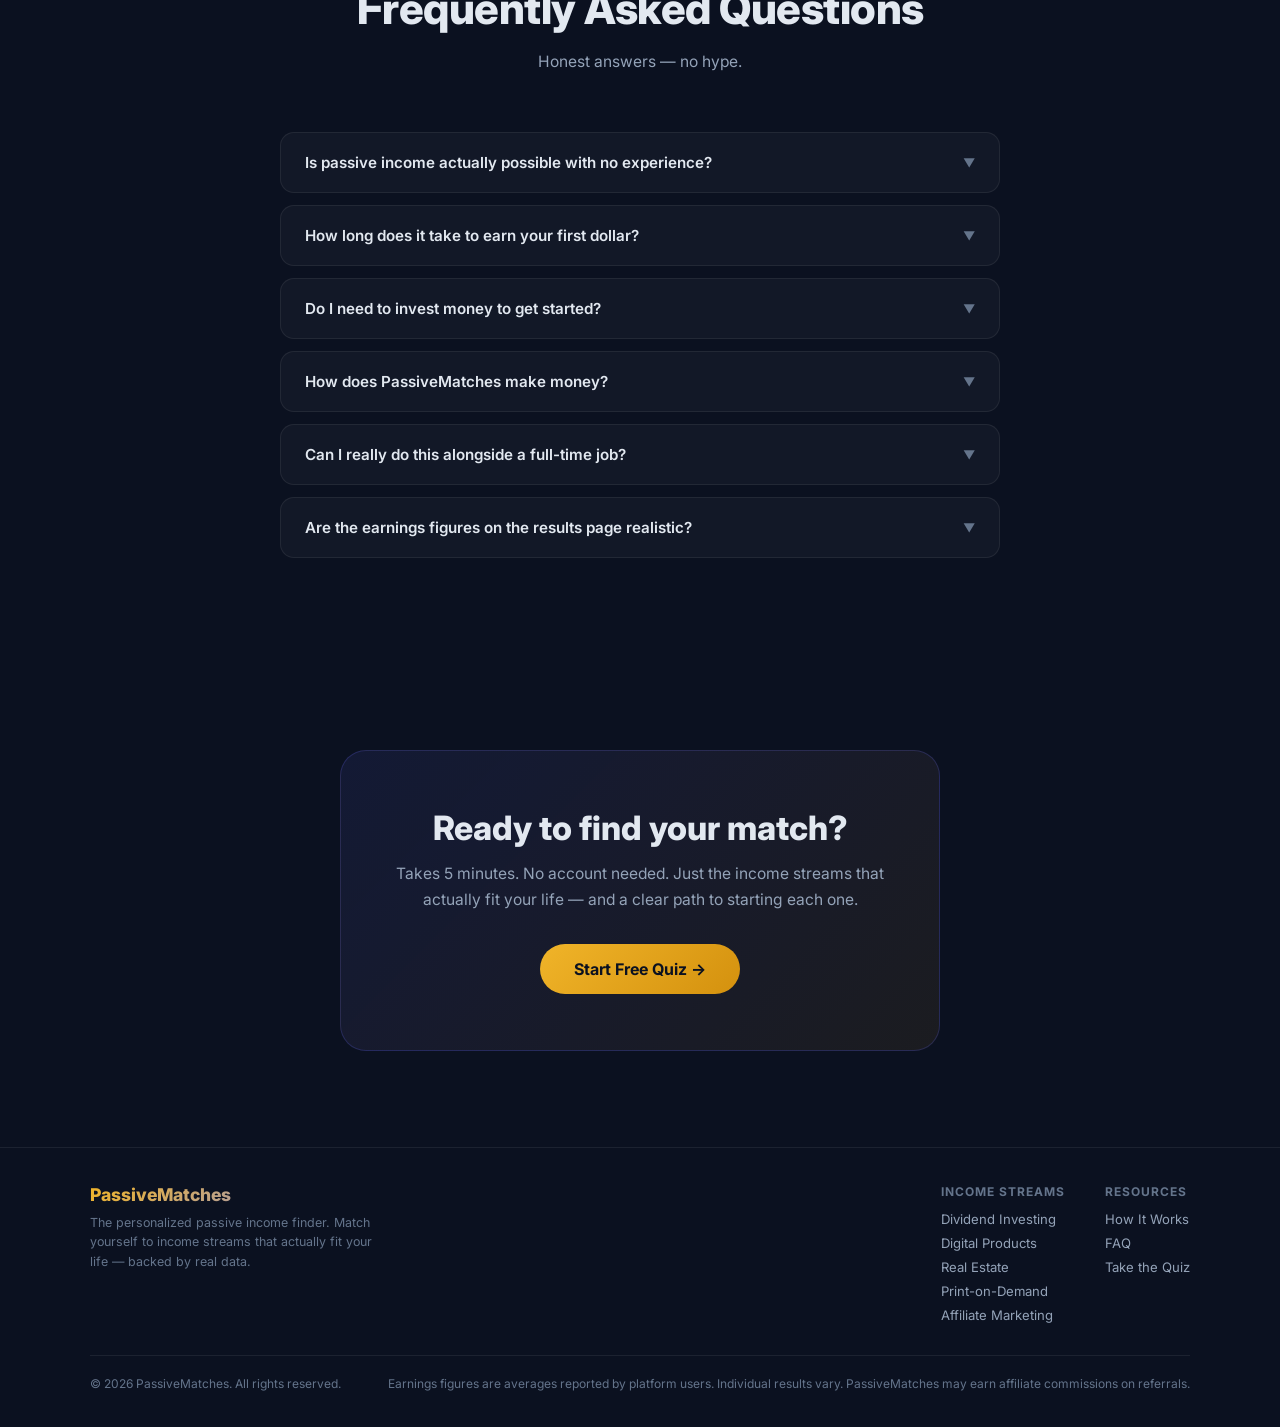
<file: passivematch.html>
<!DOCTYPE html>
<html lang="en">
<head>
  <meta charset="UTF-8" />
  <meta name="viewport" content="width=device-width, initial-scale=1.0"/>
  <title>PassiveMatches — Find Your Perfect Passive Income Stream</title>
  <meta name="description" content="Answer 5 questions and get a personalized roadmap of the best passive income streams for your exact situation — backed by real data.">
  <link rel="preconnect" href="https://fonts.googleapis.com">
  <link rel="preconnect" href="https://fonts.gstatic.com" crossorigin>
  <link href="https://fonts.googleapis.com/css2?family=Inter:wght@300;400;500;600;700;800;900&display=swap" rel="stylesheet">
  <style>
    *, *::before, *::after { box-sizing: border-box; margin: 0; padding: 0; }
    :root {
      --navy: #0b1120;
      --navy2: #111827;
      --navy3: #1a2540;
      --gold: #f0b429;
      --gold2: #ffd166;
      --accent: #6366f1;
      --accent2: #818cf8;
      --green: #10b981;
      --red: #f43f5e;
      --text: #e2e8f0;
      --text2: #94a3b8;
      --text3: #64748b;
      --border: rgba(255,255,255,0.07);
      --card: rgba(255,255,255,0.03);
    }
    html { scroll-behavior: smooth; }
    body { font-family: 'Inter', sans-serif; background: var(--navy); color: var(--text); min-height: 100vh; overflow-x: hidden; }

    /* ─── NAV ─── */
    nav {
      position: fixed; top: 0; left: 0; right: 0; z-index: 100;
      display: flex; align-items: center; justify-content: space-between;
      padding: 0 6%; height: 68px;
      background: rgba(11,17,32,0.88); backdrop-filter: blur(24px);
      border-bottom: 1px solid var(--border);
    }
    .logo { font-size: 1.3rem; font-weight: 800; letter-spacing: -0.5px; background: linear-gradient(135deg, var(--gold), var(--accent2)); -webkit-background-clip: text; -webkit-text-fill-color: transparent; cursor: pointer; }
    .nav-right { display: flex; align-items: center; gap: 20px; }
    .nav-link { font-size: 0.85rem; color: var(--text2); cursor: pointer; text-decoration: none; transition: color 0.2s; }
    .nav-link:hover { color: var(--text); }
    .nav-cta { background: linear-gradient(135deg, var(--gold), #d4910e); color: #0b1120; font-weight: 700; font-size: 0.85rem; padding: 10px 22px; border-radius: 50px; border: none; cursor: pointer; transition: transform 0.2s, box-shadow 0.2s; }
    .nav-cta:hover { transform: translateY(-1px); box-shadow: 0 8px 24px rgba(240,180,41,0.35); }

    /* ─── PAGE SYSTEM ─── */
    .page { display: none; }
    .page.active { display: block; }
    #quiz-page.active { display: flex; flex-direction: column; }
    #landing { padding-top: 68px; }
    #quiz-page, #results-page { padding-top: 68px; }

    /* ─── HERO ─── */
    .hero { min-height: calc(100vh - 68px); display: flex; flex-direction: column; align-items: center; justify-content: center; text-align: center; padding: 80px 24px 60px; position: relative; overflow: hidden; }
    .hero-bg { position: absolute; inset: 0; z-index: 0; background: radial-gradient(ellipse 90% 65% at 50% -5%, rgba(99,102,241,0.16) 0%, transparent 70%), radial-gradient(ellipse 55% 45% at 85% 85%, rgba(240,180,41,0.09) 0%, transparent 60%); }
    .hero-grid { position: absolute; inset: 0; z-index: 0; background-image: linear-gradient(rgba(255,255,255,0.02) 1px, transparent 1px), linear-gradient(90deg, rgba(255,255,255,0.02) 1px, transparent 1px); background-size: 56px 56px; }
    .hero-content { position: relative; z-index: 1; max-width: 840px; }
    .hero-badge { display: inline-flex; align-items: center; gap: 8px; background: rgba(99,102,241,0.12); border: 1px solid rgba(99,102,241,0.28); color: var(--accent2); font-size: 0.78rem; font-weight: 600; padding: 6px 16px; border-radius: 50px; margin-bottom: 28px; letter-spacing: 0.5px; }
    .badge-dot { width: 6px; height: 6px; border-radius: 50%; background: var(--accent2); animation: pulse 2s infinite; }
    @keyframes pulse { 0%,100%{opacity:1;transform:scale(1)} 50%{opacity:0.4;transform:scale(1.5)} }
    h1 { font-size: clamp(2.4rem, 6vw, 4.4rem); font-weight: 900; line-height: 1.08; letter-spacing: -2px; margin-bottom: 22px; }
    h1 span { background: linear-gradient(135deg, var(--gold) 0%, #fb923c 50%, var(--accent2) 100%); -webkit-background-clip: text; -webkit-text-fill-color: transparent; }
    .hero-sub { font-size: clamp(1rem, 2vw, 1.18rem); color: var(--text2); max-width: 580px; margin: 0 auto 38px; line-height: 1.75; font-weight: 400; }
    .hero-actions { display: flex; gap: 12px; justify-content: center; flex-wrap: wrap; }
    .btn-primary { background: linear-gradient(135deg, var(--gold), #d4910e); color: #0b1120; font-weight: 700; font-size: 1rem; padding: 15px 34px; border-radius: 50px; border: none; cursor: pointer; transition: transform 0.2s, box-shadow 0.2s; display: flex; align-items: center; gap: 8px; font-family: inherit; }
    .btn-primary:hover { transform: translateY(-2px); box-shadow: 0 12px 32px rgba(240,180,41,0.4); }
    .btn-ghost { background: transparent; border: 1px solid var(--border); color: var(--text2); font-size: 0.95rem; font-weight: 500; padding: 15px 26px; border-radius: 50px; cursor: pointer; transition: all 0.2s; font-family: inherit; }
    .btn-ghost:hover { border-color: rgba(255,255,255,0.2); color: var(--text); }
    .hero-stats { display: flex; gap: 36px; justify-content: center; flex-wrap: wrap; margin-top: 56px; padding-top: 36px; border-top: 1px solid var(--border); }
    .stat { text-align: center; }
    .stat-num { font-size: 1.75rem; font-weight: 800; color: var(--gold); }
    .stat-label { font-size: 0.75rem; color: var(--text3); margin-top: 4px; letter-spacing: 0.5px; text-transform: uppercase; }

    /* ─── TRUST BAR ─── */
    .trust-bar { background: rgba(255,255,255,0.025); border-top: 1px solid var(--border); border-bottom: 1px solid var(--border); padding: 22px 6%; display: flex; align-items: center; justify-content: center; gap: 14px; flex-wrap: wrap; }
    .trust-item { display: flex; align-items: center; gap: 7px; font-size: 0.8rem; color: var(--text3); }
    .trust-item span:first-child { font-size: 1rem; }
    .trust-sep { width: 1px; height: 16px; background: var(--border); }

    /* ─── SECTIONS ─── */
    .section { padding: 96px 6%; }
    .section-label { font-size: 0.72rem; font-weight: 700; letter-spacing: 2.5px; text-transform: uppercase; color: var(--accent2); margin-bottom: 12px; text-align: center; }
    .section-title { font-size: clamp(1.8rem, 4vw, 2.7rem); font-weight: 800; letter-spacing: -0.5px; text-align: center; margin-bottom: 14px; }
    .section-sub { text-align: center; color: var(--text2); max-width: 520px; margin: 0 auto 56px; font-size: 0.975rem; line-height: 1.75; }

    /* ─── STEPS ─── */
    .steps { display: grid; grid-template-columns: repeat(auto-fit, minmax(230px, 1fr)); gap: 20px; max-width: 1000px; margin: 0 auto; }
    .step-card { background: var(--card); border: 1px solid var(--border); border-radius: 20px; padding: 30px 26px; transition: transform 0.2s, border-color 0.2s; }
    .step-card:hover { transform: translateY(-4px); border-color: rgba(99,102,241,0.28); }
    .step-num { width: 42px; height: 42px; border-radius: 12px; background: linear-gradient(135deg, rgba(99,102,241,0.25), rgba(99,102,241,0.08)); border: 1px solid rgba(99,102,241,0.25); display: flex; align-items: center; justify-content: center; font-size: 1rem; font-weight: 800; color: var(--accent2); margin-bottom: 18px; }
    .step-card h3 { font-size: 1rem; font-weight: 700; margin-bottom: 9px; }
    .step-card p { font-size: 0.875rem; color: var(--text2); line-height: 1.65; }

    /* ─── STREAM PREVIEW GRID ─── */
    .streams-grid { display: grid; grid-template-columns: repeat(auto-fill, minmax(270px, 1fr)); gap: 18px; max-width: 1100px; margin: 0 auto; }
    .stream-preview { background: var(--card); border: 1px solid var(--border); border-radius: 17px; padding: 22px; display: flex; align-items: flex-start; gap: 14px; transition: transform 0.2s, border-color 0.2s; }
    .stream-preview:hover { transform: translateY(-3px); border-color: rgba(240,180,41,0.18); }
    .stream-icon { width: 46px; height: 46px; border-radius: 13px; flex-shrink: 0; display: flex; align-items: center; justify-content: center; font-size: 1.35rem; }
    .stream-preview h4 { font-size: 0.92rem; font-weight: 700; margin-bottom: 4px; }
    .stream-preview p { font-size: 0.8rem; color: var(--text2); line-height: 1.55; }
    .stream-earnings { font-size: 0.73rem; font-weight: 600; color: var(--green); margin-top: 7px; }

    /* ─── TESTIMONIALS ─── */
    .testimonials { display: grid; grid-template-columns: repeat(auto-fit, minmax(270px, 1fr)); gap: 18px; max-width: 980px; margin: 0 auto; }
    .testimonial { background: var(--card); border: 1px solid var(--border); border-radius: 18px; padding: 26px; }
    .t-stars { color: var(--gold); font-size: 0.85rem; margin-bottom: 13px; }
    .t-text { font-size: 0.875rem; color: var(--text2); line-height: 1.7; margin-bottom: 18px; font-style: italic; }
    .t-author { display: flex; align-items: center; gap: 11px; }
    .t-avatar { width: 38px; height: 38px; border-radius: 50%; display: flex; align-items: center; justify-content: center; font-weight: 700; font-size: 0.85rem; color: #fff; flex-shrink: 0; }
    .t-name { font-size: 0.85rem; font-weight: 600; }
    .t-meta { font-size: 0.73rem; color: var(--text3); margin-top: 2px; }

    /* ─── FAQ ─── */
    .faq-list { max-width: 720px; margin: 0 auto; display: flex; flex-direction: column; gap: 12px; }
    .faq-item { background: var(--card); border: 1px solid var(--border); border-radius: 14px; overflow: hidden; }
    .faq-q { padding: 20px 24px; cursor: pointer; display: flex; justify-content: space-between; align-items: center; gap: 16px; font-size: 0.95rem; font-weight: 600; user-select: none; transition: background 0.2s; }
    .faq-q:hover { background: rgba(255,255,255,0.03); }
    .faq-arrow { font-size: 0.75rem; color: var(--text3); transition: transform 0.3s; flex-shrink: 0; }
    .faq-item.open .faq-arrow { transform: rotate(180deg); }
    .faq-a { max-height: 0; overflow: hidden; transition: max-height 0.35s ease, padding 0.35s ease; }
    .faq-a-inner { padding: 0 24px 20px; font-size: 0.875rem; color: var(--text2); line-height: 1.75; }
    .faq-item.open .faq-a { max-height: 300px; }

    /* ─── CTA SECTION ─── */
    .cta-section { padding: 96px 6%; text-align: center; }
    .cta-box { max-width: 600px; margin: 0 auto; background: linear-gradient(135deg, rgba(99,102,241,0.1), rgba(240,180,41,0.07)); border: 1px solid rgba(99,102,241,0.22); border-radius: 26px; padding: 56px 40px; }
    .cta-box h2 { font-size: clamp(1.6rem, 3vw, 2.1rem); font-weight: 800; margin-bottom: 13px; }
    .cta-box p { color: var(--text2); margin-bottom: 30px; line-height: 1.7; font-size: 0.975rem; }

    /* ─── FOOTER ─── */
    footer { border-top: 1px solid var(--border); padding: 36px 6%; }
    .footer-inner { max-width: 1100px; margin: 0 auto; display: flex; align-items: flex-start; justify-content: space-between; flex-wrap: wrap; gap: 28px; }
    .footer-brand .footer-logo { font-size: 1.1rem; font-weight: 800; background: linear-gradient(135deg, var(--gold), var(--accent2)); -webkit-background-clip: text; -webkit-text-fill-color: transparent; margin-bottom: 8px; }
    .footer-brand p { font-size: 0.78rem; color: var(--text3); max-width: 300px; line-height: 1.6; }
    .footer-links { display: flex; gap: 40px; flex-wrap: wrap; }
    .footer-col h5 { font-size: 0.75rem; font-weight: 700; text-transform: uppercase; letter-spacing: 1px; color: var(--text3); margin-bottom: 12px; }
    .footer-col a { display: block; font-size: 0.82rem; color: var(--text2); text-decoration: none; margin-bottom: 8px; transition: color 0.2s; }
    .footer-col a:hover { color: var(--text); }
    .footer-bottom { max-width: 1100px; margin: 24px auto 0; padding-top: 20px; border-top: 1px solid var(--border); display: flex; justify-content: space-between; align-items: center; flex-wrap: wrap; gap: 10px; }
    .footer-bottom p { font-size: 0.75rem; color: var(--text3); }

    /* ─── QUIZ ─── */
    #quiz-page { min-height: 100vh; }
    .quiz-header { padding: 28px 6% 0; display: flex; flex-direction: column; align-items: center; }
    .quiz-progress-wrap { width: 100%; max-width: 540px; }
    .quiz-progress-label { display: flex; justify-content: space-between; font-size: 0.73rem; color: var(--text3); margin-bottom: 8px; font-weight: 500; }
    .quiz-progress-bar { width: 100%; height: 3px; background: rgba(255,255,255,0.07); border-radius: 50px; overflow: hidden; }
    .quiz-progress-fill { height: 100%; border-radius: 50px; background: linear-gradient(90deg, var(--gold), var(--accent)); transition: width 0.4s ease; }
    .quiz-body { flex: 1; display: flex; align-items: center; justify-content: center; padding: 36px 20px; }
    .quiz-card { width: 100%; max-width: 560px; background: var(--navy2); border: 1px solid var(--border); border-radius: 22px; padding: 42px 38px; }
    .quiz-q-num { font-size: 0.72rem; font-weight: 700; letter-spacing: 2px; color: var(--accent2); text-transform: uppercase; margin-bottom: 12px; }
    .quiz-q { font-size: clamp(1.1rem, 2.5vw, 1.35rem); font-weight: 700; margin-bottom: 28px; line-height: 1.4; }
    .quiz-options { display: flex; flex-direction: column; gap: 10px; }
    .quiz-option { background: rgba(255,255,255,0.025); border: 1.5px solid rgba(255,255,255,0.07); border-radius: 13px; padding: 15px 18px; cursor: pointer; display: flex; align-items: center; gap: 13px; transition: all 0.18s; text-align: left; font-family: inherit; color: var(--text); width: 100%; }
    .quiz-option:hover { background: rgba(99,102,241,0.07); border-color: rgba(99,102,241,0.28); }
    .quiz-option.selected { background: rgba(99,102,241,0.13); border-color: var(--accent); }
    .quiz-option.selected .opt-check { background: var(--accent); border-color: var(--accent); color: white; }
    .opt-check { width: 20px; height: 20px; border-radius: 50%; border: 2px solid rgba(255,255,255,0.18); flex-shrink: 0; display: flex; align-items: center; justify-content: center; font-size: 0.65rem; transition: all 0.18s; }
    .opt-icon { font-size: 1.15rem; flex-shrink: 0; }
    .opt-text { font-size: 0.925rem; font-weight: 600; }
    .opt-sub { font-size: 0.73rem; color: var(--text3); margin-top: 2px; }
    .quiz-nav { display: flex; justify-content: space-between; align-items: center; margin-top: 28px; }
    .btn-back { background: none; border: 1px solid var(--border); color: var(--text2); padding: 11px 22px; border-radius: 50px; cursor: pointer; font-family: inherit; font-size: 0.85rem; transition: all 0.2s; }
    .btn-back:hover { border-color: rgba(255,255,255,0.18); color: var(--text); }
    .btn-next { background: linear-gradient(135deg, var(--gold), #d4910e); color: #0b1120; font-weight: 700; font-size: 0.925rem; padding: 12px 30px; border-radius: 50px; border: none; cursor: pointer; transition: all 0.2s; opacity: 0.4; pointer-events: none; font-family: inherit; }
    .btn-next.enabled { opacity: 1; pointer-events: auto; }
    .btn-next.enabled:hover { transform: translateY(-2px); box-shadow: 0 10px 26px rgba(240,180,41,0.4); }
    .quiz-slide { transition: opacity 0.22s, transform 0.22s; }
    .quiz-slide.exit { opacity: 0; transform: translateX(-28px); }
    .quiz-slide.enter-prep { opacity: 0; transform: translateX(28px); }

    /* ─── RESULTS ─── */
    #results-page { min-height: 100vh; }
    .results-hero { padding: 56px 6% 36px; text-align: center; background: linear-gradient(180deg, rgba(99,102,241,0.07) 0%, transparent 100%); }
    .results-badge { display: inline-flex; align-items: center; gap: 8px; background: rgba(16,185,129,0.1); border: 1px solid rgba(16,185,129,0.25); color: var(--green); font-size: 0.78rem; font-weight: 600; padding: 5px 14px; border-radius: 50px; margin-bottom: 18px; }
    .results-hero h2 { font-size: clamp(1.8rem, 4vw, 2.5rem); font-weight: 800; margin-bottom: 11px; }
    .results-hero p { color: var(--text2); max-width: 500px; margin: 0 auto; line-height: 1.7; font-size: 0.975rem; }
    .profile-chips { display: flex; gap: 9px; justify-content: center; flex-wrap: wrap; margin-top: 26px; }
    .chip { background: rgba(255,255,255,0.05); border: 1px solid var(--border); border-radius: 50px; padding: 5px 13px; font-size: 0.76rem; color: var(--text2); }
    .chip span { color: var(--text); font-weight: 600; }

    .results-grid { max-width: 1100px; margin: 0 auto; padding: 18px 6% 60px; display: grid; grid-template-columns: repeat(auto-fill, minmax(310px, 1fr)); gap: 22px; }
    .result-card { background: var(--navy2); border: 1px solid var(--border); border-radius: 20px; overflow: hidden; transition: transform 0.2s, box-shadow 0.2s; }
    .result-card:hover { transform: translateY(-4px); box-shadow: 0 22px 48px rgba(0,0,0,0.32); }
    .result-card.top-pick { border-color: rgba(240,180,41,0.32); }
    .result-card-header { padding: 22px 22px 14px; display: flex; align-items: flex-start; justify-content: space-between; gap: 10px; }
    .result-icon-wrap { display: flex; align-items: center; gap: 13px; flex: 1; min-width: 0; }
    .result-icon { width: 50px; height: 50px; border-radius: 15px; flex-shrink: 0; display: flex; align-items: center; justify-content: center; font-size: 1.55rem; }
    .result-title { font-size: 1rem; font-weight: 700; }
    .result-tagline { font-size: 0.77rem; color: var(--text2); margin-top: 2px; }
    .match-badge { background: rgba(16,185,129,0.12); border: 1px solid rgba(16,185,129,0.22); color: var(--green); font-size: 0.75rem; font-weight: 700; padding: 4px 11px; border-radius: 50px; white-space: nowrap; flex-shrink: 0; }
    .top-pick-label { background: linear-gradient(135deg, var(--gold), #d4910e); color: #0b1120; font-size: 0.68rem; font-weight: 800; padding: 4px 10px; border-radius: 50px; white-space: nowrap; flex-shrink: 0; letter-spacing: 0.5px; text-transform: uppercase; }
    .result-divider { height: 1px; background: var(--border); margin: 0 22px; }
    .result-stats { display: grid; grid-template-columns: repeat(3, 1fr); padding: 16px 22px; }
    .r-stat { text-align: center; }
    .r-stat + .r-stat { border-left: 1px solid var(--border); }
    .r-stat-val { font-size: 0.875rem; font-weight: 700; }
    .r-stat-label { font-size: 0.65rem; color: var(--text3); margin-top: 3px; text-transform: uppercase; letter-spacing: 0.5px; }
    .result-body { padding: 4px 22px 20px; }
    .result-desc { font-size: 0.85rem; color: var(--text2); line-height: 1.68; margin-bottom: 16px; margin-top: 14px; }
    .result-sources { margin-bottom: 16px; }
    .result-sources-label { font-size: 0.68rem; font-weight: 700; color: var(--text3); text-transform: uppercase; letter-spacing: 0.5px; margin-bottom: 7px; }
    .source-pills { display: flex; flex-wrap: wrap; gap: 6px; }
    .source-pill { background: rgba(255,255,255,0.04); border: 1px solid rgba(255,255,255,0.07); border-radius: 7px; padding: 4px 10px; font-size: 0.73rem; color: var(--text2); cursor: pointer; text-decoration: none; transition: background 0.2s, border-color 0.2s; display: inline-block; }
    .source-pill:hover { background: rgba(255,255,255,0.08); border-color: rgba(255,255,255,0.15); color: var(--text); }
    .result-bar-wrap { margin-bottom: 14px; }
    .result-bar-label { display: flex; justify-content: space-between; font-size: 0.72rem; color: var(--text3); margin-bottom: 5px; }
    .result-bar { height: 4px; background: rgba(255,255,255,0.05); border-radius: 50px; overflow: hidden; }
    .result-bar-fill { height: 100%; border-radius: 50px; transition: width 1s ease; }
    .result-cta { width: 100%; padding: 12px; border-radius: 11px; border: none; cursor: pointer; font-family: inherit; font-size: 0.86rem; font-weight: 700; background: linear-gradient(135deg, var(--gold), #d4910e); color: #0b1120; transition: transform 0.2s, box-shadow 0.2s; margin-top: 2px; }
    .result-cta:hover { transform: translateY(-1px); box-shadow: 0 8px 20px rgba(240,180,41,0.35); }
    .result-cta.secondary { background: rgba(255,255,255,0.05); color: var(--text); border: 1px solid var(--border); }
    .result-cta.secondary:hover { box-shadow: none; background: rgba(255,255,255,0.08); }

    /* email capture */
    .email-section { background: linear-gradient(135deg, rgba(99,102,241,0.1), rgba(240,180,41,0.05)); border-top: 1px solid var(--border); border-bottom: 1px solid var(--border); padding: 56px 6%; text-align: center; }
    .email-section h3 { font-size: 1.45rem; font-weight: 800; margin-bottom: 10px; }
    .email-section p { color: var(--text2); max-width: 420px; margin: 0 auto 26px; font-size: 0.9rem; line-height: 1.65; }
    .email-form { display: flex; gap: 10px; max-width: 420px; margin: 0 auto; flex-wrap: wrap; justify-content: center; }
    .email-input { flex: 1; min-width: 210px; padding: 13px 18px; background: rgba(255,255,255,0.05); border: 1px solid rgba(255,255,255,0.1); border-radius: 50px; color: var(--text); font-family: inherit; font-size: 0.88rem; outline: none; transition: border-color 0.2s; }
    .email-input::placeholder { color: var(--text3); }
    .email-input:focus { border-color: rgba(99,102,241,0.45); }
    .btn-email { padding: 13px 26px; background: linear-gradient(135deg, var(--accent), #4f46e5); color: #fff; border: none; border-radius: 50px; font-family: inherit; font-size: 0.88rem; font-weight: 700; cursor: pointer; white-space: nowrap; transition: transform 0.2s, box-shadow 0.2s; }
    .btn-email:hover { transform: translateY(-1px); box-shadow: 0 8px 20px rgba(99,102,241,0.38); }
    .retake-bar { text-align: center; padding: 22px 6%; display: flex; align-items: center; justify-content: center; gap: 16px; flex-wrap: wrap; }
    .btn-retake { background: none; border: 1px solid var(--border); color: var(--text2); font-family: inherit; font-size: 0.83rem; font-weight: 500; padding: 9px 20px; border-radius: 50px; cursor: pointer; transition: all 0.2s; }
    .btn-retake:hover { border-color: rgba(255,255,255,0.18); color: var(--text); }
    .results-footer-note { text-align: center; padding: 0 6% 52px; color: var(--text3); font-size: 0.76rem; max-width: 580px; margin: 0 auto; line-height: 1.75; }

    @media(max-width:620px) {
      .quiz-card { padding: 28px 20px; }
      .nav-right .nav-link { display: none; }
      .footer-links { gap: 24px; }
    }
  </style>
</head>
<body>

<!-- ═══ NAV ═══ -->
<nav>
  <div class="logo" onclick="goToLanding()">PassiveMatches</div>
  <div class="nav-right">
    <a class="nav-link" onclick="scrollToSection('how-it-works')">How It Works</a>
    <a class="nav-link" onclick="scrollToSection('faq')">FAQ</a>
    <button class="nav-cta" onclick="goToQuiz()">Find My Match →</button>
  </div>
</nav>

<!-- ═══ LANDING ═══ -->
<div id="landing" class="page active">

  <section class="hero">
    <div class="hero-bg"></div>
    <div class="hero-grid"></div>
    <div class="hero-content">
      <div class="hero-badge"><span class="badge-dot"></span>100% Personalized · No Generic Lists</div>
      <h1>Your Money Should Work<br><span>Even When You Don't</span></h1>
      <p class="hero-sub">Answer 5 questions and get a personalized roadmap of the best passive income streams for your exact situation — with real earnings data, vetted platforms, and step-by-step guides to get started.</p>
      <div class="hero-actions">
        <button class="btn-primary" onclick="goToQuiz()">Find My Income Streams →</button>
        <button class="btn-ghost" onclick="scrollToSection('how-it-works')">See How It Works</button>
      </div>
      <div class="hero-stats">
        <div class="stat"><div class="stat-num">14+</div><div class="stat-label">Income Streams</div></div>
        <div class="stat"><div class="stat-num">5 min</div><div class="stat-label">To Your Match</div></div>
        <div class="stat"><div class="stat-num">$0</div><div class="stat-label">Cost to Start Some</div></div>
        <div class="stat"><div class="stat-num">100%</div><div class="stat-label">Personalized</div></div>
      </div>
    </div>
  </section>

  <div class="trust-bar">
    <div class="trust-item"><span>🔒</span><span>No account required</span></div>
    <div class="trust-sep"></div>
    <div class="trust-item"><span>📊</span><span>Based on real platform data</span></div>
    <div class="trust-sep"></div>
    <div class="trust-item"><span>⚡</span><span>Results in under 5 minutes</span></div>
    <div class="trust-sep"></div>
    <div class="trust-item"><span>🎯</span><span>14 vetted income streams</span></div>
    <div class="trust-sep"></div>
    <div class="trust-item"><span>💸</span><span>Free to use, always</span></div>
  </div>

  <!-- HOW IT WORKS -->
  <section class="section" id="how-it-works">
    <div class="section-label">How It Works</div>
    <h2 class="section-title">From quiz to income in minutes</h2>
    <p class="section-sub">We match you to income streams based on your real situation — not a one-size-fits-all generic list.</p>
    <div class="steps">
      <div class="step-card">
        <div class="step-num">1</div>
        <h3>Tell Us About You</h3>
        <p>5 quick questions about your available time, starting budget, existing skills or assets, and risk comfort level. No email required.</p>
      </div>
      <div class="step-card">
        <div class="step-num">2</div>
        <h3>Get Your Personal Match</h3>
        <p>Our algorithm scores 14 income streams against your profile and surfaces the ones most likely to work for someone exactly like you.</p>
      </div>
      <div class="step-card">
        <div class="step-num">3</div>
        <h3>Launch With Confidence</h3>
        <p>Each match includes average real earnings, effort and risk ratings, direct links to the best platforms, and a clear first step to take today.</p>
      </div>
      <div class="step-card">
        <div class="step-num">4</div>
        <h3>Build Your Portfolio</h3>
        <p>Most successful passive income earners run 2–3 streams. Use your results to build a diversified income portfolio over time.</p>
      </div>
    </div>
  </section>

  <!-- INCOME STREAMS PREVIEW -->
  <section class="section" style="padding-top:0;">
    <div class="section-label">What We Cover</div>
    <h2 class="section-title">14 Vetted Income Streams</h2>
    <p class="section-sub">Every stream is researched with real earnings data from platform reports, contributor surveys, and independent studies.</p>
    <div class="streams-grid">
      <div class="stream-preview">
        <div class="stream-icon" style="background:rgba(16,185,129,0.12);">📈</div>
        <div><h4>Dividend Investing</h4><p>Build a portfolio that pays you regularly via dividends from stocks and ETFs.</p><div class="stream-earnings">Avg: $200–$2,000/mo · Very low effort after setup</div></div>
      </div>
      <div class="stream-preview">
        <div class="stream-icon" style="background:rgba(99,102,241,0.12);">🏦</div>
        <div><h4>High-Yield Savings & CDs</h4><p>Earn 4–5% APY with FDIC protection. The safest passive income available.</p><div class="stream-earnings">Avg: $50–$800/mo · Zero effort, zero risk</div></div>
      </div>
      <div class="stream-preview">
        <div class="stream-icon" style="background:rgba(240,180,41,0.12);">🏠</div>
        <div><h4>Real Estate Crowdfunding</h4><p>Invest in real estate portfolios from $10. Earn rental income without owning property.</p><div class="stream-earnings">Avg: 8–12% annual returns · Very low effort</div></div>
      </div>
      <div class="stream-preview">
        <div class="stream-icon" style="background:rgba(244,63,94,0.12);">🎨</div>
        <div><h4>Selling Digital Products</h4><p>Design templates, presets, fonts, or guides. Create once, sell forever.</p><div class="stream-earnings">Avg: $100–$5,000/mo · No inventory needed</div></div>
      </div>
      <div class="stream-preview">
        <div class="stream-icon" style="background:rgba(16,185,129,0.12);">🖨️</div>
        <div><h4>Print-on-Demand</h4><p>Upload your designs. Platforms print and ship everything automatically.</p><div class="stream-earnings">Avg: $50–$3,000/mo · Zero upfront cost</div></div>
      </div>
      <div class="stream-preview">
        <div class="stream-icon" style="background:rgba(240,180,41,0.12);">🔗</div>
        <div><h4>Affiliate Marketing</h4><p>Earn commissions recommending products via links, blog posts, or social.</p><div class="stream-earnings">Avg: $200–$8,000/mo · Scales with traffic</div></div>
      </div>
      <div class="stream-preview">
        <div class="stream-icon" style="background:rgba(99,102,241,0.12);">📚</div>
        <div><h4>Online Courses & eBooks</h4><p>Package your expertise once and sell it on autopilot for years.</p><div class="stream-earnings">Avg: $300–$10,000/mo · High upside potential</div></div>
      </div>
      <div class="stream-preview">
        <div class="stream-icon" style="background:rgba(244,63,94,0.12);">📷</div>
        <div><h4>Stock Photography & Video</h4><p>Upload your photos or footage and earn royalties on every download.</p><div class="stream-earnings">Avg: $100–$1,500/mo · Fully passive once uploaded</div></div>
      </div>
      <div class="stream-preview">
        <div class="stream-icon" style="background:rgba(240,180,41,0.12);">🗝️</div>
        <div><h4>Rent Your Assets</h4><p>Rent your spare room, car, parking space, or equipment to people nearby.</p><div class="stream-earnings">Avg: $300–$3,000/mo · Use what you already own</div></div>
      </div>
      <div class="stream-preview">
        <div class="stream-icon" style="background:rgba(16,185,129,0.12);">🎵</div>
        <div><h4>License Music & Audio</h4><p>Upload original tracks to licensing libraries and earn every time someone uses them.</p><div class="stream-earnings">Avg: $100–$2,000/mo · Fully passive after upload</div></div>
      </div>
    </div>
  </section>

  <!-- TESTIMONIALS -->
  <section class="section" style="padding-top:0;">
    <div class="section-label">Real Results</div>
    <h2 class="section-title">People who found their match</h2>
    <p class="section-sub">Not everyone starts the same way. That's exactly the point.</p>
    <div class="testimonials">
      <div class="testimonial">
        <div class="t-stars">★★★★★</div>
        <p class="t-text">"I had $500 and no idea where to start. PassiveMatches pointed me to dividend ETFs and a print-on-demand store. Six months later I'm pulling in $340/month on autopilot."</p>
        <div class="t-author">
          <div class="t-avatar" style="background:linear-gradient(135deg,#6366f1,#818cf8);">MK</div>
          <div><div class="t-name">Marcus K.</div><div class="t-meta">Warehouse worker · Started with $500</div></div>
        </div>
      </div>
      <div class="testimonial">
        <div class="t-stars">★★★★★</div>
        <p class="t-text">"I'm a graphic designer — I had the skills but didn't know which platform. The match was incredibly specific. I had my first Etsy digital sale within 3 days of launching."</p>
        <div class="t-author">
          <div class="t-avatar" style="background:linear-gradient(135deg,#f0b429,#e8a020);">LS</div>
          <div><div class="t-name">Laura S.</div><div class="t-meta">Freelance designer · $0 startup cost</div></div>
        </div>
      </div>
      <div class="testimonial">
        <div class="t-stars">★★★★★</div>
        <p class="t-text">"I work 50-hour weeks and barely have free time. It matched me to real estate crowdfunding and high-yield savings — total setup took one afternoon. Now it just runs."</p>
        <div class="t-author">
          <div class="t-avatar" style="background:linear-gradient(135deg,#10b981,#059669);">DR</div>
          <div><div class="t-name">David R.</div><div class="t-meta">Nurse · Less than 2 hrs/week available</div></div>
        </div>
      </div>
    </div>
  </section>

  <!-- FAQ -->
  <section class="section" style="padding-top:0;" id="faq">
    <div class="section-label">Questions</div>
    <h2 class="section-title">Frequently Asked Questions</h2>
    <p class="section-sub">Honest answers — no hype.</p>
    <div class="faq-list">
      <div class="faq-item">
        <div class="faq-q" onclick="toggleFaq(this)">Is passive income actually possible with no experience?<span class="faq-arrow">▼</span></div>
        <div class="faq-a"><div class="faq-a-inner">Yes — but the right stream depends on your situation. Things like high-yield savings accounts or real estate crowdfunding require no prior experience at all. Others like selling digital products or affiliate marketing have a learning curve. That's exactly why this quiz exists: to match you to streams that fit your current level.</div></div>
      </div>
      <div class="faq-item">
        <div class="faq-q" onclick="toggleFaq(this)">How long does it take to earn your first dollar?<span class="faq-arrow">▼</span></div>
        <div class="faq-a"><div class="faq-a-inner">It depends on the stream. A high-yield savings account starts earning interest immediately. Print-on-demand or stock photography can generate sales within days. Dividend investing or real estate crowdfunding pays out quarterly. Courses and affiliate marketing typically take 1–3 months to build momentum. Your results page will show expected timelines for each match.</div></div>
      </div>
      <div class="faq-item">
        <div class="faq-q" onclick="toggleFaq(this)">Do I need to invest money to get started?<span class="faq-arrow">▼</span></div>
        <div class="faq-a"><div class="faq-a-inner">Not necessarily. Several streams on our list — print-on-demand, digital products, affiliate marketing, and stock photography — can be started with zero budget. Others like dividend investing or real estate crowdfunding do require starting capital, but some platforms accept as little as $10. Your quiz results will only show streams that fit your specified budget.</div></div>
      </div>
      <div class="faq-item">
        <div class="faq-q" onclick="toggleFaq(this)">How does PassiveMatches make money?<span class="faq-arrow">▼</span></div>
        <div class="faq-a"><div class="faq-a-inner">We may earn affiliate commissions when you sign up to a recommended platform through a link on our results page. This is at absolutely no cost to you — platforms pay us a small referral fee. This never influences our recommendations; streams are ranked solely by how well they fit your quiz answers.</div></div>
      </div>
      <div class="faq-item">
        <div class="faq-q" onclick="toggleFaq(this)">Can I really do this alongside a full-time job?<span class="faq-arrow">▼</span></div>
        <div class="faq-a"><div class="faq-a-inner">Absolutely — that's the whole point of passive income. The streams with the lowest time requirements (investing, HYSA, real estate crowdfunding) need less than 2 hours per month to manage once set up. Even streams like print-on-demand or stock photography can be built gradually on evenings and weekends, then run on autopilot.</div></div>
      </div>
      <div class="faq-item">
        <div class="faq-q" onclick="toggleFaq(this)">Are the earnings figures on the results page realistic?<span class="faq-arrow">▼</span></div>
        <div class="faq-a"><div class="faq-a-inner">The figures are averages drawn from platform-published data, independent creator surveys, and publicly reported contributor earnings. They represent what active, consistent participants earn — not outlier success stories. Your actual results will depend on effort, consistency, starting conditions, and market factors. We always show a range, not a guarantee.</div></div>
      </div>
    </div>
  </section>

  <!-- CTA -->
  <section class="cta-section">
    <div class="cta-box">
      <h2>Ready to find your match?</h2>
      <p>Takes 5 minutes. No account needed. Just the income streams that actually fit your life — and a clear path to starting each one.</p>
      <button class="btn-primary" style="margin:0 auto;" onclick="goToQuiz()">Start Free Quiz →</button>
    </div>
  </section>

  <footer>
    <div class="footer-inner">
      <div class="footer-brand">
        <div class="footer-logo">PassiveMatches</div>
        <p>The personalized passive income finder. Match yourself to income streams that actually fit your life — backed by real data.</p>
      </div>
      <div class="footer-links">
        <div class="footer-col">
          <h5>Income Streams</h5>
          <a onclick="goToQuiz()">Dividend Investing</a>
          <a onclick="goToQuiz()">Digital Products</a>
          <a onclick="goToQuiz()">Real Estate</a>
          <a onclick="goToQuiz()">Print-on-Demand</a>
          <a onclick="goToQuiz()">Affiliate Marketing</a>
        </div>
        <div class="footer-col">
          <h5>Resources</h5>
          <a onclick="scrollToSection('how-it-works')">How It Works</a>
          <a onclick="scrollToSection('faq')">FAQ</a>
          <a onclick="goToQuiz()">Take the Quiz</a>
        </div>
      </div>
    </div>
    <div class="footer-bottom">
      <p>© 2026 PassiveMatches. All rights reserved.</p>
      <p>Earnings figures are averages reported by platform users. Individual results vary. PassiveMatches may earn affiliate commissions on referrals.</p>
    </div>
  </footer>

</div><!-- /landing -->


<!-- ═══ QUIZ ═══ -->
<div id="quiz-page" class="page">
  <div class="quiz-header">
    <div class="quiz-progress-wrap">
      <div class="quiz-progress-label">
        <span id="q-label">Question 1 of 5</span>
        <span id="q-pct">20%</span>
      </div>
      <div class="quiz-progress-bar">
        <div class="quiz-progress-fill" id="q-fill" style="width:20%"></div>
      </div>
    </div>
  </div>
  <div class="quiz-body">
    <div class="quiz-card quiz-slide" id="quiz-card">
      <div class="quiz-q-num" id="q-num">Question 1 of 5</div>
      <div class="quiz-q" id="q-text"></div>
      <div class="quiz-options" id="q-options"></div>
      <div class="quiz-nav">
        <button class="btn-back" id="q-back" onclick="prevQ()">← Back</button>
        <button class="btn-next" id="q-next" onclick="nextQ()">Next →</button>
      </div>
    </div>
  </div>
</div>


<!-- ═══ RESULTS ═══ -->
<div id="results-page" class="page">
  <div class="results-hero">
    <div class="results-badge">✓ Analysis Complete</div>
    <h2 id="results-title">Your Top Income Matches</h2>
    <p id="results-sub">Based on your profile, here are the passive income streams most likely to work for you — ranked by fit score, with real data and direct links.</p>
    <div class="profile-chips" id="profile-chips"></div>
  </div>

  <div class="results-grid" id="results-grid"></div>

  <div class="email-section">
    <h3>Get Your Full Starter Guide</h3>
    <p>We'll send a step-by-step PDF for your top 3 matches, plus vetted tools, income tips, and weekly ideas. Free, no spam.</p>
    <div class="email-form">
      <input type="email" class="email-input" placeholder="your@email.com" id="email-input"/>
      <button class="btn-email" onclick="handleEmail()">Send My Guide</button>
    </div>
    <p id="email-confirm" style="color:var(--green);margin-top:14px;font-size:0.85rem;display:none;">✓ You're in! Check your inbox shortly.</p>
  </div>

  <div class="retake-bar">
    <span style="color:var(--text3);font-size:0.85rem;">Want different results?</span>
    <button class="btn-retake" onclick="retakeQuiz()">← Retake the Quiz</button>
    <button class="btn-retake" onclick="goToLanding()">← Back to Home</button>
  </div>

  <div class="results-footer-note">
    Earnings figures are averages drawn from platform-published data, independent creator surveys, and publicly reported contributor statistics. Results vary based on effort, consistency, and individual circumstances. PassiveMatches may earn affiliate commissions on referrals to recommended platforms at no cost to you. Affiliate relationships never influence how streams are ranked — scoring is based entirely on quiz answers.
  </div>
</div>


<script>
/* ═══════════════════════════════════════════════════════════
   QUIZ DATA
═══════════════════════════════════════════════════════════ */
const questions = [
  {
    text: "How much time can you realistically dedicate per week?",
    key: "time",
    options: [
      { icon: "⚡", text: "Under 2 hours", sub: "Set it and forget it", val: "minimal" },
      { icon: "🕐", text: "2–5 hours", sub: "A few evenings a week", val: "low" },
      { icon: "🕔", text: "5–10 hours", sub: "A solid side project", val: "medium" },
      { icon: "🔥", text: "10+ hours", sub: "I'm fully committed to this", val: "high" }
    ]
  },
  {
    text: "How much money can you start with?",
    key: "budget",
    options: [
      { icon: "🪙", text: "$0 — Start for free", sub: "No upfront investment", val: "zero" },
      { icon: "💵", text: "Under $500", sub: "Small starting budget", val: "small" },
      { icon: "💰", text: "$500 – $5,000", sub: "Meaningful starting capital", val: "medium" },
      { icon: "🏦", text: "$5,000+", sub: "Ready to invest seriously", val: "large" }
    ]
  },
  {
    text: "What skills or assets do you already have?",
    key: "skills",
    options: [
      { icon: "🎨", text: "Creative skills", sub: "Design, art, photography, music, video", val: "creative" },
      { icon: "💻", text: "Tech or coding skills", sub: "Development, software, data analysis", val: "tech" },
      { icon: "✍️", text: "Writing or teaching", sub: "Content creation, coaching, expertise", val: "writing" },
      { icon: "🗝️", text: "Physical assets", sub: "Spare room, car, parking, equipment", val: "assets" },
      { icon: "✨", text: "Nothing specific yet", sub: "Starting completely from scratch", val: "none" }
    ]
  },
  {
    text: "How comfortable are you with financial risk?",
    key: "risk",
    options: [
      { icon: "🛡️", text: "No risk at all", sub: "I want guaranteed or near-guaranteed returns", val: "none" },
      { icon: "📊", text: "Low risk", sub: "Some fluctuation is fine", val: "low" },
      { icon: "📈", text: "Medium risk", sub: "I'll accept risk for higher returns", val: "medium" },
      { icon: "🚀", text: "High risk", sub: "I'm chasing significant upside", val: "high" }
    ]
  },
  {
    text: "What's your main goal with passive income?",
    key: "goal",
    options: [
      { icon: "📅", text: "Steady monthly cash flow", sub: "Predictable income every month", val: "steady" },
      { icon: "🌱", text: "Long-term wealth building", sub: "Grow my net worth over years", val: "longterm" },
      { icon: "⚡", text: "Earn my first dollar fast", sub: "I want to see results quickly", val: "quick" },
      { icon: "🎯", text: "A diversified income portfolio", sub: "Multiple streams working together", val: "all" }
    ]
  }
];

/* ═══════════════════════════════════════════════════════════
   INCOME STREAMS — all # replaced with real platform URLs
   NOTE: Replace URLs with your personal affiliate links
   after signing up to each program.
═══════════════════════════════════════════════════════════ */
const streams = [
  {
    id: "dividend",
    icon: "📈", iconBg: "rgba(16,185,129,0.12)",
    title: "Dividend Investing",
    tagline: "Build a portfolio that pays you quarterly",
    desc: "Invest in dividend-paying ETFs or individual stocks. A $10,000 position in SCHD yields roughly $350–$400/year in dividends — and the portfolio grows over time. Once set up, your only job is reinvesting dividends. Fidelity and Schwab are free to use with no minimums.",
    avgEarnings: "$200–$2,000/mo", startupTime: "1–2 hrs setup", effortLevel: "Very Low", riskLevel: "Low–Medium",
    effortPct: 18, riskPct: 38, matchPct: 0,
    platforms: ["Fidelity", "Vanguard", "Schwab", "M1 Finance"],
    affiliates: {
      "Fidelity": "https://www.fidelity.com/open-account/overview",
      "M1 Finance": "https://m1.com",
      "Vanguard": "https://investor.vanguard.com/accounts-plans/iras",
      "Schwab": "https://www.schwab.com/open-an-account"
    },
    fitKeys: { budget: ["medium","large"], time: ["minimal","low"], risk: ["low","medium","high"], goal: ["steady","longterm","all"] }
  },
  {
    id: "hysa",
    icon: "🏦", iconBg: "rgba(99,102,241,0.12)",
    title: "High-Yield Savings & CDs",
    tagline: "Earn 4–5% APY with zero effort",
    desc: "Move your savings to a high-yield account or CD. At current rates, $10,000 earns $400–$500/year with full FDIC protection and zero market risk. Setup takes 30 minutes. This is the single easiest passive income stream — money earns while you sleep from day one.",
    avgEarnings: "$50–$800/mo", startupTime: "30 min setup", effortLevel: "Zero", riskLevel: "Zero",
    effortPct: 4, riskPct: 4, matchPct: 0,
    platforms: ["Ally Bank", "SoFi", "Marcus by Goldman", "Discover"],
    affiliates: {
      "Ally Bank": "https://www.ally.com/bank/online-savings-account/",
      "SoFi": "https://www.sofi.com/banking/",
      "Marcus by Goldman": "https://www.marcus.com/us/en/savings/high-yield-savings",
      "Discover": "https://www.discover.com/online-banking/savings-account/"
    },
    fitKeys: { budget: ["small","medium","large"], time: ["minimal","low"], risk: ["none","low"], goal: ["steady","longterm","all"] }
  },
  {
    id: "reit",
    icon: "🏠", iconBg: "rgba(240,180,41,0.12)",
    title: "Real Estate Crowdfunding",
    tagline: "Be a landlord without the headaches",
    desc: "Platforms like Fundrise pool investor money into commercial and residential real estate portfolios. You earn quarterly distributions from rental income plus potential appreciation. Start with as little as $10. Fundrise has historically reported 8–12% annual returns for long-term investors.",
    avgEarnings: "8–12% annually", startupTime: "1 hr setup", effortLevel: "Very Low", riskLevel: "Low–Medium",
    effortPct: 14, riskPct: 38, matchPct: 0,
    platforms: ["Fundrise", "Arrived Homes", "RealtyMogul", "Streitwise"],
    affiliates: {
      "Fundrise": "https://fundrise.com",
      "Arrived Homes": "https://arrivedhomes.com",
      "RealtyMogul": "https://www.realtymogul.com",
      "Streitwise": "https://streitwise.com"
    },
    fitKeys: { budget: ["small","medium","large"], time: ["minimal","low"], risk: ["low","medium"], goal: ["steady","longterm","all"] }
  },
  {
    id: "digital",
    icon: "🎨", iconBg: "rgba(244,63,94,0.12)",
    title: "Selling Digital Products",
    tagline: "Create once, sell forever",
    desc: "Design and sell templates, Canva graphics, Lightroom presets, Notion dashboards, fonts, icons, or pattern files. Etsy's digital marketplace has over 90 million active buyers. A single popular template pack can generate $500–$5,000/month with zero ongoing work after creation.",
    avgEarnings: "$100–$5,000/mo", startupTime: "5–20 hrs to create", effortLevel: "Low (after creation)", riskLevel: "Very Low",
    effortPct: 38, riskPct: 9, matchPct: 0,
    platforms: ["Etsy", "Gumroad", "Creative Market", "Payhip"],
    affiliates: {
      "Etsy": "https://www.etsy.com/sell",
      "Gumroad": "https://gumroad.com",
      "Creative Market": "https://creativemarket.com/sell",
      "Payhip": "https://payhip.com"
    },
    fitKeys: { skills: ["creative","tech","writing"], time: ["medium","high"], risk: ["none","low","medium"], goal: ["quick","steady","all"] }
  },
  {
    id: "pod",
    icon: "🖨️", iconBg: "rgba(16,185,129,0.12)",
    title: "Print-on-Demand",
    tagline: "Your designs on 200+ products — zero inventory",
    desc: "Upload artwork to Redbubble, Merch by Amazon, or Printful. When someone orders, the platform prints and ships everything — you earn a royalty. No upfront cost, no stock, no fulfillment. A portfolio of 100+ designs can generate consistent monthly passive income.",
    avgEarnings: "$50–$3,000/mo", startupTime: "2–10 hrs to start", effortLevel: "Low", riskLevel: "Zero",
    effortPct: 28, riskPct: 4, matchPct: 0,
    platforms: ["Redbubble", "Merch by Amazon", "Printful", "TeePublic"],
    affiliates: {
      "Redbubble": "https://www.redbubble.com/sell-your-art",
      "Merch by Amazon": "https://merch.amazon.com",
      "Printful": "https://www.printful.com",
      "TeePublic": "https://www.teepublic.com/sell-your-art"
    },
    fitKeys: { budget: ["zero","small"], skills: ["creative","none"], time: ["low","medium"], risk: ["none","low"], goal: ["quick","steady","all"] }
  },
  {
    id: "course",
    icon: "📚", iconBg: "rgba(99,102,241,0.12)",
    title: "Online Courses & eBooks",
    tagline: "Teach what you know — earn while you sleep",
    desc: "Package your expertise into a course on Udemy or Teachable, or write an eBook and sell it on Gumroad. A well-positioned course sells for years after creation. Top Udemy instructors earn $50,000–$300,000/year. Even a simple $19 eBook on a specific topic can generate consistent passive income.",
    avgEarnings: "$200–$10,000/mo", startupTime: "20–60 hrs to create", effortLevel: "Medium (upfront)", riskLevel: "Low",
    effortPct: 62, riskPct: 14, matchPct: 0,
    platforms: ["Udemy", "Teachable", "Gumroad", "Skillshare"],
    affiliates: {
      "Udemy": "https://www.udemy.com/teaching/",
      "Teachable": "https://teachable.com",
      "Gumroad": "https://gumroad.com",
      "Skillshare": "https://www.skillshare.com/teach"
    },
    fitKeys: { skills: ["writing","tech","creative"], time: ["medium","high"], risk: ["none","low","medium"], goal: ["steady","longterm","all"] }
  },
  {
    id: "affiliate",
    icon: "🔗", iconBg: "rgba(240,180,41,0.12)",
    title: "Affiliate Marketing",
    tagline: "Recommend products and earn commissions",
    desc: "Share unique tracking links to products you use and recommend. When someone buys through your link, you earn 5–50% commission. Works via a blog, YouTube, newsletter, or social media. Amazon Associates and ShareASale are the best starting points. Income grows as your audience grows.",
    avgEarnings: "$100–$8,000/mo", startupTime: "Ongoing content creation", effortLevel: "Medium", riskLevel: "Very Low",
    effortPct: 54, riskPct: 9, matchPct: 0,
    platforms: ["Amazon Associates", "ShareASale", "ClickBank", "Impact"],
    affiliates: {
      "Amazon Associates": "https://affiliate-program.amazon.com",
      "ShareASale": "https://www.shareasale.com",
      "ClickBank": "https://www.clickbank.com",
      "Impact": "https://impact.com/publishers/"
    },
    fitKeys: { skills: ["writing","tech","none"], time: ["medium","high"], risk: ["none","low","medium"], goal: ["steady","longterm","all"] }
  },
  {
    id: "stock-photo",
    icon: "📷", iconBg: "rgba(244,63,94,0.12)",
    title: "Stock Photography & Video",
    tagline: "Upload once, earn royalties forever",
    desc: "Upload photos, videos, or vector illustrations to stock platforms. Every download earns you a royalty — automatically. Contributors with 500–1,000 images commonly report $300–$800/month. Video clips typically earn 10–50× more per download than photos. Adobe Stock pays 33% royalties per sale.",
    avgEarnings: "$100–$1,500/mo", startupTime: "5–15 hrs to upload", effortLevel: "Low", riskLevel: "Zero",
    effortPct: 24, riskPct: 4, matchPct: 0,
    platforms: ["Shutterstock", "Adobe Stock", "Getty Images", "Alamy"],
    affiliates: {
      "Shutterstock": "https://www.shutterstock.com/become-a-contributor",
      "Adobe Stock": "https://contributor.stock.adobe.com",
      "Getty Images": "https://www.gettyimages.com/workwithus/creative",
      "Alamy": "https://www.alamy.com/contributor/"
    },
    fitKeys: { skills: ["creative"], time: ["low","medium"], risk: ["none","low"], goal: ["steady","quick","all"] }
  },
  {
    id: "youtube",
    icon: "▶️", iconBg: "rgba(244,63,94,0.12)",
    title: "YouTube Ad Revenue",
    tagline: "Your videos earn around the clock forever",
    desc: "Once you reach 1,000 subscribers and 4,000 watch hours, YouTube monetizes your videos with ads. Older videos keep earning indefinitely. Finance, tech, and education channels typically earn $5–$15 per 1,000 views (RPM). Building to 10,000 subscribers generally takes 6–18 months of consistent effort.",
    avgEarnings: "$200–$10,000/mo", startupTime: "High upfront commitment", effortLevel: "High (upfront)", riskLevel: "Low",
    effortPct: 80, riskPct: 14, matchPct: 0,
    platforms: ["YouTube Studio"],
    affiliates: {
      "YouTube Studio": "https://studio.youtube.com"
    },
    fitKeys: { skills: ["creative","writing","tech"], time: ["high"], risk: ["low","medium","high"], goal: ["longterm","all"] }
  },
  {
    id: "bonds",
    icon: "💵", iconBg: "rgba(16,185,129,0.12)",
    title: "Treasury Bonds & Bond Funds",
    tagline: "Predictable monthly interest from US government bonds",
    desc: "Invest in US Treasury bonds, I-Bonds, or bond ETFs for consistent monthly interest payments. I-Bonds are inflation-protected and backed by the federal government. Bond ETFs like BND or AGG pay monthly dividends. A $20,000 bond position can yield $80–$160/month in interest income with very low volatility.",
    avgEarnings: "$80–$800/mo", startupTime: "1 hr setup", effortLevel: "Very Low", riskLevel: "Very Low",
    effortPct: 9, riskPct: 14, matchPct: 0,
    platforms: ["TreasuryDirect", "Fidelity", "Vanguard", "iShares"],
    affiliates: {
      "TreasuryDirect": "https://www.treasurydirect.gov",
      "Fidelity": "https://www.fidelity.com/open-account/overview",
      "Vanguard": "https://investor.vanguard.com/accounts-plans/iras",
      "iShares": "https://www.ishares.com/us/products/etf-investments"
    },
    fitKeys: { budget: ["medium","large"], time: ["minimal","low"], risk: ["none","low"], goal: ["steady","longterm","all"] }
  },
  {
    id: "assets",
    icon: "🗝️", iconBg: "rgba(240,180,41,0.12)",
    title: "Rent Your Assets",
    tagline: "Monetize what you already own",
    desc: "If you have a spare room, car, parking space, driveway, storage unit, or equipment, you can rent it out for consistent monthly income. Airbnb hosts earn an average of $924/month. Turo car hosts report $500–$1,500/month per vehicle. Neighbor (storage rental) averages $100–$400/month for a spare room or garage.",
    avgEarnings: "$300–$3,000/mo", startupTime: "2–4 hrs to list", effortLevel: "Low", riskLevel: "Low",
    effortPct: 30, riskPct: 20, matchPct: 0,
    platforms: ["Airbnb", "Turo", "Neighbor", "Fat Llama"],
    affiliates: {
      "Airbnb": "https://www.airbnb.com/host/homes",
      "Turo": "https://turo.com/us/en/list-your-car",
      "Neighbor": "https://www.neighbor.com/storage-hosting",
      "Fat Llama": "https://fatllama.com/lend"
    },
    fitKeys: { skills: ["assets"], time: ["minimal","low","medium"], risk: ["none","low","medium"], goal: ["steady","quick","all"] }
  },
  {
    id: "music",
    icon: "🎵", iconBg: "rgba(99,102,241,0.12)",
    title: "License Music & Audio",
    tagline: "Upload original tracks — earn every time someone uses them",
    desc: "Compose original music, sound effects, or audio loops and upload them to licensing libraries. Every time a YouTuber, filmmaker, or brand uses your track, you earn a licensing fee. Pond5 and AudioJungle have millions of active buyers. Productive composers with 50+ tracks report $500–$2,000/month in passive royalties.",
    avgEarnings: "$100–$2,000/mo", startupTime: "Variable (per track)", effortLevel: "Low (after creation)", riskLevel: "Zero",
    effortPct: 40, riskPct: 4, matchPct: 0,
    platforms: ["Pond5", "AudioJungle", "Musicbed", "Artlist"],
    affiliates: {
      "Pond5": "https://www.pond5.com/sell",
      "AudioJungle": "https://audiojungle.net/sell",
      "Musicbed": "https://www.musicbed.com/artists",
      "Artlist": "https://artlist.io/artist"
    },
    fitKeys: { skills: ["creative"], time: ["low","medium","high"], risk: ["none","low"], goal: ["steady","quick","all"] }
  }
];

/* ═══════════════════════════════════════════════════════════
   STATE
═══════════════════════════════════════════════════════════ */
let currentQ = 0;
let answers = {};
const totalQ = questions.length;

/* ═══════════════════════════════════════════════════════════
   NAVIGATION
═══════════════════════════════════════════════════════════ */
function showPage(id) {
  document.querySelectorAll('.page').forEach(p => p.classList.remove('active'));
  document.getElementById(id).classList.add('active');
  window.scrollTo({ top: 0, behavior: 'instant' });
}
function goToQuiz()    { renderQuestion(0); showPage('quiz-page'); }
function goToLanding() { showPage('landing'); }
function retakeQuiz()  { answers = {}; goToQuiz(); }
function scrollToSection(id) { document.getElementById(id)?.scrollIntoView({ behavior: 'smooth' }); }

/* ═══════════════════════════════════════════════════════════
   QUIZ
═══════════════════════════════════════════════════════════ */
function renderQuestion(n) {
  currentQ = n;
  const q = questions[n];
  const pct = Math.round(((n + 1) / totalQ) * 100);

  document.getElementById('q-label').textContent = `Question ${n+1} of ${totalQ}`;
  document.getElementById('q-pct').textContent = pct + '%';
  document.getElementById('q-fill').style.width = pct + '%';
  document.getElementById('q-num').textContent = `Question ${n+1} of ${totalQ}`;
  document.getElementById('q-text').textContent = q.text;
  document.getElementById('q-back').style.visibility = n === 0 ? 'hidden' : 'visible';

  const nextBtn = document.getElementById('q-next');
  nextBtn.textContent = n === totalQ - 1 ? 'See My Results →' : 'Next →';
  nextBtn.classList.remove('enabled');

  const optContainer = document.getElementById('q-options');
  optContainer.innerHTML = '';
  q.options.forEach(opt => {
    const btn = document.createElement('button');
    btn.className = 'quiz-option' + (answers[q.key] === opt.val ? ' selected' : '');
    btn.innerHTML = `
      <div class="opt-check">${answers[q.key] === opt.val ? '✓' : ''}</div>
      <div class="opt-icon">${opt.icon}</div>
      <div>
        <div class="opt-text">${opt.text}</div>
        <div class="opt-sub">${opt.sub}</div>
      </div>`;
    if (answers[q.key] === opt.val) nextBtn.classList.add('enabled');
    btn.onclick = () => selectOption(q.key, opt.val, btn);
    optContainer.appendChild(btn);
  });
}

function selectOption(key, val, btn) {
  answers[key] = val;
  document.querySelectorAll('.quiz-option').forEach(b => {
    b.classList.remove('selected');
    b.querySelector('.opt-check').textContent = '';
  });
  btn.classList.add('selected');
  btn.querySelector('.opt-check').textContent = '✓';
  document.getElementById('q-next').classList.add('enabled');
}

function nextQ() {
  if (!answers[questions[currentQ].key]) return;
  if (currentQ < totalQ - 1) {
    animateSlide('forward', () => renderQuestion(currentQ + 1));
  } else {
    showResults();
  }
}

function prevQ() {
  if (currentQ > 0) animateSlide('back', () => renderQuestion(currentQ - 1));
}

function animateSlide(dir, cb) {
  const card = document.getElementById('quiz-card');
  card.style.opacity = '0';
  card.style.transform = dir === 'forward' ? 'translateX(-24px)' : 'translateX(24px)';
  setTimeout(() => {
    cb();
    card.style.transform = dir === 'forward' ? 'translateX(24px)' : 'translateX(-24px)';
    requestAnimationFrame(() => {
      card.style.transition = 'opacity 0.22s, transform 0.22s';
      card.style.opacity = '1';
      card.style.transform = 'translateX(0)';
      setTimeout(() => { card.style.transition = ''; }, 240);
    });
  }, 200);
}

/* ═══════════════════════════════════════════════════════════
   SCORING ALGORITHM
═══════════════════════════════════════════════════════════ */
function scoreStream(s) {
  let score = 50;
  const { time, budget, skills, risk, goal } = answers;
  const fk = s.fitKeys;

  if (fk.time   && fk.time.includes(time))     score += 18;
  if (fk.budget && fk.budget.includes(budget)) score += 18;
  if (fk.skills && fk.skills.includes(skills)) score += 16;
  if (fk.risk   && fk.risk.includes(risk))     score += 10;
  if (fk.goal   && fk.goal.includes(goal))     score += 10;

  // Budget mismatch penalties
  if (budget === 'zero' && ['dividend','hysa','reit','bonds'].includes(s.id)) score -= 35;
  if (budget === 'small' && ['dividend','bonds'].includes(s.id)) score -= 12;

  // Time mismatch penalties
  if (time === 'minimal' && ['youtube','course'].includes(s.id)) score -= 30;
  if (time === 'low'     && ['youtube'].includes(s.id)) score -= 20;

  // Skill boosts
  if (skills === 'creative' && ['digital','pod','stock-photo','music'].includes(s.id)) score += 16;
  if (skills === 'writing'  && ['course','affiliate'].includes(s.id)) score += 16;
  if (skills === 'tech'     && ['course','affiliate','digital'].includes(s.id)) score += 12;
  if (skills === 'assets'   && s.id === 'assets') score += 28;
  if (skills === 'assets'   && ['digital','pod','stock-photo','music','course','youtube'].includes(s.id)) score -= 18;
  if (skills === 'none'     && ['dividend','hysa','reit','bonds','pod'].includes(s.id)) score += 10;

  // Goal boosts
  if (goal === 'quick'    && ['hysa','pod','digital','stock-photo','assets'].includes(s.id)) score += 10;
  if (goal === 'longterm' && ['dividend','reit','bonds','youtube','course'].includes(s.id)) score += 12;
  if (goal === 'steady'   && ['hysa','assets','dividend','bonds'].includes(s.id)) score += 10;

  // Risk alignment
  if (risk === 'none' && ['hysa','bonds'].includes(s.id)) score += 14;
  if (risk === 'none' && ['dividend','reit'].includes(s.id)) score -= 8;
  if (risk === 'high' && ['youtube','course'].includes(s.id)) score += 8;

  return Math.min(99, Math.max(38, score));
}

/* ═══════════════════════════════════════════════════════════
   RESULTS
═══════════════════════════════════════════════════════════ */
function showResults() {
  const scored = streams.map(s => ({ ...s, matchPct: scoreStream(s) }));
  scored.sort((a, b) => b.matchPct - a.matchPct);
  const top = scored.slice(0, 6);

  const chipLabels = {
    time:   { minimal:'< 2 hrs/week', low:'2–5 hrs/week', medium:'5–10 hrs/week', high:'10+ hrs/week' },
    budget: { zero:'$0 budget', small:'Under $500', medium:'$500–$5k', large:'$5k+' },
    skills: { creative:'Creative skills', tech:'Tech skills', writing:'Writing/teaching', assets:'Has physical assets', none:'Starting fresh' },
    risk:   { none:'Zero risk', low:'Low risk', medium:'Medium risk', high:'High risk' },
    goal:   { steady:'Monthly cash flow', longterm:'Long-term wealth', quick:'Quick first dollar', all:'Diversified portfolio' }
  };

  document.getElementById('profile-chips').innerHTML =
    Object.entries(answers).map(([k,v]) => `<div class="chip">${chipLabels[k][v]}</div>`).join('');

  const grid = document.getElementById('results-grid');
  grid.innerHTML = '';

  top.forEach((s, i) => {
    const isTop = i === 0;
    const card = document.createElement('div');
    card.className = 'result-card' + (isTop ? ' top-pick' : '');

    const platformLinks = Object.entries(s.affiliates).map(([name, url]) =>
      `<a class="source-pill" href="${url}" target="_blank" rel="noopener">${name} ↗</a>`
    ).join('');

    card.innerHTML = `
      <div class="result-card-header">
        <div class="result-icon-wrap">
          <div class="result-icon" style="background:${s.iconBg}">${s.icon}</div>
          <div>
            <div class="result-title">${s.title}</div>
            <div class="result-tagline">${s.tagline}</div>
          </div>
        </div>
        ${isTop
          ? '<div class="top-pick-label">★ Best Match</div>'
          : `<div class="match-badge">${s.matchPct}% match</div>`}
      </div>
      <div class="result-divider"></div>
      <div class="result-stats">
        <div class="r-stat"><div class="r-stat-val">${s.avgEarnings}</div><div class="r-stat-label">Avg Earnings</div></div>
        <div class="r-stat"><div class="r-stat-val">${s.effortLevel}</div><div class="r-stat-label">Effort</div></div>
        <div class="r-stat"><div class="r-stat-val">${s.riskLevel}</div><div class="r-stat-label">Risk</div></div>
      </div>
      <div class="result-divider"></div>
      <div class="result-body">
        <p class="result-desc">${s.desc}</p>
        <div class="result-sources">
          <div class="result-sources-label">Get started on</div>
          <div class="source-pills">${platformLinks}</div>
        </div>
        <div class="result-bar-wrap">
          <div class="result-bar-label"><span>Effort required</span><span>${s.effortPct}%</span></div>
          <div class="result-bar"><div class="result-bar-fill" style="width:${s.effortPct}%;background:linear-gradient(90deg,#6366f1,#818cf8)"></div></div>
        </div>
        <div class="result-bar-wrap">
          <div class="result-bar-label"><span>Risk level</span><span>${s.riskPct}%</span></div>
          <div class="result-bar"><div class="result-bar-fill" style="width:${s.riskPct}%;background:linear-gradient(90deg,#f43f5e,#fb7185)"></div></div>
        </div>
        <button class="result-cta${isTop ? '' : ' secondary'}"
          onclick="window.open('${Object.values(s.affiliates)[0]}','_blank')">
          ${isTop ? '🚀 Get Started — ' + Object.keys(s.affiliates)[0] + ' ↗' : 'Explore Platforms →'}
        </button>
      </div>`;
    grid.appendChild(card);
  });

  showPage('results-page');
}

/* ═══════════════════════════════════════════════════════════
   MISC
═══════════════════════════════════════════════════════════ */
function handleEmail() {
  const val = document.getElementById('email-input').value.trim();
  if (!val || !val.includes('@') || !val.includes('.')) {
    alert('Please enter a valid email address.');
    return;
  }
  document.getElementById('email-confirm').style.display = 'block';
  document.querySelector('.email-form').style.display = 'none';
}

function toggleFaq(el) {
  const item = el.parentElement;
  const isOpen = item.classList.contains('open');
  document.querySelectorAll('.faq-item').forEach(f => f.classList.remove('open'));
  if (!isOpen) item.classList.add('open');
}
</script>
</body>
</html>
</file>
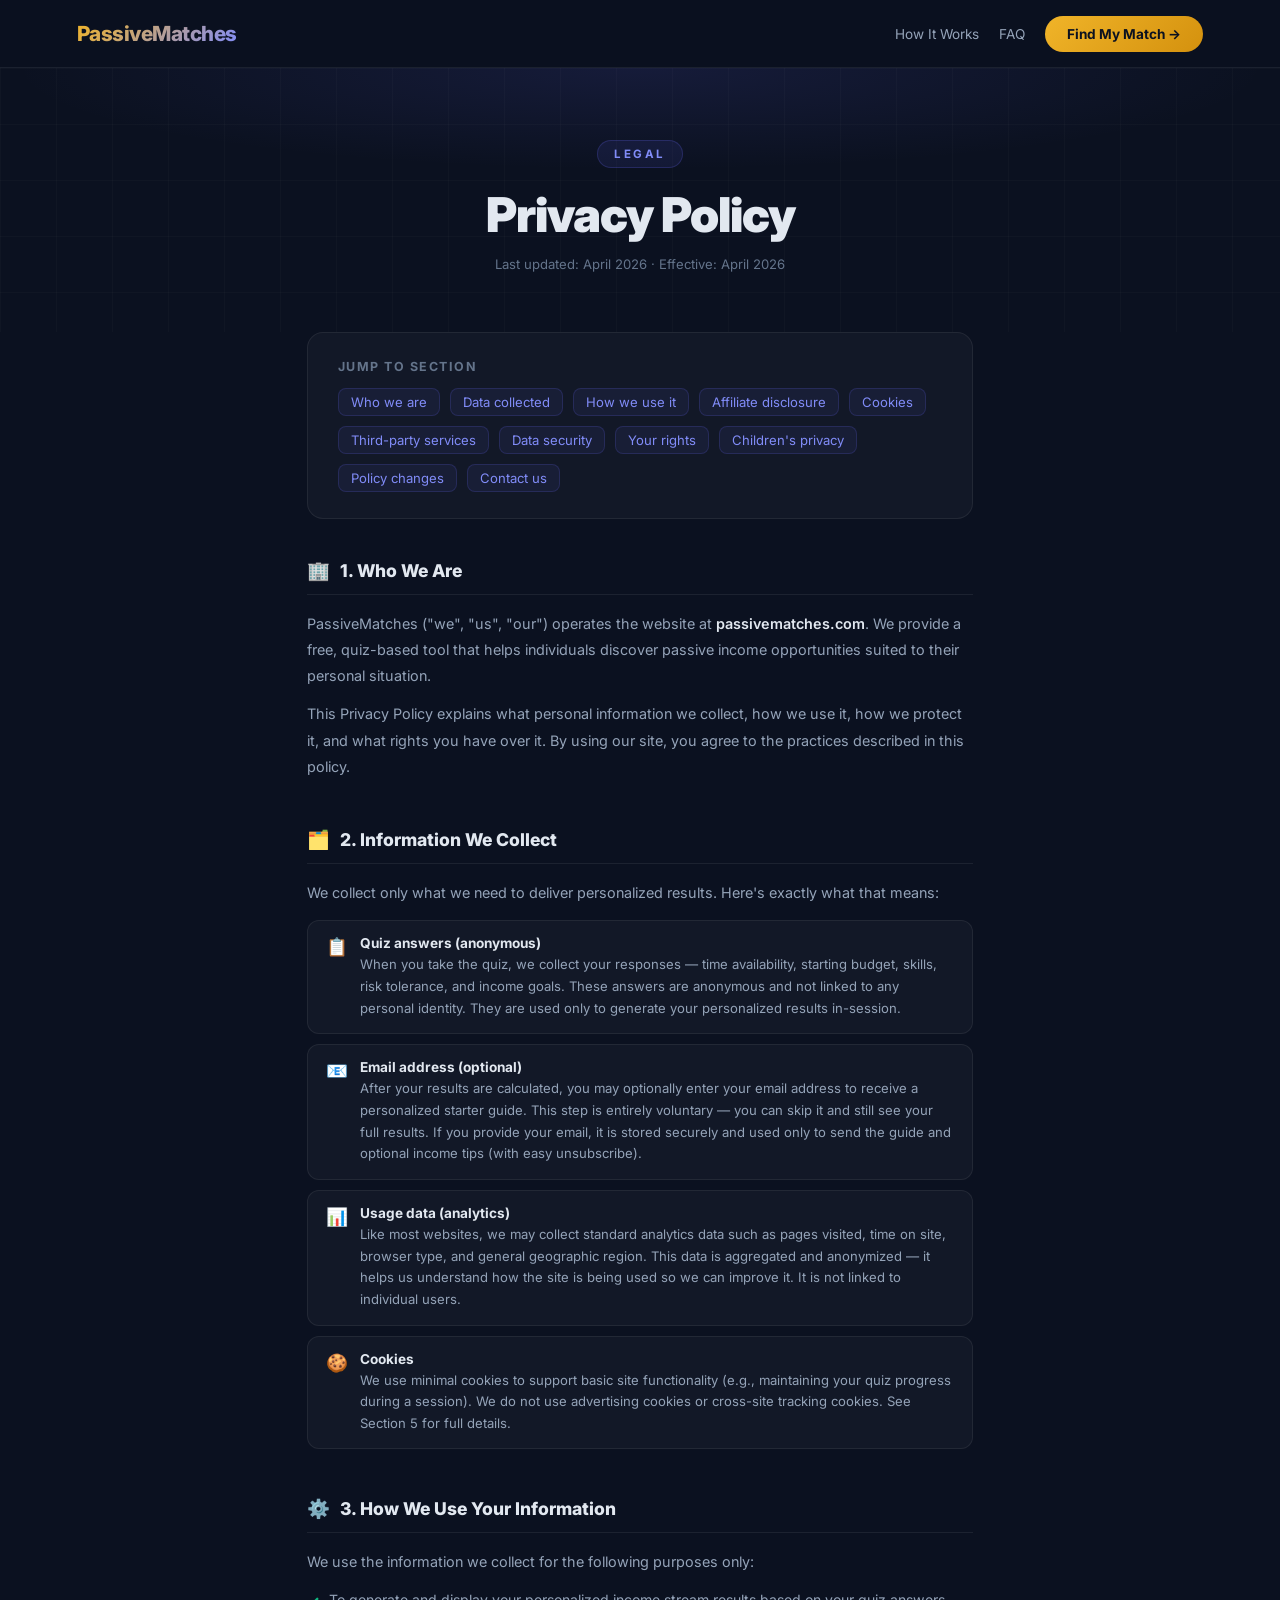
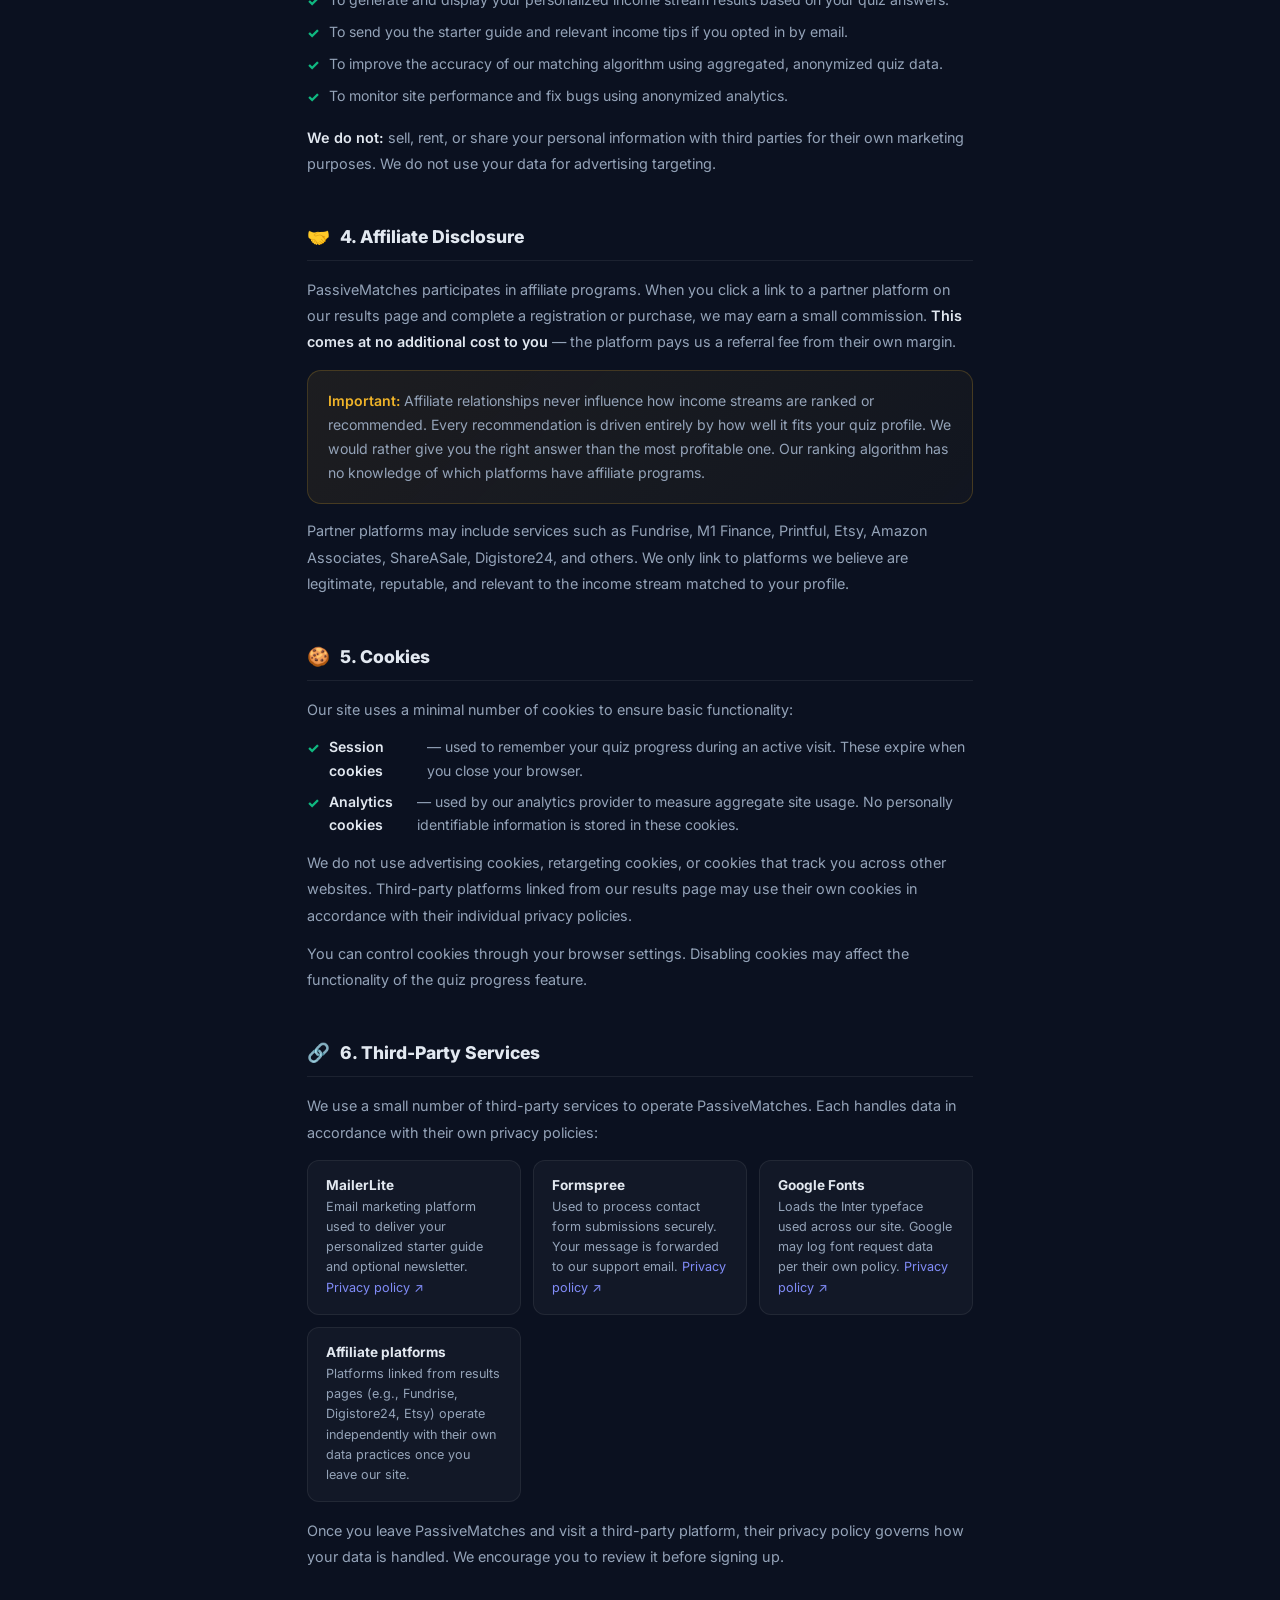
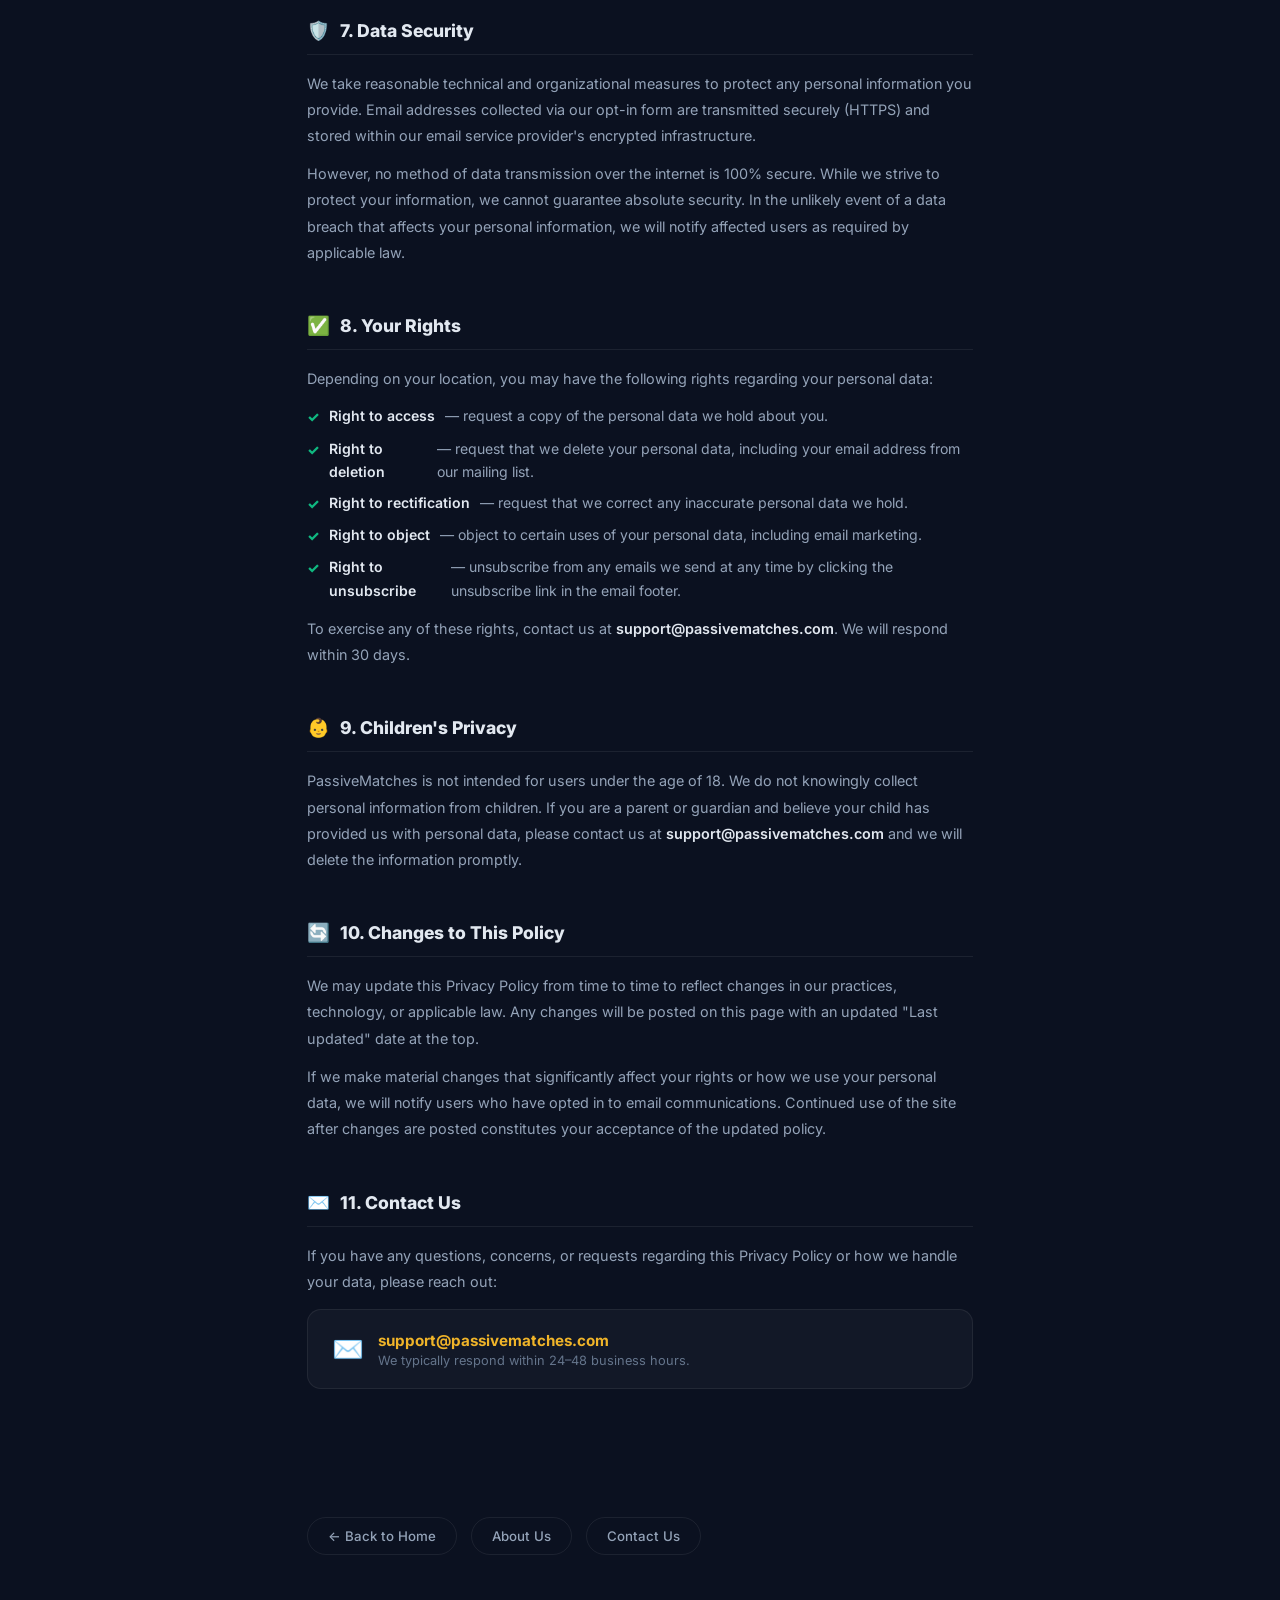
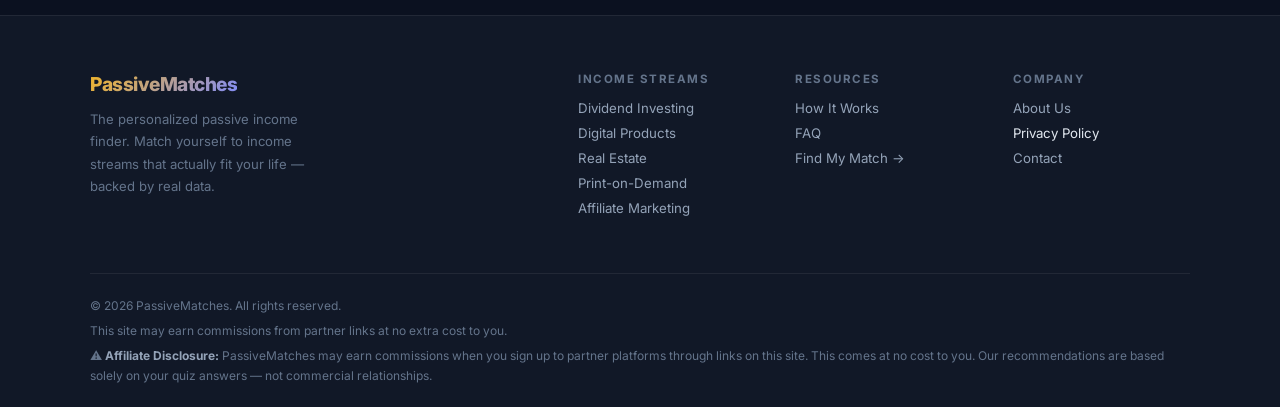
<file: privacy.html>
<!DOCTYPE html>
<html lang="en">
<head>
  <meta charset="UTF-8" />
  <meta name="viewport" content="width=device-width, initial-scale=1.0"/>
  <title>Privacy Policy — PassiveMatches</title>
  <meta name="description" content="PassiveMatches Privacy Policy — how we collect, use, and protect your data, our affiliate disclosure, and your rights.">
  <link rel="preconnect" href="https://fonts.googleapis.com">
  <link rel="preconnect" href="https://fonts.gstatic.com" crossorigin>
  <link href="https://fonts.googleapis.com/css2?family=Inter:wght@300;400;500;600;700;800;900&display=swap" rel="stylesheet">
  <style>
    *, *::before, *::after { box-sizing: border-box; margin: 0; padding: 0; }
    :root {
      --navy:    #0b1120;
      --navy2:   #111827;
      --navy3:   #1a2540;
      --gold:    #f0b429;
      --gold2:   #ffd166;
      --accent:  #6366f1;
      --accent2: #818cf8;
      --green:   #10b981;
      --text:    #e2e8f0;
      --text2:   #94a3b8;
      --text3:   #64748b;
      --border:  rgba(255,255,255,0.07);
      --card:    rgba(255,255,255,0.03);
    }
    html { scroll-behavior: smooth; }
    body { font-family: 'Inter', sans-serif; background: var(--navy); color: var(--text); min-height: 100vh; overflow-x: hidden; display: flex; flex-direction: column; }

    /* ─── NAV ─── */
    nav {
      position: fixed; top: 0; left: 0; right: 0; z-index: 100;
      display: flex; align-items: center; justify-content: space-between;
      padding: 0 6%; height: 68px;
      background: rgba(11,17,32,0.92); backdrop-filter: blur(24px);
      border-bottom: 1px solid var(--border);
    }
    .logo { font-size: 1.3rem; font-weight: 800; letter-spacing: -0.5px;
      background: linear-gradient(135deg, var(--gold), var(--accent2));
      -webkit-background-clip: text; -webkit-text-fill-color: transparent;
      text-decoration: none; }
    .nav-right { display: flex; align-items: center; gap: 20px; }
    .nav-link { font-size: 0.85rem; color: var(--text2); text-decoration: none; transition: color 0.2s; }
    .nav-link:hover { color: var(--text); }
    .nav-cta {
      background: linear-gradient(135deg, var(--gold), #d4910e);
      color: #0b1120; font-weight: 700; font-size: 0.85rem;
      padding: 10px 22px; border-radius: 50px; border: none; cursor: pointer;
      transition: transform 0.2s, box-shadow 0.2s; text-decoration: none;
      display: inline-block;
    }
    .nav-cta:hover { transform: translateY(-1px); box-shadow: 0 8px 24px rgba(240,180,41,0.35); }

    /* ─── MAIN ─── */
    main { flex: 1; padding-top: 68px; }

    /* ─── HERO BANNER ─── */
    .page-hero {
      position: relative; overflow: hidden;
      padding: 72px 6% 60px; text-align: center;
    }
    .page-hero-bg {
      position: absolute; inset: 0; z-index: 0;
      background: radial-gradient(ellipse 70% 55% at 50% 0%, rgba(99,102,241,0.12) 0%, transparent 70%);
    }
    .page-hero-grid {
      position: absolute; inset: 0; z-index: 0;
      background-image: linear-gradient(rgba(255,255,255,0.018) 1px, transparent 1px),
                        linear-gradient(90deg, rgba(255,255,255,0.018) 1px, transparent 1px);
      background-size: 56px 56px;
    }
    .page-hero-content { position: relative; z-index: 1; max-width: 640px; margin: 0 auto; }
    .page-label {
      display: inline-block; font-size: 0.72rem; font-weight: 700;
      letter-spacing: 2.5px; text-transform: uppercase; color: var(--accent2);
      background: rgba(99,102,241,0.1); border: 1px solid rgba(99,102,241,0.22);
      border-radius: 50px; padding: 6px 16px; margin-bottom: 20px;
    }
    .page-hero h1 {
      font-size: clamp(1.9rem, 4.5vw, 3rem); font-weight: 900;
      letter-spacing: -1px; line-height: 1.12; margin-bottom: 14px;
    }
    .page-meta { font-size: 0.82rem; color: var(--text3); margin-top: 8px; }

    /* ─── TABLE OF CONTENTS ─── */
    .toc-wrap { max-width: 820px; margin: 0 auto; padding: 0 6% 40px; }
    .toc-card {
      background: var(--card); border: 1px solid var(--border);
      border-radius: 16px; padding: 26px 30px;
    }
    .toc-card h3 { font-size: 0.78rem; font-weight: 700; text-transform: uppercase; letter-spacing: 1.5px; color: var(--text3); margin-bottom: 14px; }
    .toc-list { display: flex; flex-wrap: wrap; gap: 10px; }
    .toc-link {
      font-size: 0.82rem; color: var(--accent2); text-decoration: none;
      background: rgba(99,102,241,0.08); border: 1px solid rgba(99,102,241,0.18);
      border-radius: 8px; padding: 5px 12px; transition: background 0.2s, border-color 0.2s;
    }
    .toc-link:hover { background: rgba(99,102,241,0.15); border-color: rgba(99,102,241,0.3); }

    /* ─── CONTENT ─── */
    .content-wrap { max-width: 820px; margin: 0 auto; padding: 0 6% 80px; }
    .policy-section { margin-bottom: 48px; scroll-margin-top: 88px; }
    .policy-section h2 {
      font-size: 1.1rem; font-weight: 800; color: var(--text);
      margin-bottom: 16px; padding-bottom: 12px;
      border-bottom: 1px solid var(--border);
      display: flex; align-items: center; gap: 10px;
    }
    .policy-section h2 .s-icon { font-size: 1.15rem; }
    .policy-section p {
      font-size: 0.9rem; color: var(--text2); line-height: 1.82;
    }
    .policy-section p + p { margin-top: 12px; }
    .policy-section strong { color: var(--text); font-weight: 600; }
    .policy-section a { color: var(--accent2); text-decoration: none; }
    .policy-section a:hover { text-decoration: underline; }

    /* inline data list */
    .data-list { margin: 14px 0; display: flex; flex-direction: column; gap: 10px; }
    .data-item {
      background: var(--card); border: 1px solid var(--border);
      border-radius: 12px; padding: 14px 18px;
      display: flex; gap: 12px; align-items: flex-start;
    }
    .data-item .di-icon { font-size: 1.1rem; flex-shrink: 0; margin-top: 1px; }
    .data-item .di-body {}
    .data-item .di-title { font-size: 0.85rem; font-weight: 700; color: var(--text); margin-bottom: 3px; }
    .data-item .di-desc { font-size: 0.82rem; color: var(--text2); line-height: 1.65; }

    /* rights list */
    .rights-list { margin: 14px 0; display: flex; flex-direction: column; gap: 8px; }
    .rights-list li {
      list-style: none; font-size: 0.88rem; color: var(--text2); line-height: 1.65;
      display: flex; align-items: flex-start; gap: 10px;
    }
    .rights-list li::before { content: '✓'; color: var(--green); font-weight: 800; flex-shrink: 0; margin-top: 1px; }

    /* affiliate highlight */
    .affiliate-note {
      background: linear-gradient(135deg, rgba(240,180,41,0.08), rgba(240,180,41,0.03));
      border: 1px solid rgba(240,180,41,0.2);
      border-radius: 14px; padding: 18px 20px; margin: 14px 0;
      font-size: 0.88rem; color: var(--text2); line-height: 1.72;
    }
    .affiliate-note strong { color: var(--gold); }

    /* third-party services */
    .third-party-grid { display: grid; grid-template-columns: repeat(auto-fit, minmax(200px, 1fr)); gap: 12px; margin-top: 14px; }
    .tp-card {
      background: var(--card); border: 1px solid var(--border);
      border-radius: 12px; padding: 16px 18px;
    }
    .tp-card .tp-name { font-size: 0.85rem; font-weight: 700; color: var(--text); margin-bottom: 4px; }
    .tp-card .tp-desc { font-size: 0.79rem; color: var(--text2); line-height: 1.6; }

    /* contact card */
    .contact-card {
      background: var(--card); border: 1px solid var(--border);
      border-radius: 14px; padding: 20px 24px; margin-top: 14px;
      display: flex; align-items: center; gap: 14px; flex-wrap: wrap;
    }
    .contact-card .cc-icon { font-size: 1.6rem; flex-shrink: 0; }
    .contact-card .cc-email { font-size: 0.95rem; font-weight: 700; color: var(--gold); text-decoration: none; }
    .contact-card .cc-email:hover { text-decoration: underline; }
    .contact-card .cc-note { font-size: 0.8rem; color: var(--text3); margin-top: 3px; }

    /* ─── FOOTER NAV ─── */
    .page-footer-nav {
      max-width: 820px; margin: 0 auto; padding: 0 6% 60px;
      display: flex; gap: 14px; flex-wrap: wrap;
    }
    .btn-ghost {
      background: transparent; border: 1px solid var(--border); color: var(--text2);
      font-size: 0.83rem; font-weight: 500; padding: 10px 20px; border-radius: 50px;
      cursor: pointer; transition: all 0.2s; font-family: inherit; text-decoration: none;
      display: inline-block;
    }
    .btn-ghost:hover { border-color: rgba(255,255,255,0.2); color: var(--text); }

    /* ─── FOOTER ─── */
    footer {
      background: var(--navy2); border-top: 1px solid var(--border);
      padding: 56px 6% 0;
    }
    .footer-inner { max-width: 1100px; margin: 0 auto; display: flex; gap: 60px; flex-wrap: wrap; padding-bottom: 48px; }
    .footer-brand { flex: 1.4; min-width: 200px; }
    .footer-logo {
      font-size: 1.2rem; font-weight: 800; letter-spacing: -0.5px; margin-bottom: 12px;
      background: linear-gradient(135deg, var(--gold), var(--accent2));
      -webkit-background-clip: text; -webkit-text-fill-color: transparent;
      display: inline-block;
    }
    .footer-brand p { font-size: 0.82rem; color: var(--text3); line-height: 1.7; max-width: 240px; }
    .footer-links { flex: 2; display: flex; gap: 40px; flex-wrap: wrap; }
    .footer-col { flex: 1; min-width: 110px; }
    .footer-col h5 { font-size: 0.72rem; font-weight: 700; text-transform: uppercase; letter-spacing: 1.5px; color: var(--text3); margin-bottom: 14px; }
    .footer-col a { display: block; font-size: 0.83rem; color: var(--text2); text-decoration: none; margin-bottom: 9px; transition: color 0.2s; }
    .footer-col a:hover { color: var(--text); }
    .footer-bottom {
      border-top: 1px solid var(--border); padding: 22px 0;
      max-width: 1100px; margin: 0 auto; display: flex; flex-direction: column; gap: 6px;
    }
    .footer-bottom p { font-size: 0.75rem; color: var(--text3); line-height: 1.6; }

    /* ─── RESPONSIVE ─── */
    @media(max-width: 640px) {
      .page-hero { padding: 60px 5% 48px; }
      .toc-wrap, .content-wrap, .page-footer-nav { padding-left: 5%; padding-right: 5%; }
      .footer-inner { gap: 36px; }
      .footer-links { gap: 24px; }
      nav { padding: 0 5%; }
      .nav-right .nav-link { display: none; }
    }
  </style>
</head>
<body>

  <!-- ── NAV ── -->
  <nav>
    <a class="logo" href="/">PassiveMatches</a>
    <div class="nav-right">
      <a class="nav-link" href="/#how-it-works">How It Works</a>
      <a class="nav-link" href="/#faq">FAQ</a>
      <a class="nav-cta" href="/#start-quiz">Find My Match →</a>
    </div>
  </nav>

  <main>

    <!-- ── HERO ── -->
    <div class="page-hero">
      <div class="page-hero-bg"></div>
      <div class="page-hero-grid"></div>
      <div class="page-hero-content">
        <div class="page-label">Legal</div>
        <h1>Privacy Policy</h1>
        <p class="page-meta">Last updated: April 2026 · Effective: April 2026</p>
      </div>
    </div>

    <!-- ── TABLE OF CONTENTS ── -->
    <div class="toc-wrap">
      <div class="toc-card">
        <h3>Jump to section</h3>
        <div class="toc-list">
          <a class="toc-link" href="#who-we-are">Who we are</a>
          <a class="toc-link" href="#data-collected">Data collected</a>
          <a class="toc-link" href="#how-we-use">How we use it</a>
          <a class="toc-link" href="#affiliate">Affiliate disclosure</a>
          <a class="toc-link" href="#cookies">Cookies</a>
          <a class="toc-link" href="#third-parties">Third-party services</a>
          <a class="toc-link" href="#data-security">Data security</a>
          <a class="toc-link" href="#your-rights">Your rights</a>
          <a class="toc-link" href="#children">Children's privacy</a>
          <a class="toc-link" href="#changes">Policy changes</a>
          <a class="toc-link" href="#contact">Contact us</a>
        </div>
      </div>
    </div>

    <div class="content-wrap">

      <!-- 1. WHO WE ARE -->
      <div class="policy-section" id="who-we-are">
        <h2><span class="s-icon">🏢</span> 1. Who We Are</h2>
        <p>PassiveMatches ("we", "us", "our") operates the website at <strong>passivematches.com</strong>. We provide a free, quiz-based tool that helps individuals discover passive income opportunities suited to their personal situation.</p>
        <p>This Privacy Policy explains what personal information we collect, how we use it, how we protect it, and what rights you have over it. By using our site, you agree to the practices described in this policy.</p>
      </div>

      <!-- 2. DATA COLLECTED -->
      <div class="policy-section" id="data-collected">
        <h2><span class="s-icon">🗂️</span> 2. Information We Collect</h2>
        <p>We collect only what we need to deliver personalized results. Here's exactly what that means:</p>
        <div class="data-list">
          <div class="data-item">
            <div class="di-icon">📋</div>
            <div class="di-body">
              <div class="di-title">Quiz answers (anonymous)</div>
              <div class="di-desc">When you take the quiz, we collect your responses — time availability, starting budget, skills, risk tolerance, and income goals. These answers are anonymous and not linked to any personal identity. They are used only to generate your personalized results in-session.</div>
            </div>
          </div>
          <div class="data-item">
            <div class="di-icon">📧</div>
            <div class="di-body">
              <div class="di-title">Email address (optional)</div>
              <div class="di-desc">After your results are calculated, you may optionally enter your email address to receive a personalized starter guide. This step is entirely voluntary — you can skip it and still see your full results. If you provide your email, it is stored securely and used only to send the guide and optional income tips (with easy unsubscribe).</div>
            </div>
          </div>
          <div class="data-item">
            <div class="di-icon">📊</div>
            <div class="di-body">
              <div class="di-title">Usage data (analytics)</div>
              <div class="di-desc">Like most websites, we may collect standard analytics data such as pages visited, time on site, browser type, and general geographic region. This data is aggregated and anonymized — it helps us understand how the site is being used so we can improve it. It is not linked to individual users.</div>
            </div>
          </div>
          <div class="data-item">
            <div class="di-icon">🍪</div>
            <div class="di-body">
              <div class="di-title">Cookies</div>
              <div class="di-desc">We use minimal cookies to support basic site functionality (e.g., maintaining your quiz progress during a session). We do not use advertising cookies or cross-site tracking cookies. See Section 5 for full details.</div>
            </div>
          </div>
        </div>
      </div>

      <!-- 3. HOW WE USE IT -->
      <div class="policy-section" id="how-we-use">
        <h2><span class="s-icon">⚙️</span> 3. How We Use Your Information</h2>
        <p>We use the information we collect for the following purposes only:</p>
        <ul class="rights-list" style="margin-top:12px;">
          <li>To generate and display your personalized income stream results based on your quiz answers.</li>
          <li>To send you the starter guide and relevant income tips if you opted in by email.</li>
          <li>To improve the accuracy of our matching algorithm using aggregated, anonymized quiz data.</li>
          <li>To monitor site performance and fix bugs using anonymized analytics.</li>
        </ul>
        <p style="margin-top:16px;"><strong>We do not:</strong> sell, rent, or share your personal information with third parties for their own marketing purposes. We do not use your data for advertising targeting.</p>
      </div>

      <!-- 4. AFFILIATE DISCLOSURE -->
      <div class="policy-section" id="affiliate">
        <h2><span class="s-icon">🤝</span> 4. Affiliate Disclosure</h2>
        <p>PassiveMatches participates in affiliate programs. When you click a link to a partner platform on our results page and complete a registration or purchase, we may earn a small commission. <strong>This comes at no additional cost to you</strong> — the platform pays us a referral fee from their own margin.</p>
        <div class="affiliate-note">
          <strong>Important:</strong> Affiliate relationships never influence how income streams are ranked or recommended. Every recommendation is driven entirely by how well it fits your quiz profile. We would rather give you the right answer than the most profitable one. Our ranking algorithm has no knowledge of which platforms have affiliate programs.
        </div>
        <p>Partner platforms may include services such as Fundrise, M1 Finance, Printful, Etsy, Amazon Associates, ShareASale, Digistore24, and others. We only link to platforms we believe are legitimate, reputable, and relevant to the income stream matched to your profile.</p>
      </div>

      <!-- 5. COOKIES -->
      <div class="policy-section" id="cookies">
        <h2><span class="s-icon">🍪</span> 5. Cookies</h2>
        <p>Our site uses a minimal number of cookies to ensure basic functionality:</p>
        <ul class="rights-list" style="margin-top:12px;">
          <li><strong>Session cookies</strong> — used to remember your quiz progress during an active visit. These expire when you close your browser.</li>
          <li><strong>Analytics cookies</strong> — used by our analytics provider to measure aggregate site usage. No personally identifiable information is stored in these cookies.</li>
        </ul>
        <p style="margin-top:12px;">We do not use advertising cookies, retargeting cookies, or cookies that track you across other websites. Third-party platforms linked from our results page may use their own cookies in accordance with their individual privacy policies.</p>
        <p style="margin-top:12px;">You can control cookies through your browser settings. Disabling cookies may affect the functionality of the quiz progress feature.</p>
      </div>

      <!-- 6. THIRD-PARTY SERVICES -->
      <div class="policy-section" id="third-parties">
        <h2><span class="s-icon">🔗</span> 6. Third-Party Services</h2>
        <p>We use a small number of third-party services to operate PassiveMatches. Each handles data in accordance with their own privacy policies:</p>
        <div class="third-party-grid">
          <div class="tp-card">
            <div class="tp-name">MailerLite</div>
            <div class="tp-desc">Email marketing platform used to deliver your personalized starter guide and optional newsletter. <a href="https://www.mailerlite.com/legal/privacy-policy" target="_blank" rel="noopener">Privacy policy ↗</a></div>
          </div>
          <div class="tp-card">
            <div class="tp-name">Formspree</div>
            <div class="tp-desc">Used to process contact form submissions securely. Your message is forwarded to our support email. <a href="https://formspree.io/legal/privacy-policy/" target="_blank" rel="noopener">Privacy policy ↗</a></div>
          </div>
          <div class="tp-card">
            <div class="tp-name">Google Fonts</div>
            <div class="tp-desc">Loads the Inter typeface used across our site. Google may log font request data per their own policy. <a href="https://policies.google.com/privacy" target="_blank" rel="noopener">Privacy policy ↗</a></div>
          </div>
          <div class="tp-card">
            <div class="tp-name">Affiliate platforms</div>
            <div class="tp-desc">Platforms linked from results pages (e.g., Fundrise, Digistore24, Etsy) operate independently with their own data practices once you leave our site.</div>
          </div>
        </div>
        <p style="margin-top:16px;">Once you leave PassiveMatches and visit a third-party platform, their privacy policy governs how your data is handled. We encourage you to review it before signing up.</p>
      </div>

      <!-- 7. DATA SECURITY -->
      <div class="policy-section" id="data-security">
        <h2><span class="s-icon">🛡️</span> 7. Data Security</h2>
        <p>We take reasonable technical and organizational measures to protect any personal information you provide. Email addresses collected via our opt-in form are transmitted securely (HTTPS) and stored within our email service provider's encrypted infrastructure.</p>
        <p>However, no method of data transmission over the internet is 100% secure. While we strive to protect your information, we cannot guarantee absolute security. In the unlikely event of a data breach that affects your personal information, we will notify affected users as required by applicable law.</p>
      </div>

      <!-- 8. YOUR RIGHTS -->
      <div class="policy-section" id="your-rights">
        <h2><span class="s-icon">✅</span> 8. Your Rights</h2>
        <p>Depending on your location, you may have the following rights regarding your personal data:</p>
        <ul class="rights-list" style="margin-top:12px;">
          <li><strong>Right to access</strong> — request a copy of the personal data we hold about you.</li>
          <li><strong>Right to deletion</strong> — request that we delete your personal data, including your email address from our mailing list.</li>
          <li><strong>Right to rectification</strong> — request that we correct any inaccurate personal data we hold.</li>
          <li><strong>Right to object</strong> — object to certain uses of your personal data, including email marketing.</li>
          <li><strong>Right to unsubscribe</strong> — unsubscribe from any emails we send at any time by clicking the unsubscribe link in the email footer.</li>
        </ul>
        <p style="margin-top:12px;">To exercise any of these rights, contact us at <strong>support@passivematches.com</strong>. We will respond within 30 days.</p>
      </div>

      <!-- 9. CHILDREN -->
      <div class="policy-section" id="children">
        <h2><span class="s-icon">👶</span> 9. Children's Privacy</h2>
        <p>PassiveMatches is not intended for users under the age of 18. We do not knowingly collect personal information from children. If you are a parent or guardian and believe your child has provided us with personal data, please contact us at <strong>support@passivematches.com</strong> and we will delete the information promptly.</p>
      </div>

      <!-- 10. CHANGES -->
      <div class="policy-section" id="changes">
        <h2><span class="s-icon">🔄</span> 10. Changes to This Policy</h2>
        <p>We may update this Privacy Policy from time to time to reflect changes in our practices, technology, or applicable law. Any changes will be posted on this page with an updated "Last updated" date at the top.</p>
        <p>If we make material changes that significantly affect your rights or how we use your personal data, we will notify users who have opted in to email communications. Continued use of the site after changes are posted constitutes your acceptance of the updated policy.</p>
      </div>

      <!-- 11. CONTACT -->
      <div class="policy-section" id="contact">
        <h2><span class="s-icon">✉️</span> 11. Contact Us</h2>
        <p>If you have any questions, concerns, or requests regarding this Privacy Policy or how we handle your data, please reach out:</p>
        <div class="contact-card">
          <div class="cc-icon">✉️</div>
          <div>
            <a class="cc-email" href="mailto:support@passivematches.com">support@passivematches.com</a>
            <div class="cc-note">We typically respond within 24–48 business hours.</div>
          </div>
        </div>
      </div>

    </div>

    <!-- ── BOTTOM NAV ── -->
    <div class="page-footer-nav">
      <a class="btn-ghost" href="/">← Back to Home</a>
      <a class="btn-ghost" href="/about">About Us</a>
      <a class="btn-ghost" href="/contact">Contact Us</a>
    </div>

  </main>

  <!-- ── FOOTER ── -->
  <footer>
    <div class="footer-inner">
      <div class="footer-brand">
        <div class="footer-logo">PassiveMatches</div>
        <p>The personalized passive income finder. Match yourself to income streams that actually fit your life — backed by real data.</p>
      </div>
      <div class="footer-links">
        <div class="footer-col">
          <h5>Income Streams</h5>
          <a href="/">Dividend Investing</a>
          <a href="/">Digital Products</a>
          <a href="/">Real Estate</a>
          <a href="/">Print-on-Demand</a>
          <a href="/">Affiliate Marketing</a>
        </div>
        <div class="footer-col">
          <h5>Resources</h5>
          <a href="/">How It Works</a>
          <a href="/">FAQ</a>
          <a href="/">Find My Match →</a>
        </div>
        <div class="footer-col">
          <h5>Company</h5>
          <a href="/about">About Us</a>
          <a href="/privacy" style="color:var(--text);">Privacy Policy</a>
          <a href="/contact">Contact</a>
        </div>
      </div>
    </div>
    <div class="footer-bottom">
      <p>© 2026 PassiveMatches. All rights reserved.</p>
      <p>This site may earn commissions from partner links at no extra cost to you.</p>
      <p>⚠️ <strong style="color:var(--text2);">Affiliate Disclosure:</strong> PassiveMatches may earn commissions when you sign up to partner platforms through links on this site. This comes at no cost to you. Our recommendations are based solely on your quiz answers — not commercial relationships.</p>
    </div>
  </footer>

</body>
</html>
</file>
